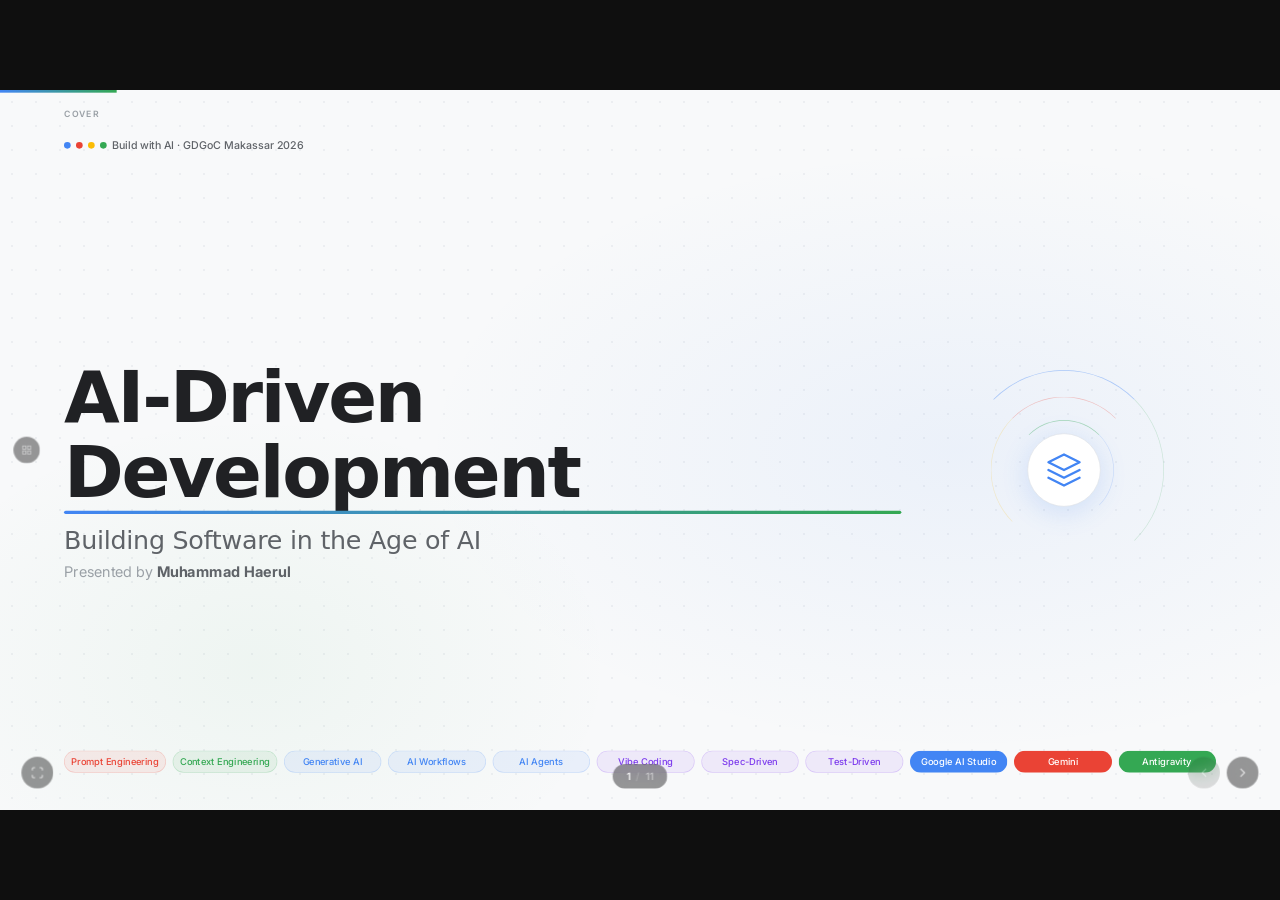
<file: base.html>
<!DOCTYPE html>
<html lang="en">

<head>
  <meta charset="UTF-8" />
  <meta name="viewport" content="width=device-width, initial-scale=1.0" />
  <title>AI-Driven Development — GDGoC Makassar 2026</title>
  <link rel="preconnect" href="https://fonts.googleapis.com" />
  <link rel="preconnect" href="https://fonts.gstatic.com" crossorigin />
  <link
    href="https://fonts.googleapis.com/css2?family=Google+Sans:wght@400;500;700&family=Google+Sans+Display:wght@400;700&family=DM+Mono:wght@400;500&family=Inter:wght@300;400;500;600&display=swap"
    rel="stylesheet" />
  <link rel="stylesheet" href="base.css" />
</head>

<body>

  <div class="slide-scaler" id="slideScaler">

    <div class="progress-bar" id="progressBar"></div>

    <div class="slide-counter" id="slideCounter">
      <span id="currentSlide">1</span>
      <span class="divider">/</span>
      <span id="totalSlides">11</span>
    </div>

    <div class="nav-controls">
      <button class="nav-btn" id="prevBtn" onclick="prevSlide()">
        <svg width="22" height="22" viewBox="0 0 24 24" fill="none" stroke="currentColor" stroke-width="2"
          stroke-linecap="round" stroke-linejoin="round">
          <polyline points="15 18 9 12 15 6"></polyline>
        </svg>
      </button>
      <button class="nav-btn" id="nextBtn" onclick="nextSlide()">
        <svg width="22" height="22" viewBox="0 0 24 24" fill="none" stroke="currentColor" stroke-width="2"
          stroke-linecap="round" stroke-linejoin="round">
          <polyline points="9 18 15 12 9 6"></polyline>
        </svg>
      </button>
    </div>

    <button class="fullscreen-btn" id="fullscreenBtn" onclick="toggleFullscreen()">
      <svg width="20" height="20" viewBox="0 0 24 24" fill="none" stroke="currentColor" stroke-width="2">
        <path d="M8 3H5a2 2 0 0 0-2 2v3m18 0V5a2 2 0 0 0-2-2h-3m0 18h3a2 2 0 0 0 2-2v-3M3 16v3a2 2 0 0 0 2 2h3" />
      </svg>
    </button>

    <div class="slides-container" id="slidesContainer">

      <!-- SLIDE 1 — COVER -->
      <section class="slide slide-cover active" id="slide-1">
        <div class="slide-label">Cover</div>
        <div class="cover-bg">
          <div class="cover-dots"></div>
          <div class="cover-gradient"></div>
        </div>
        <div class="slide-content cover-layout">
          <div class="cover-meta">
            <div class="event-badge">
              <span class="gdg-dot dot-blue"></span>
              <span class="gdg-dot dot-red"></span>
              <span class="gdg-dot dot-yellow"></span>
              <span class="gdg-dot dot-green"></span>
              <span class="event-text">Build with AI · GDGoC Makassar 2026</span>
            </div>
          </div>
          <div class="cover-body">
            <div class="cover-headline">
              <h1 class="cover-title">
                <span class="title-line accent-underline">AI-Driven Development</span>
              </h1>
              <h2 class="cover-subtitle">Building Software in the Age of AI</h2>
              <p class="cover-presenter">Presented by <strong>Muhammad Haerul</strong></p>
            </div>
            <div class="cover-visual">
              <div class="ai-orb">
                <div class="orb-ring ring-1"></div>
                <div class="orb-ring ring-2"></div>
                <div class="orb-ring ring-3"></div>
                <div class="orb-core">
                  <svg width="56" height="56" viewBox="0 0 24 24" fill="none">
                    <path d="M12 2L2 7l10 5 10-5-10-5zM2 17l10 5 10-5M2 12l10 5 10-5" stroke="#4285F4"
                      stroke-width="1.5" stroke-linecap="round" stroke-linejoin="round" />
                  </svg>
                </div>
              </div>
            </div>
          </div>
          <!-- Tags footer -->
          <div class="cover-tags-footer">
            <div class="cover-tags-footer-row">
              <span class="tag tag-red">Prompt Engineering</span>
              <span class="tag tag-green">Context Engineering</span>
              <span class="tag tag-blue">Generative AI</span>
              <span class="tag tag-blue">AI Workflows</span>
              <span class="tag tag-blue">AI Agents</span>
              <span class="tag tag-purple">Vibe Coding</span>
              <span class="tag tag-purple">Spec-Driven</span>
              <span class="tag tag-purple">Test-Driven</span>
              <span class="tag tag-google-solid tag-gai">Google AI Studio</span>
              <span class="tag tag-google-solid tag-gem">Gemini</span>
              <span class="tag tag-google-solid tag-anti">Antigravity</span>
              <span class="cover-tags-spacer"></span>
            </div>
          </div>
        </div>
      </section>

      <!-- SLIDE 2 — SPEAKER INTRO (Redesigned) -->
      <section class="slide slide-speaker" id="slide-2">
        <div class="slide-label">Speaker Introduction</div>
        <div class="spk-bg">
          <div class="spk-bg-grid"></div>
          <div class="spk-bg-glow-left"></div>
          <div class="spk-bg-glow-right"></div>
        </div>
        <div class="slide-content spk-layout">

          <!-- LEFT — Identity card -->
          <div class="spk-identity">
            <div class="spk-card">
              <div class="spk-avatar-wrap">
                <div class="spk-avatar-ring"></div>
                <div class="spk-avatar">
                  <img src="assets/images/muhammad haerul_formal photo.png" alt="Muhammad Haerul"
                    onerror="this.style.display='none'" />
                </div>
              </div>
              <div class="spk-name-block">
                <h2 class="spk-name">Muhammad Haerul, S.Kom</h2>
                <p class="spk-title-role">AI Engineer · 4 Years of Experience</p>
              </div>
              <div class="spk-edu-badge">
                <svg width="15" height="15" viewBox="0 0 24 24" fill="none" stroke="currentColor" stroke-width="2">
                  <path d="M4 4h16c1.1 0 2 .9 2 2v12c0 1.1-.9 2-2 2H4c-1.1 0-2-.9-2-2V6c0-1.1.9-2 2-2z" />
                  <polyline points="22,6 12,13 2,6" />
                </svg>
                <span>haerulmuhammad01@gmail.com</span>
              </div>
              <div class="spk-socials">
                <a href="https://github.com/muhammadhaerul25" target="_blank" class="spk-social-pill">
                  <svg width="13" height="13" viewBox="0 0 24 24" fill="none" stroke="currentColor" stroke-width="2">
                    <path
                      d="M9 19c-5 1.5-5-2.5-7-3m14 6v-3.87a3.37 3.37 0 0 0-.94-2.61c3.14-.35 6.44-1.54 6.44-7A5.44 5.44 0 0 0 20 4.77 5.07 5.07 0 0 0 19.91 1S18.73.65 16 2.48a13.38 13.38 0 0 0-7 0C6.27.65 5.09 1 5.09 1A5.07 5.07 0 0 0 5 4.77a5.44 5.44 0 0 0-1.5 3.78c0 5.42 3.3 6.61 6.44 7A3.37 3.37 0 0 0 9 18.13V22" />
                  </svg>
                  github.com/muhammadhaerul25
                </a>
                <a href="https://www.linkedin.com/in/muhammadhaerul" target="_blank"
                  class="spk-social-pill spk-social-accent">
                  <svg width="13" height="13" viewBox="0 0 24 24" fill="none" stroke="currentColor" stroke-width="2">
                    <path d="M16 8a6 6 0 0 1 6 6v7h-4v-7a2 2 0 0 0-2-2 2 2 0 0 0-2 2v7h-4v-7a6 6 0 0 1 6-6z" />
                    <rect x="2" y="9" width="4" height="12" />
                    <circle cx="4" cy="4" r="2" />
                  </svg>
                  linkedin.com/in/muhammadhaerul
                </a>
                <span class="spk-social-pill">
                  <svg width="13" height="13" viewBox="0 0 24 24" fill="none" stroke="currentColor" stroke-width="2">
                    <rect x="2" y="2" width="20" height="20" rx="5" ry="5" />
                    <path d="M16 11.37A4 4 0 1 1 12.63 8 4 4 0 0 1 16 11.37z" />
                    <line x1="17.5" y1="6.5" x2="17.51" y2="6.5" />
                  </svg>
                  @muhammadhaerul.25
                </span>
              </div>
            </div>
          </div>

          <!-- RIGHT — Education + Experience + Awards + Speakership -->
          <div class="spk-details spk-details-scrollable">

            <!-- Education -->
            <div class="spk-section">
              <div class="spk-section-header">
                <span class="spk-section-label">Education</span>
                <div class="spk-section-line"></div>
              </div>
              <div class="spk-timeline">
                <div class="spk-tl-item">
                  <div class="spk-tl-meta"><span class="spk-tl-year">2020</span></div>
                  <div class="spk-tl-dot" style="background:#4285F4"></div>
                  <div class="spk-tl-content">
                    <span class="spk-tl-role">Bachelor of Computer Science</span>
                    <span class="spk-tl-org">Universitas Hasanuddin</span>
                  </div>
                </div>
              </div>
            </div>

            <!-- Professional Experience -->
            <div class="spk-section">
              <div class="spk-section-header">
                <span class="spk-section-label">Professional Experience</span>
                <div class="spk-section-line"></div>
              </div>
              <div class="spk-timeline">
                <div class="spk-tl-item">
                  <div class="spk-tl-meta"><span class="spk-tl-year present">Now</span></div>
                  <div class="spk-tl-dot" style="background:#34A853;box-shadow:0 0 0 5px rgba(52,168,83,0.15)"></div>
                  <div class="spk-tl-content">
                    <span class="spk-tl-role">Co-Founder</span>
                    <span class="spk-tl-org">Aksarahub.id</span>
                  </div>
                </div>
                <div class="spk-tl-item">
                  <div class="spk-tl-meta"><span class="spk-tl-year present">2026</span></div>
                  <div class="spk-tl-dot" style="background:#34A853;box-shadow:0 0 0 5px rgba(52,168,83,0.12)"></div>
                  <div class="spk-tl-content">
                    <span class="spk-tl-role">AI Team Lead</span>
                    <span class="spk-tl-org">RevoU</span>
                  </div>
                </div>
                <div class="spk-tl-item">
                  <div class="spk-tl-meta"><span class="spk-tl-year">2025</span></div>
                  <div class="spk-tl-dot" style="background:#4285F4"></div>
                  <div class="spk-tl-content">
                    <span class="spk-tl-role">AI Engineer</span>
                    <span class="spk-tl-org">Paper.id</span>
                  </div>
                </div>
                <div class="spk-tl-item">
                  <div class="spk-tl-meta"><span class="spk-tl-year">2024</span></div>
                  <div class="spk-tl-dot" style="background:#4285F4"></div>
                  <div class="spk-tl-content">
                    <span class="spk-tl-role">Computer Vision Engineer</span>
                    <span class="spk-tl-org">Masa Geosciences</span>
                  </div>
                </div>
                <div class="spk-tl-item">
                  <div class="spk-tl-meta"><span class="spk-tl-year">2023</span></div>
                  <div class="spk-tl-dot" style="background:#EA4335"></div>
                  <div class="spk-tl-content">
                    <span class="spk-tl-role">AI &amp; IoT Engineer</span>
                    <span class="spk-tl-org">XL Axiata</span>
                  </div>
                </div>
                <div class="spk-tl-item">
                  <div class="spk-tl-meta"><span class="spk-tl-year">2022</span></div>
                  <div class="spk-tl-dot" style="background:#FBBC04"></div>
                  <div class="spk-tl-content">
                    <span class="spk-tl-role">AI &amp; Software Engineer</span>
                    <span class="spk-tl-org">Kementerian Pendidikan, Kebudayaan, Riset dan Teknologi RI</span>
                  </div>
                </div>
              </div>
            </div>

            <!-- Honors & Awards + Speakership in two columns -->
            <div class="spk-bottom-row">
              <div class="spk-section spk-section-half">
                <div class="spk-section-header">
                  <span class="spk-section-label">Honors &amp; Awards</span>
                  <div class="spk-section-line"></div>
                </div>
                <div class="spk-awards spk-awards-col">
                  <div class="spk-award spk-award-gold">
                    <span class="spk-award-medal">🥇</span>
                    <div class="spk-award-text">
                      <span class="spk-award-title">1st Place — Open The Gate Hackathon</span>
                      <span class="spk-award-year">2026</span>
                    </div>
                  </div>
                  <div class="spk-award spk-award-silver">
                    <span class="spk-award-medal">🥈</span>
                    <div class="spk-award-text">
                      <span class="spk-award-title">2nd Place — Binar Hackathon</span>
                      <span class="spk-award-year">2025</span>
                    </div>
                  </div>
                  <div class="spk-award">
                    <span class="spk-award-medal">🏅</span>
                    <div class="spk-award-text">
                      <span class="spk-award-title">Best Creativity — TechnoArt AI Hackathon</span>
                      <span class="spk-award-year">2025</span>
                    </div>
                  </div>
                  <div class="spk-award">
                    <span class="spk-award-medal">🏅</span>
                    <div class="spk-award-text">
                      <span class="spk-award-title">Top 10 — Healthkathon BPJS</span>
                      <span class="spk-award-year">2022</span>
                    </div>
                  </div>
                  <div class="spk-award">
                    <span class="spk-award-medal">🏅</span>
                    <div class="spk-award-text">
                      <span class="spk-award-title">Top 20 — AI Talent Hub Indonesia</span>
                      <span class="spk-award-year">2026</span>
                    </div>
                  </div>
                </div>
              </div>

              <div class="spk-section spk-section-half">
                <div class="spk-section-header">
                  <span class="spk-section-label">Speakership</span>
                  <div class="spk-section-line"></div>
                </div>
                <div class="spk-speak-list">
                  <div class="spk-speak-item">
                    <span class="spk-speak-dot" style="background:#4285F4"></span>
                    <div class="spk-speak-text">
                      <span class="spk-speak-title">Speaker — Webinar of AI for Cybersecurity</span>
                      <span class="spk-speak-org">BSSN · 2025</span>
                    </div>
                  </div>
                  <div class="spk-speak-item">
                    <span class="spk-speak-dot" style="background:#EA4335"></span>
                    <div class="spk-speak-text">
                      <span class="spk-speak-title">Speaker — Workshop of AI for Web Development</span>
                      <span class="spk-speak-org">Unsulbar · 2025</span>
                    </div>
                  </div>
                  <div class="spk-speak-item">
                    <span class="spk-speak-dot" style="background:#FBBC04"></span>
                    <div class="spk-speak-text">
                      <span class="spk-speak-title">Speaker — AI Demo Day</span>
                      <span class="spk-speak-org">Paper.id · 2025</span>
                    </div>
                  </div>
                  <div class="spk-speak-item">
                    <span class="spk-speak-dot" style="background:#34A853"></span>
                    <div class="spk-speak-text">
                      <span class="spk-speak-title">Speaker — AI &amp; IoT Visitation</span>
                      <span class="spk-speak-org">XL Axiata · 2024</span>
                    </div>
                  </div>
                </div>
              </div>
            </div>

          </div>
        </div>
      </section>

      <!-- SLIDE 3 — AGENDA -->
      <section class="slide slide-agenda" id="slide-3">
        <div class="slide-label">Agenda</div>
        <div class="slide-content agenda-layout">
          <div class="agenda-header">
            <p class="agenda-eyebrow">What we'll cover today</p>
            <h2 class="agenda-title">Agenda</h2>
          </div>
          <div class="agenda-chapters">
            <div class="chapter-item">
              <div class="chapter-num"><span class="chap-label">Chapter 1</span></div>
              <div class="chapter-content">
                <h3 class="chapter-title">AI Changed the Software Development Industry!</h3>
              </div>
              <div class="chapter-icon"><svg width="30" height="30" viewBox="0 0 24 24" fill="none" stroke="#4285F4"
                  stroke-width="1.5">
                  <circle cx="12" cy="12" r="10" />
                  <path d="M12 8v4l3 3" />
                </svg></div>
            </div>
            <div class="chapter-item">
              <div class="chapter-num"><span class="chap-label">Chapter 2</span></div>
              <div class="chapter-content">
                <h3 class="chapter-title">Prompt and Context Engineering for Developers</h3>
              </div>
              <div class="chapter-icon"><svg width="30" height="30" viewBox="0 0 24 24" fill="none" stroke="#EA4335"
                  stroke-width="1.5">
                  <path d="M21 15a2 2 0 0 1-2 2H7l-4 4V5a2 2 0 0 1 2-2h14a2 2 0 0 1 2 2z" />
                </svg></div>
            </div>
            <div class="chapter-item">
              <div class="chapter-num"><span class="chap-label">Chapter 3</span></div>
              <div class="chapter-content">
                <h3 class="chapter-title">Explore AI Applications with Gemini</h3>
              </div>
              <div class="chapter-icon"><svg width="30" height="30" viewBox="0 0 24 24" fill="none" stroke="#FBBC04"
                  stroke-width="1.5">
                  <polygon
                    points="12 2 15.09 8.26 22 9.27 17 14.14 18.18 21.02 12 17.77 5.82 21.02 7 14.14 2 9.27 8.91 8.26 12 2" />
                </svg></div>
            </div>
            <div class="chapter-item">
              <div class="chapter-num"><span class="chap-label">Chapter 4</span></div>
              <div class="chapter-content">
                <h3 class="chapter-title">AI-Driven Development with Antigravity</h3>
              </div>
              <div class="chapter-icon"><svg width="30" height="30" viewBox="0 0 24 24" fill="none" stroke="#34A853"
                  stroke-width="1.5">
                  <polyline points="22 12 18 12 15 21 9 3 6 12 2 12" />
                </svg></div>
            </div>
          </div>
          <div class="hands-on-card">
            <div class="hands-on-icon"><svg width="26" height="26" viewBox="0 0 24 24" fill="none" stroke="#4285F4"
                stroke-width="2">
                <rect x="3" y="3" width="18" height="18" rx="2" />
                <path d="M9 12l2 2 4-4" />
              </svg></div>
            <div class="hands-on-content">
              <span class="hands-on-label">Hands-On</span>
              <span class="hands-on-desc">Building a Prototype App with Prompting, Gemini & Antigravity</span>
            </div>
          </div>
        </div>
      </section>

      <!-- SLIDE 4 — MOST IMPORTANT LANGUAGE (3 steps) -->
      <section class="slide slide-reveal" id="slide-4" data-steps="3">
        <div class="slide-label">Most Important Language</div>

        <!-- Step 1: Question -->
        <div class="reveal-step step-1 active-step">
          <div class="reveal-bg">
            <div class="reveal-dot-grid"></div>
          </div>
          <div class="slide-content reveal-center">
            <h2 class="reveal-question">What Is the <br><span class="rq-highlight-blue">Most Important Language</span>
              <br>in the Age of AI?
            </h2>
          </div>
        </div>

        <!-- Step 2: Answer reveal -->
        <div class="reveal-step step-2">
          <div class="reveal-bg">
            <div class="reveal-dot-grid"></div>
          </div>
          <div class="slide-content reveal-center">
            <h2 class="reveal-question reveal-question-sm">What Is the <span class="rq-highlight-blue">Most Important
                Language</span> in the Age of AI?</h2>
            <div class="reveal-answer-block reveal-answer-pop">
              <div class="reveal-answer-heading">Natural Languages</div>
            </div>
          </div>
        </div>

        <!-- Step 3: Language list -->
        <div class="reveal-step step-3">
          <div class="reveal-bg">
            <div class="reveal-dot-grid"></div>
          </div>
          <div class="slide-content reveal-center">
            <h2 class="reveal-question reveal-question-sm">What Is the <span class="rq-highlight-blue">Most Important
                Language</span> in the Age of AI?</h2>
            <div class="reveal-answer-block">
              <div class="reveal-answer-heading">Natural Languages</div>
              <div class="reveal-langs">
                <span class="rl-pill">🇺🇸 English</span>
                <span class="rl-pill">🇨🇳 Mandarin</span>
                <span class="rl-pill">🇪🇸 Spanish</span>
                <span class="rl-pill">🇸🇦 Arabic</span>
                <span class="rl-pill">🇮🇩 Indonesian</span>
                <span class="rl-pill rl-pill-muted">& more…</span>
              </div>
            </div>
          </div>
        </div>
      </section>

      <!-- SLIDE 5 — WHY? (2 steps, smooth cross-fade) -->
      <section class="slide slide-reveal slide-reveal-dark" id="slide-5" data-steps="2">
        <div class="slide-label">Why Natural Language?</div>
        <div class="reveal-step step-1 active-step">
          <div class="reveal-bg reveal-bg-dark">
            <div class="reveal-grid-lines"></div>
          </div>
          <div class="slide-content reveal-center">
            <h2 class="reveal-question reveal-question-dark">Why?</h2>
          </div>
        </div>
        <div class="reveal-step step-2 reveal-step-crossfade">
          <div class="reveal-bg reveal-bg-dark">
            <div class="reveal-grid-lines"></div>
          </div>
          <div class="slide-content reveal-center">
            <h2 class="reveal-question reveal-question-dark reveal-question-sm why-question-persist">Why?</h2>
            <div class="reveal-answer-block reveal-answer-dark reveal-answer-why-pop">
              <div class="reveal-answer-heading reveal-answer-heading-dark">Because <span
                  class="rq-highlight-blue-on-dark">AI</span> Has Changed the Way We <br><span
                  class="rq-highlight-grad">Develop Software</span>!</div>
            </div>
          </div>
        </div>
      </section>

      <!-- SLIDE 6 — CHAPTER 1 -->
      <section class="slide slide-chapter" id="slide-6">
        <div class="slide-label">Chapter 1</div>
        <div class="chapter-bg">
          <div class="chapter-bg-number">01</div>
        </div>
        <div class="slide-content chapter-layout">
          <div class="chapter-badge"><span class="gdg-dot dot-blue"></span> Chapter 1</div>
          <h2 class="chapter-heading">AI Changed the<br>Software Development Industry!</h2>
          <!-- two-line enforced via CSS white-space on chapter-heading -->
          <p class="chapter-desc">Understanding the shift from traditional coding to AI-assisted development<br>and the
            rise of natural language interfaces.</p>
          <div class="chapter-accent-line"></div>
        </div>
      </section>

      <!-- SLIDE 7 — CHAPTER 2 -->
      <section class="slide slide-chapter chapter-red" id="slide-7">
        <div class="slide-label">Chapter 2</div>
        <div class="chapter-bg">
          <div class="chapter-bg-number">02</div>
        </div>
        <div class="slide-content chapter-layout">
          <div class="chapter-badge" style="color:#EA4335"><span class="gdg-dot dot-red"></span> Chapter 2</div>
          <h2 class="chapter-heading">Prompt &amp; Context<br>Engineering for Developers</h2>
          <p class="chapter-desc">Mastering the art of crafting effective prompts and managing context<br>to maximize AI
            model performance and reliability.</p>
          <div class="chapter-accent-line" style="background:#EA4335"></div>
        </div>
      </section>

      <!-- SLIDE 8 — CHAPTER 3 -->
      <section class="slide slide-chapter chapter-yellow" id="slide-8">
        <div class="slide-label">Chapter 3</div>
        <div class="chapter-bg">
          <div class="chapter-bg-number">03</div>
        </div>
        <div class="slide-content chapter-layout">
          <div class="chapter-badge" style="color:#FBBC04"><span class="gdg-dot dot-yellow"></span> Chapter 3</div>
          <h2 class="chapter-heading">Explore AI Applications<br>with Gemini</h2>
          <p class="chapter-desc">Exploring practical applications of Gemini, showcasing how to integrate<br>advanced AI
            capabilities into modern products.</p>
          <div class="chapter-accent-line" style="background:#FBBC04"></div>
        </div>
      </section>

      <!-- SLIDE 9 — CHAPTER 4 -->
      <section class="slide slide-chapter chapter-green" id="slide-9">
        <div class="slide-label">Chapter 4</div>
        <div class="chapter-bg">
          <div class="chapter-bg-number">04</div>
        </div>
        <div class="slide-content chapter-layout">
          <div class="chapter-badge" style="color:#34A853"><span class="gdg-dot dot-green"></span> Chapter 4</div>
          <h2 class="chapter-heading">AI-Driven Development<br>with Antigravity</h2>
          <p class="chapter-desc">Unleashing the power of agentic coding with Antigravity to build complex<br>systems
            through autonomous, multi-step execution.</p>
          <div class="chapter-accent-line" style="background:#34A853"></div>
        </div>
      </section>

      <!-- SLIDE 10 — HANDS-ON -->
      <section class="slide slide-handson" id="slide-10">
        <div class="slide-label">Hands-On</div>
        <div class="handson-bg"></div>
        <div class="slide-content handson-layout">
          <div class="handson-badge">
            <svg width="22" height="22" viewBox="0 0 24 24" fill="none" stroke="currentColor" stroke-width="2">
              <rect x="3" y="3" width="18" height="18" rx="2" />
              <path d="M9 12l2 2 4-4" />
            </svg>
            Hands-On Session
          </div>
          <h2 class="handson-title">Build a Prototype App<br>with Prompting, Gemini & Antigravity</h2>
          <p class="handson-subtitle">An interactive session where we combine all tools and techniques to build a fully
            functional prototype from the ground up.</p>
        </div>
      </section>

      <!-- SLIDE 11 — CLOSING -->
      <section class="slide slide-closing" id="slide-11">
        <div class="slide-label">Closing</div>
        <div class="closing-bg">
          <div class="closing-dots"></div>
        </div>
        <div class="slide-content closing-layout">
          <div class="closing-gdg-dots">
            <span class="gdg-dot dot-blue lg"></span>
            <span class="gdg-dot dot-red lg"></span>
            <span class="gdg-dot dot-yellow lg"></span>
            <span class="gdg-dot dot-green lg"></span>
          </div>
          <h2 class="closing-title">"<em>AI won't replace developers</em>, <br>but developers who use AI will replace
            those who don't"</h2>
          <div class="closing-divider"></div>
          <div class="closing-meta">
            <div class="closing-speaker">
              <img class="speaker-avatar sm" src="assets/images/muhammad haerul_formal photo_zoom_in.png"
                alt="Muhammad Haerul" />
              <div>
                <strong>Muhammad Haerul</strong>
                <span>AI Engineer · Co-Founder Aksarahub.id</span>
              </div>
            </div>
            <div class="closing-event"><span>Build with AI · GDGoC Makassar 2026</span></div>
          </div>
        </div>
      </section>

    </div><!-- /slides-container -->

    <div class="slide-map" id="slideMap">
      <button class="map-toggle" onclick="toggleSlideMap()" title="Slide overview">
        <svg width="16" height="16" viewBox="0 0 24 24" fill="none" stroke="currentColor" stroke-width="2">
          <rect x="3" y="3" width="7" height="7" />
          <rect x="14" y="3" width="7" height="7" />
          <rect x="14" y="14" width="7" height="7" />
          <rect x="3" y="14" width="7" height="7" />
        </svg>
      </button>
    </div>

  </div><!-- /slide-scaler -->

  <script src="scaler.js"></script>
  <script src="base.js"></script>
</body>

</html>
</file>
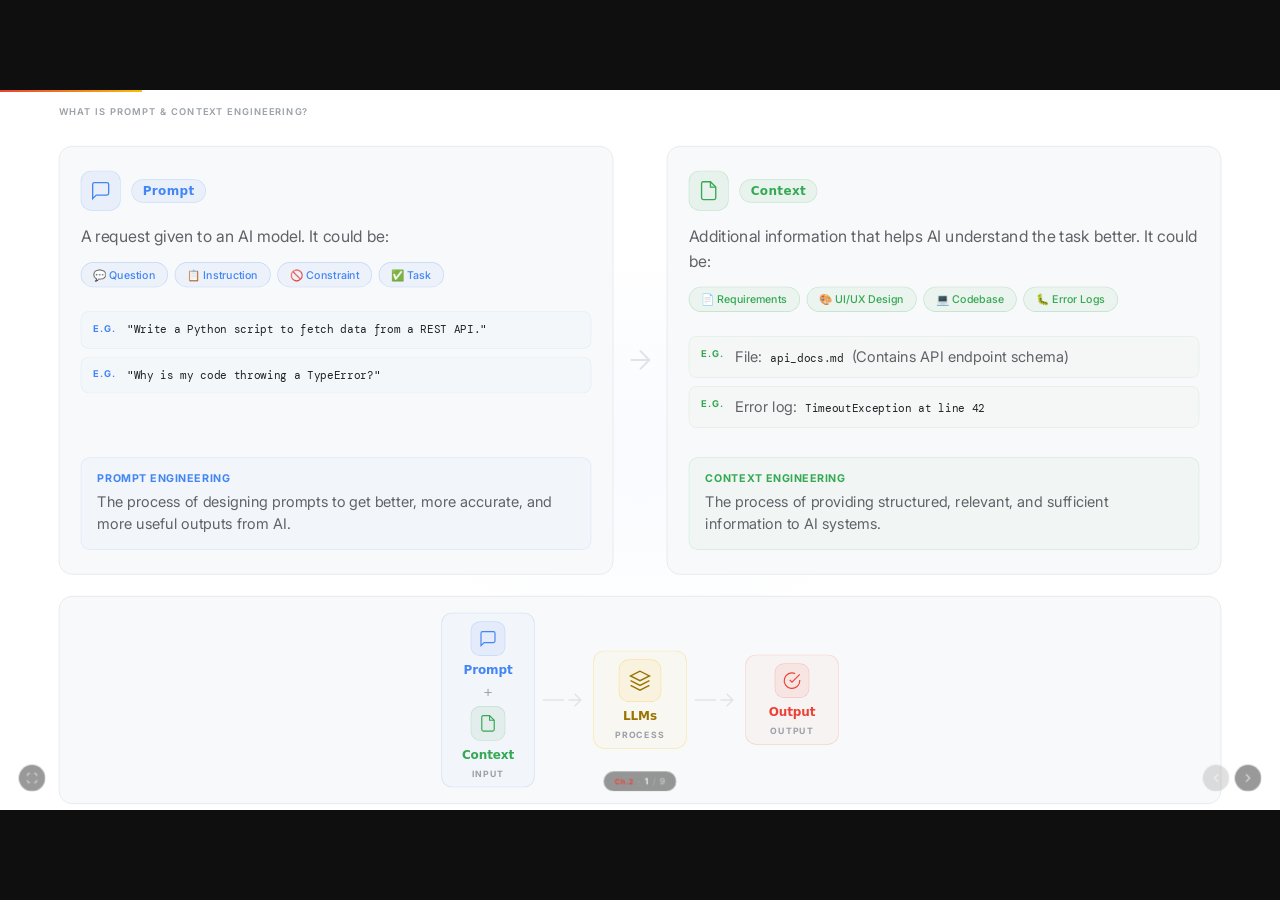
<file: chapter2.html>
<!DOCTYPE html>
<html lang="en">

<head>
  <meta charset="UTF-8" />
  <meta name="viewport" content="width=device-width, initial-scale=1.0" />
  <title>Chapter 2 — Prompt & Context Engineering for Developers</title>
  <link rel="preconnect" href="https://fonts.googleapis.com" />
  <link rel="preconnect" href="https://fonts.gstatic.com" crossorigin />
  <link
    href="https://fonts.googleapis.com/css2?family=Google+Sans:wght@400;500;700&family=Google+Sans+Display:wght@400;700&family=DM+Mono:wght@400;500&family=Inter:wght@300;400;500;600&display=swap"
    rel="stylesheet" />
  <link rel="stylesheet" href="chapter2.css" />
</head>

<body>

  <!-- Slide Scaler — Fixed 16:9 -->
  <div class="slide-scaler" id="slideScaler">

    <div class="progress-bar" id="progressBar"></div>

    <div class="slide-counter" id="slideCounter">
      <span class="counter-chapter">Ch.2</span>
      <span class="divider">·</span>
      <span id="currentSlide">1</span>
      <span class="divider">/</span>
      <span id="totalSlides">9</span>
    </div>

    <div class="nav-controls">
      <button class="nav-btn" id="prevBtn" onclick="prevSlide()">
        <svg width="20" height="20" viewBox="0 0 24 24" fill="none" stroke="currentColor" stroke-width="2"
          stroke-linecap="round" stroke-linejoin="round">
          <polyline points="15 18 9 12 15 6"></polyline>
        </svg>
      </button>
      <button class="nav-btn" id="nextBtn" onclick="nextSlide()">
        <svg width="20" height="20" viewBox="0 0 24 24" fill="none" stroke="currentColor" stroke-width="2"
          stroke-linecap="round" stroke-linejoin="round">
          <polyline points="9 18 15 12 9 6"></polyline>
        </svg>
      </button>
    </div>

    <button class="fullscreen-btn" onclick="toggleFullscreen()">
      <svg width="18" height="18" viewBox="0 0 24 24" fill="none" stroke="currentColor" stroke-width="2">
        <path d="M8 3H5a2 2 0 0 0-2 2v3m18 0V5a2 2 0 0 0-2-2h-3m0 18h3a2 2 0 0 0 2-2v-3M3 16v3a2 2 0 0 0 2 2h3" />
      </svg>
    </button>

    <div class="slides-container" id="slidesContainer">

      <!-- ============================
         SLIDE C2-1 — WHAT IS PROMPT & CONTEXT ENGINEERING?
         ============================ -->
      <section class="slide slide-pce-intro active" id="slide-1">
        <div class="slide-label">What Is Prompt &amp; Context Engineering?</div>
        <div class="pce-bg">
          <div class="pce-dot-grid"></div>
          <div class="pce-glow"></div>
        </div>
        <div class="slide-content pce-intro-layout">

          <!-- Top row: 3 concept cards -->
          <div class="pce-top-row">

            <!-- Prompt -->
            <div class="pce-concept-card pce-card-prompt">
              <div class="pce-card-header">
                <div class="pce-card-icon" style="background:rgba(66,133,244,0.08); border-color:rgba(66,133,244,0.2);">
                  <svg width="32" height="32" viewBox="0 0 24 24" fill="none" stroke="#4285F4" stroke-width="1.5">
                    <path d="M21 15a2 2 0 0 1-2 2H7l-4 4V5a2 2 0 0 1 2-2h14a2 2 0 0 1 2 2z" />
                  </svg>
                </div>
                <div>
                  <div class="pce-card-badge"
                    style="color:#4285F4; background:rgba(66,133,244,0.07); border-color:rgba(66,133,244,0.2);">Prompt
                  </div>
                </div>
              </div>
              <p class="pce-card-def">A request given to an AI model. It could be:</p>
              <div class="pce-tag-list">
                <span class="pce-tag pce-tag-blue">💬 Question</span>
                <span class="pce-tag pce-tag-blue">📋 Instruction</span>
                <span class="pce-tag pce-tag-blue">🚫 Constraint</span>
                <span class="pce-tag pce-tag-blue">✅ Task</span>
              </div>
              <div class="pce-example-list">
                <div class="pce-example-item pce-ex-prompt">
                  <span class="pce-example-label">e.g.</span>
                  <span class="pce-example-text">"Write a Python script to fetch data from a REST API."</span>
                </div>
                <div class="pce-example-item pce-ex-prompt">
                  <span class="pce-example-label">e.g.</span>
                  <span class="pce-example-text">"Why is my code throwing a TypeError?"</span>
                </div>
              </div>
              <div class="pce-eng-block">
                <div class="pce-eng-label">Prompt Engineering</div>
                <p class="pce-eng-desc">The process of designing prompts to get better, more accurate, and more useful
                  outputs from AI.</p>
              </div>
            </div>

            <!-- Arrow -->
            <div class="pce-flow-arrow">
              <svg width="48" height="48" viewBox="0 0 24 24" fill="none" stroke="var(--border)" stroke-width="1.5">
                <path d="M5 12h14M12 5l7 7-7 7" />
              </svg>
            </div>

            <!-- Context -->
            <div class="pce-concept-card pce-card-context">
              <div class="pce-card-header">
                <div class="pce-card-icon" style="background:rgba(52,168,83,0.08); border-color:rgba(52,168,83,0.2);">
                  <svg width="32" height="32" viewBox="0 0 24 24" fill="none" stroke="#34A853" stroke-width="1.5">
                    <path d="M14 2H6a2 2 0 0 0-2 2v16a2 2 0 0 0 2 2h12a2 2 0 0 0 2-2V8z" />
                    <polyline points="14 2 14 8 20 8" />
                  </svg>
                </div>
                <div>
                  <div class="pce-card-badge"
                    style="color:#34A853; background:rgba(52,168,83,0.07); border-color:rgba(52,168,83,0.2);">Context
                  </div>
                </div>
              </div>
              <p class="pce-card-def">Additional information that helps AI understand the task better. It could be:</p>
              <div class="pce-tag-list">
                <span class="pce-tag pce-tag-green">📄 Requirements</span>
                <span class="pce-tag pce-tag-green">🎨 UI/UX Design</span>
                <span class="pce-tag pce-tag-green">💻 Codebase</span>
                <span class="pce-tag pce-tag-green">🐛 Error Logs</span>
              </div>
              <div class="pce-example-list">
                <div class="pce-example-item pce-ex-context">
                  <span class="pce-example-label">e.g.</span>
                  <span class="pce-example-text">File: <code>api_docs.md</code> (Contains API endpoint schema)</span>
                </div>
                <div class="pce-example-item pce-ex-context">
                  <span class="pce-example-label">e.g.</span>
                  <span class="pce-example-text">Error log: <code>TimeoutException at line 42</code></span>
                </div>
              </div>
              <div class="pce-eng-block" style="border-color:rgba(52,168,83,0.15); background:rgba(52,168,83,0.03);">
                <div class="pce-eng-label" style="color:#34A853;">Context Engineering</div>
                <p class="pce-eng-desc">The process of providing structured, relevant, and sufficient information to AI
                  systems.</p>
              </div>
            </div>

          </div>

          <!-- Improved Pipeline: Input → Process → Output -->
          <div class="pce-pipeline-v2">
            <div class="pce-pipe-stage pce-stage-input">
              <div class="pce-stage-icon" style="background:rgba(66,133,244,0.08); border-color:rgba(66,133,244,0.2);">
                <svg width="28" height="28" viewBox="0 0 24 24" fill="none" stroke="#4285F4" stroke-width="1.5">
                  <path d="M21 15a2 2 0 0 1-2 2H7l-4 4V5a2 2 0 0 1 2-2h14a2 2 0 0 1 2 2z" />
                </svg>
              </div>
              <div class="pce-stage-label" style="color:#4285F4;">Prompt</div>
              <div class="pce-stage-sub">+</div>
              <div class="pce-stage-icon" style="background:rgba(52,168,83,0.08); border-color:rgba(52,168,83,0.2);">
                <svg width="28" height="28" viewBox="0 0 24 24" fill="none" stroke="#34A853" stroke-width="1.5">
                  <path d="M14 2H6a2 2 0 0 0-2 2v16a2 2 0 0 0 2 2h12a2 2 0 0 0 2-2V8z" />
                  <polyline points="14 2 14 8 20 8" />
                </svg>
              </div>
              <div class="pce-stage-label" style="color:#34A853;">Context</div>
              <div class="pce-stage-caption">INPUT</div>
            </div>

            <div class="pce-pipe-connector">
              <div class="pce-pipe-line"></div>
              <svg width="32" height="32" viewBox="0 0 24 24" fill="none" stroke="var(--border)" stroke-width="1.5">
                <path d="M5 12h14M12 5l7 7-7 7" />
              </svg>
            </div>

            <div class="pce-pipe-stage pce-stage-process">
              <div class="pce-stage-icon pce-icon-ai"
                style="background:rgba(251,188,4,0.08); border-color:rgba(251,188,4,0.3);">
                <svg width="34" height="34" viewBox="0 0 24 24" fill="none" stroke="#9A7400" stroke-width="1.5">
                  <path d="M12 2L2 7l10 5 10-5-10-5z" />
                  <path d="M2 17l10 5 10-5M2 12l10 5 10-5" />
                </svg>
              </div>
              <div class="pce-stage-label" style="color:#9A7400;">LLMs</div>
              <div class="pce-stage-caption">PROCESS</div>
            </div>

            <div class="pce-pipe-connector">
              <div class="pce-pipe-line"></div>
              <svg width="32" height="32" viewBox="0 0 24 24" fill="none" stroke="var(--border)" stroke-width="1.5">
                <path d="M5 12h14M12 5l7 7-7 7" />
              </svg>
            </div>

            <div class="pce-pipe-stage pce-stage-output">
              <div class="pce-stage-icon" style="background:rgba(234,67,53,0.08); border-color:rgba(234,67,53,0.2);">
                <svg width="28" height="28" viewBox="0 0 24 24" fill="none" stroke="#EA4335" stroke-width="1.5">
                  <path d="M22 11.08V12a10 10 0 1 1-5.93-9.14" />
                  <polyline points="22 4 12 14.01 9 11.01" />
                </svg>
              </div>
              <div class="pce-stage-label" style="color:#EA4335;">Output</div>
              <div class="pce-stage-caption">OUTPUT</div>
            </div>
          </div>

        </div>
      </section>

      <!-- ============================
         SLIDE C2-2 — WHY DOES IT MATTER?
         ============================ -->
      <section class="slide slide-why-matter" id="slide-2">
        <div class="slide-label">Why Does It Matter?</div>
        <div class="why-bg">
          <div class="why-grid"></div>
        </div>
        <div class="slide-content why-layout">

          <div class="why-header">
            <p class="why-eyebrow">How LLMs Actually Work</p>
            <h2 class="why-title">Why Does It Matter?</h2>
          </div>

          <div class="why-body">
            <!-- Left: LLM Token Prediction Illustration -->
            <div class="why-left">
              <div class="why-mech-card">
                <div class="why-mech-header">
                  <div class="why-mech-icon">
                    <svg width="28" height="28" viewBox="0 0 24 24" fill="none" stroke="#4285F4" stroke-width="1.5">
                      <path d="M12 2L2 7l10 5 10-5-10-5z" />
                      <path d="M2 17l10 5 10-5M2 12l10 5 10-5" />
                    </svg>
                  </div>
                  <span>LLM: Next-Token Prediction</span>
                </div>

                <!-- Interactive Token Prediction Visual -->
                <div class="llm-token-visual">
                  <div class="llm-token-row">
                    <div class="llm-token t-done">Artificial</div>
                    <div class="llm-token t-done">→ Intelligence</div>
                    <div class="llm-token t-done">→ is</div>
                    <div class="llm-token t-done">→ the</div>
                    <div class="llm-token t-done">→ ability</div>
                    <div class="llm-token t-done">→ of</div>
                    <div class="llm-token t-done">→ machines</div>
                    <div class="llm-token t-done">→ to</div>
                    <div class="llm-token t-predicting" id="predToken">???</div>
                  </div>
                  <div class="llm-pred-bar-group" id="predBars">
                    <div class="llm-pred-row">
                      <span class="llm-pred-word">learn</span>
                      <div class="llm-pred-bar">
                        <div class="llm-pred-fill" style="width:65%; background:#34A853;"></div>
                      </div>
                      <span class="llm-pred-pct">65%</span>
                    </div>
                    <div class="llm-pred-row">
                      <span class="llm-pred-word">reason</span>
                      <div class="llm-pred-bar">
                        <div class="llm-pred-fill" style="width:22%; background:#FBBC04;"></div>
                      </div>
                      <span class="llm-pred-pct">22%</span>
                    </div>
                    <div class="llm-pred-row">
                      <span class="llm-pred-word">think</span>
                      <div class="llm-pred-bar">
                        <div class="llm-pred-fill" style="width:13%; background:#EA4335;"></div>
                      </div>
                      <span class="llm-pred-pct">13%</span>
                    </div>
                  </div>
                  <div class="llm-token-result">
                    <span class="llm-chosen">✓ Chosen: <strong>"learn"</strong></span>
                    <span class="llm-loop">→ Repeat for every next token</span>
                  </div>
                </div>

                <div class="why-mech-items">
                  <div class="why-mech-item">
                    <div class="why-mech-num">01</div>
                    <div><strong>LLMs are not databases</strong><span>LLMs contain billions of parameters encoding
                        patterns — not stored facts</span></div>
                  </div>
                  <div class="why-mech-item">
                    <div class="why-mech-num">02</div>
                    <div><strong>LLMs predict tokens</strong><span>Works by predicting the most probable next token from
                        the entire context</span></div>
                  </div>
                  <div class="why-mech-item">
                    <div class="why-mech-num">03</div>
                    <div><strong>Better input → better output</strong><span>Clear prompts and relevant context reshape
                        the probability distribution toward more accurate outputs</span></div>
                  </div>
                </div>
              </div>
            </div>

            <!-- Right: quality cards -->
            <div class="why-right">
              <div class="why-quality-card why-quality-good">
                <div class="why-quality-badge why-badge-good">
                  <svg width="18" height="18" viewBox="0 0 24 24" fill="none" stroke="currentColor" stroke-width="2.5">
                    <polyline points="20 6 9 17 4 12" />
                  </svg>
                  Clear &amp; Detailed Prompt
                </div>
                <p class="why-quality-text">LLM predicts <strong>better, more accurate output</strong></p>
                <div class="why-quality-bar">
                  <div class="why-bar-fill why-bar-good" style="width:88%"></div>
                </div>
                <span class="why-bar-label">Output Quality</span>
              </div>

              <div class="why-quality-card why-quality-bad">
                <div class="why-quality-badge why-badge-bad">
                  <svg width="18" height="18" viewBox="0 0 24 24" fill="none" stroke="currentColor" stroke-width="2.5">
                    <line x1="18" y1="6" x2="6" y2="18" />
                    <line x1="6" y1="6" x2="18" y2="18" />
                  </svg>
                  Vague &amp; Incomplete Prompt
                </div>
                <p class="why-quality-text">LLM predicts <strong>scattered, generic, or wrong output</strong></p>
                <div class="why-quality-bar">
                  <div class="why-bar-fill why-bar-bad" style="width:28%"></div>
                </div>
                <span class="why-bar-label">Output Quality</span>
              </div>

              <div class="why-insight">
                <div class="why-insight-icon">
                  <svg width="24" height="24" viewBox="0 0 24 24" fill="none" stroke="#4285F4" stroke-width="2">
                    <circle cx="12" cy="12" r="10" />
                    <path d="M12 8v4M12 16h.01" />
                  </svg>
                </div>
                <p>Better input → better probability distribution → better predicted tokens → better output. Prompt
                  &amp; Context Engineering shapes that probability distribution.</p>
              </div>
            </div>
          </div>

        </div>
      </section>

      <!-- ============================
         SLIDE C2-3 — TECHNIQUES OVERVIEW
         ============================ -->
      <section class="slide slide-techniques" id="slide-3">
        <div class="slide-label">Prompt &amp; Context Engineering Techniques</div>
        <div class="tech-bg">
          <div class="tech-dot-grid"></div>
        </div>
        <div class="slide-content techniques-layout">

          <div class="tech-header">
            <p class="tech-eyebrow">5 Core Techniques</p>
            <h2 class="tech-title">Prompt &amp; Context Engineering Techniques</h2>
          </div>

          <div class="tech-cards">
            <div class="tech-card">
              <div class="tech-card-num">01</div>
              <div class="tech-card-icon" style="border-color:rgba(66,133,244,0.25); background:rgba(66,133,244,0.06);">
                <svg width="34" height="34" viewBox="0 0 24 24" fill="none" stroke="#4285F4" stroke-width="1.5">
                  <circle cx="12" cy="8" r="4" />
                  <path d="M20 21a8 8 0 1 0-16 0" />
                </svg>
              </div>
              <h3 class="tech-card-title">Persona &amp; System</h3>
              <p class="tech-card-desc">Set the role, expertise, behaviour, and tone for the AI before the task begins.
              </p>
              <div class="tech-card-tag"
                style="color:#4285F4; border-color:rgba(66,133,244,0.25); background:rgba(66,133,244,0.05);">Role
                Definition</div>
            </div>
            <div class="tech-card">
              <div class="tech-card-num">02</div>
              <div class="tech-card-icon" style="border-color:rgba(234,67,53,0.25); background:rgba(234,67,53,0.06);">
                <svg width="34" height="34" viewBox="0 0 24 24" fill="none" stroke="#EA4335" stroke-width="1.5">
                  <path d="M9 11l3 3L22 4" />
                  <path d="M21 12v7a2 2 0 0 1-2 2H5a2 2 0 0 1-2-2V5a2 2 0 0 1 2-2h11" />
                </svg>
              </div>
              <h3 class="tech-card-title">Few Shot</h3>
              <p class="tech-card-desc">Provide examples to control the structure and style of the expected output.</p>
              <div class="tech-card-tag"
                style="color:#EA4335; border-color:rgba(234,67,53,0.25); background:rgba(234,67,53,0.05);">Examples
              </div>
            </div>
            <div class="tech-card">
              <div class="tech-card-num">03</div>
              <div class="tech-card-icon" style="border-color:rgba(251,188,4,0.3); background:rgba(251,188,4,0.06);">
                <svg width="34" height="34" viewBox="0 0 24 24" fill="none" stroke="#9A7400" stroke-width="1.5">
                  <polyline points="22 12 18 12 15 21 9 3 6 12 2 12" />
                </svg>
              </div>
              <h3 class="tech-card-title">Chain of Thought</h3>
              <p class="tech-card-desc">Guide AI to solve problems step by step, showing its reasoning before the final
                answer.</p>
              <div class="tech-card-tag"
                style="color:#9A7400; border-color:rgba(251,188,4,0.3); background:rgba(251,188,4,0.06);">Step-by-Step
              </div>
            </div>
            <div class="tech-card">
              <div class="tech-card-num">04</div>
              <div class="tech-card-icon" style="border-color:rgba(52,168,83,0.25); background:rgba(52,168,83,0.06);">
                <svg width="34" height="34" viewBox="0 0 24 24" fill="none" stroke="#34A853" stroke-width="1.5">
                  <line x1="6" y1="3" x2="6" y2="15" />
                  <circle cx="18" cy="6" r="3" />
                  <circle cx="6" cy="18" r="3" />
                  <path d="M18 9a9 9 0 0 1-9 9" />
                </svg>
              </div>
              <h3 class="tech-card-title">Tree of Thought</h3>
              <p class="tech-card-desc">Explore multiple reasoning paths simultaneously, evaluate each, and select the
                best.</p>
              <div class="tech-card-tag"
                style="color:#34A853; border-color:rgba(52,168,83,0.25); background:rgba(52,168,83,0.05);">Multi-Path
              </div>
            </div>
            <div class="tech-card">
              <div class="tech-card-num">05</div>
              <div class="tech-card-icon" style="border-color:rgba(66,133,244,0.25); background:rgba(66,133,244,0.06);">
                <svg width="34" height="34" viewBox="0 0 24 24" fill="none" stroke="#4285F4" stroke-width="1.5">
                  <rect x="3" y="3" width="6" height="6" rx="1" />
                  <rect x="15" y="3" width="6" height="6" rx="1" />
                  <rect x="9" y="15" width="6" height="6" rx="1" />
                  <path d="M6 9v3a3 3 0 0 0 3 3h6a3 3 0 0 0 3-3V9" />
                  <path d="M12 12v3" />
                </svg>
              </div>
              <h3 class="tech-card-title">Multi Stages</h3>
              <p class="tech-card-desc">Break complex tasks into a sequence of focused prompts — output of one feeds the
                next.</p>
              <div class="tech-card-tag"
                style="color:#4285F4; border-color:rgba(66,133,244,0.25); background:rgba(66,133,244,0.05);">Pipeline
              </div>
            </div>
          </div>

        </div>
      </section>

      <!-- ============================
         SLIDE C2-4 — TECHNIQUE 1: PERSONA & SYSTEM
         ============================ -->
      <section class="slide slide-technique-detail slide-persona" id="slide-4">
        <div class="slide-label">Technique 01 — Persona &amp; System</div>
        <div class="slide-content technique-layout">

          <div class="technique-left">
            <div class="technique-badge"
              style="color:#4285F4; background:rgba(66,133,244,0.08); border-color:rgba(66,133,244,0.2);">
              Technique 1
            </div>
            <h2 class="technique-title">Persona &amp; System</h2>
            <p class="technique-def">Set the role, expertise, behaviour, constraint, and tone for the AI before the task
              begins — for the entire conversation.</p>

            <div class="technique-structure">
              <div class="ts-label">Structure</div>
              <div class="ts-items">
                <div class="ts-item"><span class="ts-key" style="color:#4285F4">Role</span><span class="ts-val">Assign a
                    <em>specific persona</em> and role</span></div>
                <div class="ts-item"><span class="ts-key" style="color:#34A853">Expertise</span><span
                    class="ts-val">Define the <em>knowledge domain</em></span></div>
                <div class="ts-item"><span class="ts-key" style="color:#FBBC04">Behavior</span><span
                    class="ts-val">Instruct <em>how</em> to act and respond</span></div>
                <div class="ts-item"><span class="ts-key" style="color:#EA4335">Constraints</span><span
                    class="ts-val">Set <em>strict rules</em> on what to avoid</span></div>
                <div class="ts-item"><span class="ts-key" style="color:#4285F4">Audience</span><span
                    class="ts-val">Define the <em>target profile</em> for the tone</span></div>
              </div>
            </div>

            <div class="technique-usage" style="margin-top: 10px;">
              <div class="ts-label">When to Use</div>
              <p style="color: var(--text-secondary); font-size: 20px; line-height: 1.55; margin-top: 10px;">
                When you need a consistent <strong>persona</strong>, specific domain <strong>expertise</strong>, or
                strict <strong>behavioral constraints</strong> across a conversation.
              </p>
            </div>

            <div class="technique-reference">
              <div class="ts-label">References</div>
              <div class="technique-ref">
                <svg width="28" height="28" viewBox="0 0 24 24" fill="none" stroke="#4285F4" stroke-width="2">
                  <path d="M4 19.5A2.5 2.5 0 0 1 6.5 17H20" />
                  <path d="M6.5 2H20v20H6.5A2.5 2.5 0 0 1 4 19.5v-15A2.5 2.5 0 0 1 6.5 2z" />
                </svg>
                <div class="ref-content">
                  <span class="ref-meaning">Role-play prompting consistently surpasses the standard zero-shot approach
                    across most benchmarks.</span>
                  <span class="ref-highlight">Notably, accuracy on AQuA rises from 53.5% → <strong>63.8%</strong>
                    (+10.3%).</span>
                  <span class="ref-citation">(Kong et al., 2023; Expert Prompting paper, 2023)</span>
                </div>
              </div>
            </div>
          </div>

          <div class="technique-right">
            <div class="compare-blocks">
              <div class="compare-block compare-block-bad">
                <span class="compare-badge compare-bad" style="align-self: flex-start; margin-bottom: -4px;"><svg
                    width="16" height="16" viewBox="0 0 24 24" fill="none" stroke="currentColor" stroke-width="2.5">
                    <line x1="18" y1="6" x2="6" y2="18" />
                    <line x1="6" y1="6" x2="18" y2="18" />
                  </svg>Bad Prompt</span>
                <div class="cb-label">Input</div>
                <div class="cb-text">"Explain what AI Agents are"</div>
                <div class="cb-label" style="margin-top: 12px;">Output</div>
                <div class="cb-text" style="color: var(--text-secondary);">"An AI agent is an autonomous software entity
                  that perceives its environment through sensors and takes actions using effectors to maximize expected
                  utility. It relies on a continuous perception-cognition-action cycle and utilizes complex Markov
                  Decision Processes..."</div>
                <div class="cb-output-tag"
                  style="color:#EA4335; background:rgba(234,67,53,0.08); border-color:rgba(234,67,53,0.2); border-radius:100px; padding:6px 16px; font-size:14px; font-weight:600; border:1px solid; align-self:flex-start; margin-top:auto;">
                  Generic, jargon-heavy</div>
              </div>

              <div class="compare-block compare-block-good">
                <span class="compare-badge compare-good" style="align-self: flex-start; margin-bottom: -4px;"><svg
                    width="16" height="16" viewBox="0 0 24 24" fill="none" stroke="currentColor" stroke-width="2.5">
                    <polyline points="20 6 9 17 4 12" />
                  </svg>Good Prompt</span>
                <div class="cb-label cb-label-system" style="color: #4285F4;">Prompt & System</div>
                <div class="cb-code" style="line-height: 1.6;">
                  <span class="cc-muted">// Role &amp; Expertise</span><br />
                  <span class="cc-blue">"You are an AI Engineer </span><span class="cc-green">specializing in Agentic
                    Workflows.</span><br /><br />
                  <span class="cc-muted">// Behavior &amp; Constraints</span><br />
                  <span class="cc-white">Explain technical concepts using simple, everyday analogies. </span><br />
                  <span class="cc-red">Rule: Absolutely no academic jargon.</span><br /><br />
                  <span class="cc-muted">// Tone &amp; Audience</span><br />
                  <span class="cc-yellow">Target Audience: A junior front-end developer transitioning to AI."</span>
                </div>
                <div class="cb-label" style="margin-top: 12px;">Input</div>
                <div class="cb-text">"Explain what AI Agents are"</div>
                <div class="cb-label" style="margin-top: 12px;">Output</div>
                <div class="cb-text" style="color: var(--text-secondary); line-height: 1.5;">"An <strong
                    style="color: #4285F4">AI Agent</strong> is an autonomous system that uses an LLM as its core
                  reasoning engine to perceive its environment, use tools, and take actions to achieve a
                  goal.<br /><br />Think of a standard LLM as a <em>brilliant researcher</em> locked in a library—they
                  can give you the recipe but can't cook. An <strong style="color: #4285F4">AI Agent</strong> is that
                  same researcher, but with hands, a kitchen, and a credit card.<br /><br />Instead of just writing
                  code, an Agent <strong>executes and tests</strong> it. Instead of just planning a trip, it
                  <strong>uses APIs</strong> to book the flight."
                </div>
                <div class="cb-output-tag"
                  style="color:#34A853; background:rgba(52,168,83,0.08); border-color:rgba(52,168,83,0.2); border-radius:100px; padding:6px 16px; font-size:14px; font-weight:600; border:1px solid; align-self:flex-start; margin-top:auto;">
                  Clear, junior-friendly, with examples</div>
              </div>
            </div>
          </div>

        </div>
      </section>

      <!-- ============================
         SLIDE C2-5 — TECHNIQUE 2: FEW SHOT
         ============================ -->
      <section class="slide slide-technique-detail slide-fewshot" id="slide-5">
        <div class="slide-label">Technique 02 — Few Shot</div>
        <div class="slide-content technique-layout">

          <div class="technique-left">
            <div class="technique-badge"
              style="color:#EA4335; background:rgba(234,67,53,0.08); border-color:rgba(234,67,53,0.2);">
              Technique 2
            </div>
            <h2 class="technique-title">Few Shot</h2>
            <p class="technique-def">Provide the AI with context and examples to control the structure and style of the
              expected output.</p>

            <div class="technique-structure">
              <div class="ts-label">Structure</div>
              <div class="ts-items">
                <div class="ts-item"><span class="ts-key" style="color:#EA4335">Context</span><span
                    class="ts-val">Background of the situation</span></div>
                <div class="ts-item"><span class="ts-key" style="color:#4285F4">Objective</span><span class="ts-val">The
                    specific task you want done</span></div>
                <div class="ts-item"><span class="ts-key" style="color:#FBBC04">Rules</span><span
                    class="ts-val">Constraints, tech stack, requirements</span></div>
                <div class="ts-item"><span class="ts-key" style="color:#34A853">Examples</span><span
                    class="ts-val">Example the AI should follow</span></div>
              </div>
            </div>

            <div class="technique-usage" style="margin-top: 10px;">
              <div class="ts-label">When to Use</div>
              <p style="color: var(--text-secondary); font-size: 20px; line-height: 1.55; margin-top: 10px;">
                When you need the AI to follow a <strong>strict format</strong> or learn from specific
                <strong>contextual examples</strong> not found in general data.
              </p>
            </div>

            <div class="technique-reference">
              <div class="ts-label">References</div>
              <div class="technique-ref">
                <svg width="28" height="28" viewBox="0 0 24 24" fill="none" stroke="#EA4335" stroke-width="2">
                  <path d="M4 19.5A2.5 2.5 0 0 1 6.5 17H20" />
                  <path d="M6.5 2H20v20H6.5A2.5 2.5 0 0 1 4 19.5v-15A2.5 2.5 0 0 1 6.5 2z" />
                </svg>
                <div class="ref-content">
                  <span class="ref-meaning">Providing in-context examples significantly improves the model's ability to
                    follow strict formatting and complex logic.</span>
                  <span class="ref-highlight">Few-shot examples pushed GPT-4o pass@1: 47.1% → <strong>57.5%</strong>
                    (+10.4%).</span>
                  <span class="ref-citation">(CodePromptEval Benchmark, 2024)</span>
                </div>
              </div>
            </div>
          </div>

          <div class="technique-right">
            <div class="compare-blocks">
              <div class="compare-block compare-block-bad">
                <span class="compare-badge compare-bad" style="align-self: flex-start; margin-bottom: -4px;"><svg
                    width="16" height="16" viewBox="0 0 24 24" fill="none" stroke="currentColor" stroke-width="2.5">
                    <line x1="18" y1="6" x2="6" y2="18" />
                    <line x1="6" y1="6" x2="18" y2="18" />
                  </svg>Bad Prompt</span>
                <div class="cb-label">Input</div>
                <div class="cb-text">"Create a login page for this web application"</div>
                <div class="cb-label" style="margin-top: 12px;">Output</div>
                <div class="cb-text"
                  style="color: var(--text-secondary); font-family: var(--font-mono); font-size: 14.5px; line-height: 1.6;">
                  <span style="color:#EA4335;">// Output A: Vanilla HTML (No Styling)</span><br>
                  &lt;form action="/login" method="POST"&gt;<br>
                  &nbsp;&nbsp;&lt;label&gt;Username:&lt;/label&gt;&lt;input type="text"&gt;<br>
                  &nbsp;&nbsp;&lt;button&gt;Submit&lt;/button&gt;<br>
                  &lt;/form&gt;<br><br>
                  <span style="color:#EA4335;">// Output B: Python Console Script</span><br>
                  def login_user():<br>
                  &nbsp;&nbsp;username = input("Username: ")<br>
                  &nbsp;&nbsp;password = input("Password: ")<br>
                  &nbsp;&nbsp;print(f"Logging in {username}...")<br><br>
                  <span style="color:#EA4335;">// Output C: PHP Backend File</span><br>
                  &lt;?php<br>
                  if ($_POST) {<br>
                  &nbsp;&nbsp;echo "Processing login for " . $_POST['user'];<br>
                  }<br>
                  ?&gt;
                </div>
                <div class="cb-output-tag"
                  style="color:#EA4335; background:rgba(234,67,53,0.08); border-color:rgba(234,67,53,0.2); border-radius:100px; padding:6px 16px; font-size:14px; font-weight:600; border:1px solid; align-self:flex-start; margin-top:auto;">
                  Inconsistent stack &amp; unpredictable style</div>
              </div>

              <div class="compare-block compare-block-good">
                <span class="compare-badge compare-good" style="align-self: flex-start; margin-bottom: -4px;"><svg
                    width="16" height="16" viewBox="0 0 24 24" fill="none" stroke="currentColor" stroke-width="2.5">
                    <polyline points="20 6 9 17 4 12" />
                  </svg>Good Prompt</span>
                <div class="cb-label cb-label-system" style="color: #EA4335;">Prompt & System</div>
                <div class="cb-code" style="line-height: 1.6;">
                  <span class="cc-muted">// Context</span><br />
                  <span class="cc-green">Build a social media app for local community</span><br /><br />
                  <span class="cc-muted">// Objective</span><br />
                  <span class="cc-white">Generate the code for the Authentication UI.</span><br /><br />
                  <span class="cc-muted">// Rules</span><br />
                  <span class="cc-blue">Stack: React.js · TailwindCSS · Lucide Icons</span><br />
                  <span class="cc-blue">Requirement: Mobile-first, glassmorphism design.</span><br /><br />
                  <span class="cc-muted">// Example</span><br />
                  <span class="cc-yellow">Input: "Register Component"</span><br />
                  <span class="cc-yellow">Output: export const Register = ();</span>
                </div>
                <div class="cb-label" style="margin-top: 12px;">Input</div>
                <div class="cb-text">"Create a login page for this web application"</div>
                <div class="cb-label" style="margin-top: 12px;">Output</div>
                <div class="cb-text"
                  style="color: var(--text-secondary); font-family: var(--font-mono); font-size: 15px; line-height: 1.6;">
                  <span class="cc-muted">// AuthComponent.jsx</span><br />
                  <span class="cc-blue">import</span> { useState } <span class="cc-blue">from</span> <span
                    class="cc-green">'react'</span>;<br />
                  <span class="cc-blue">import</span> { Mail, Lock } <span class="cc-blue">from</span> <span
                    class="cc-green">'lucide-react'</span>;<br /><br />
                  <span class="cc-blue">export const</span> <span class="cc-yellow">Login</span> = () =&gt; {<br />
                  &nbsp;&nbsp;<span class="cc-blue">return</span> (<br />
                  &nbsp;&nbsp;&nbsp;&nbsp;&lt;<span class="cc-red">div</span> <span
                    class="cc-blue">className</span>=<span class="cc-green">"min-h-screen bg-gray-50/50
                    backdrop-blur-xl"</span>&gt;<br />
                  &nbsp;&nbsp;&nbsp;&nbsp;&nbsp;&nbsp;{<span class="cc-muted">/* Follows glassmorphism rule perfectly
                    */</span>}<br />
                  &nbsp;&nbsp;&nbsp;&nbsp;&lt;/<span class="cc-red">div</span>&gt;<br />
                  &nbsp;&nbsp;);<br />
                  };
                </div>
                <div class="cb-output-tag"
                  style="color:#34A853; background:rgba(52,168,83,0.08); border-color:rgba(52,168,83,0.2); border-radius:100px; padding:6px 16px; font-size:14px; font-weight:600; border:1px solid; align-self:flex-start; margin-top:auto;">
                  Exact stack, matches example pattern</div>
              </div>
            </div>
          </div>

        </div>
      </section>

      <!-- ============================
         SLIDE C2-6 — TECHNIQUE 3: CHAIN OF THOUGHT
         ============================ -->
      <section class="slide slide-technique-detail slide-cot" id="slide-6">
        <div class="slide-label">Technique 03 — Chain of Thought</div>
        <div class="slide-content technique-layout">

          <div class="technique-left">
            <div class="technique-badge"
              style="color:#9A7400; background:rgba(251,188,4,0.08); border-color:rgba(251,188,4,0.3);">
              Technique 3
            </div>
            <h2 class="technique-title">Chain of Thought</h2>
            <p class="technique-def">Guide the AI to solve a problem step by step — showing its reasoning process before
              giving the final answer.</p>

            <div class="technique-structure">
              <div class="ts-label">Structure</div>
              <div class="ts-items">
                <div class="ts-item"><span class="ts-key" style="color:#FBBC04">Problem</span><span class="ts-val">The
                    core task or question to solve</span></div>
                <div class="ts-item"><span class="ts-key" style="color:#4285F4">Trigger</span><span
                    class="ts-val">Explicit instruction to <em>"Think step by step"</em></span></div>
                <div class="ts-item"><span class="ts-key" style="color:#34A853">Process</span><span
                    class="ts-val">Sequential <em>reasoning steps</em> before result</span></div>
              </div>
            </div>

            <div class="technique-usage" style="margin-top: 10px;">
              <div class="ts-label">When to Use</div>
              <p style="color: var(--text-secondary); font-size: 20px; line-height: 1.55; margin-top: 10px;">
                When solving <strong>logic puzzles</strong>, math, or complex diagnostic tasks where the reasoning
                process is as important as the result.
              </p>
            </div>

            <div class="technique-reference">
              <div class="ts-label">References</div>
              <div class="technique-ref">
                <svg width="28" height="28" viewBox="0 0 24 24" fill="none" stroke="#9A7400" stroke-width="2">
                  <path d="M4 19.5A2.5 2.5 0 0 1 6.5 17H20" />
                  <path d="M6.5 2H20v20H6.5A2.5 2.5 0 0 1 4 19.5v-15A2.5 2.5 0 0 1 6.5 2z" />
                </svg>
                <div class="ref-content">
                  <span class="ref-meaning">Eliciting intermediate reasoning steps significantly enhances the model's
                    ability to solve complex arithmetic, commonsense, and symbolic reasoning tasks.</span>
                  <span class="ref-highlight">CoT prompting shows accuracy improvements of up to <strong>+18%</strong>
                    on arithmetic tasks.</span>
                  <span class="ref-citation">(Wei et al., 2022; Chain-of-Thought Prompting Elicits Reasoning)</span>
                </div>
              </div>
            </div>
          </div>

          <div class="technique-right">
            <div class="compare-blocks">
              <div class="compare-block compare-block-bad">
                <span class="compare-badge compare-bad" style="align-self: flex-start; margin-bottom: -4px;"><svg
                    width="16" height="16" viewBox="0 0 24 24" fill="none" stroke="currentColor" stroke-width="2.5">
                    <line x1="18" y1="6" x2="6" y2="18" />
                    <line x1="6" y1="6" x2="18" y2="18" />
                  </svg>Bad Prompt</span>
                <div class="cb-label">Input</div>
                <div class="cb-text">"Why is the RAG Chatbot response inaccurate?"</div>
                <div class="cb-label" style="margin-top: 12px;">Output</div>
                <div class="cb-text" style="color: var(--text-secondary); line-height: 1.5;">"The inaccuracy is almost
                  certainly due to your vector database configuration. You should try swapping your current embedding
                  model for a larger one, as the current one likely lacks the semantic depth needed for your specific
                  domain."</div>
                <div class="cb-output-tag"
                  style="color:#EA4335; background:rgba(234,67,53,0.08); border-color:rgba(234,67,53,0.2); border-radius:100px; padding:6px 16px; font-size:14px; font-weight:600; border:1px solid; align-self:flex-start; margin-top:auto;">
                  Single guess, no reasoning</div>
              </div>

              <div class="compare-block compare-block-good">
                <span class="compare-badge compare-good" style="align-self: flex-start; margin-bottom: -4px;"><svg
                    width="16" height="16" viewBox="0 0 24 24" fill="none" stroke="currentColor" stroke-width="2.5">
                    <polyline points="20 6 9 17 4 12" />
                  </svg>Good Prompt</span>
                <div class="cb-label cb-label-system" style="color: #9A7400;">Prompt & System</div>
                <div class="cb-code" style="line-height: 1.6;">
                  <span class="cc-muted">// Problem Context</span><br />
                  <span class="cc-white">"Diagnose the root cause of RAG inaccuracies by evaluating:</span><br />
                  <span class="cc-green">Step 1: Vector Embeddings | Step 2: Chunking | Step 3:
                    Retrieval</span><br /><br />
                  <span class="cc-muted">// Trigger</span><br />
                  <span class="cc-blue">"Think step by step."</span><br /><br />
                  <span class="cc-muted">// Process</span><br />
                  <span class="cc-yellow">"Show your reasoning for each component before concluding."</span>
                </div>
                <div class="cb-label" style="margin-top: 12px;">Input</div>
                <div class="cb-text">"Why is the RAG Chatbot response inaccurate?"</div>
                <div class="cb-label" style="margin-top: 12px;">Output</div>
                <div class="cb-text"
                  style="color: var(--text-secondary); font-family: var(--font-mono); font-size: 14.5px; line-height: 1.6;">
                  <strong style="color: #9A7400">Step 1: Vector Embeddings</strong><br />
                  → Uses text-embedding-3-large (high semantic quality). Pass.<br />
                  <strong style="color: #9A7400">Step 2: Chunking Strategy</strong><br />
                  → Documents are chunked at 2,000 tokens. This dilutes context density. Fail.<br />
                  <strong style="color: #9A7400">Step 3: Retrieval Mechanism</strong><br />
                  → Top-K is set to 5 (standard). Pass.<br />
                  <strong style="color: #EA4335">Root Cause:</strong> Chunk size is too large for the Top-K limit.<br />
                  <strong style="color: #34A853">Resolution:</strong> Reduce chunk size to 512 tokens.
                </div>
                <div class="cb-output-tag"
                  style="color:#34A853; background:rgba(52,168,83,0.08); border-color:rgba(52,168,83,0.2); border-radius:100px; padding:6px 16px; font-size:14px; font-weight:600; border:1px solid; align-self:flex-start; margin-top:auto;">
                  Systematic diagnosis + root fix</div>
              </div>
            </div>
          </div>

        </div>
      </section>

      <!-- ============================
         SLIDE C2-7 — TECHNIQUE 4: TREE OF THOUGHT
         ============================ -->
      <section class="slide slide-technique-detail slide-tot" id="slide-7">
        <div class="slide-label">Technique 04 — Tree of Thought</div>
        <div class="slide-content technique-layout">

          <div class="technique-left">
            <div class="technique-badge"
              style="color:#34A853; background:rgba(52,168,83,0.08); border-color:rgba(52,168,83,0.2);">
              Technique 4
            </div>
            <h2 class="technique-title">Tree of Thought</h2>
            <p class="technique-def">Guide AI to explore multiple reasoning paths simultaneously, evaluate each one, and
              select the best solution.</p>

            <div class="technique-structure">
              <div class="ts-label">Structure</div>
              <div class="ts-items">
                <div class="ts-item"><span class="ts-key" style="color:#34A853">Problem</span><span
                    class="ts-val">Define the complex task with multiple potential paths</span></div>
                <div class="ts-item"><span class="ts-key" style="color:#4285F4">Explore</span><span
                    class="ts-val">Brainstorm <em>N different approaches</em> (A, B, C...)</span></div>
                <div class="ts-item"><span class="ts-key" style="color:#FBBC04">Evaluate</span><span
                    class="ts-val">Compare trade-offs of <em>each reasoning tree</em></span></div>
                <div class="ts-item"><span class="ts-key" style="color:#EA4335">Decide</span><span class="ts-val">Select
                    the <em>optimal path</em> based on logic</span></div>
              </div>
            </div>

            <div class="technique-usage" style="margin-top: 10px;">
              <div class="ts-label">When to Use</div>
              <p style="color: var(--text-secondary); font-size: 20px; line-height: 1.55; margin-top: 10px;">
                When there is <strong>no single "right" answer</strong>, and you need to compare multiple strategic
                paths or expert opinions.
              </p>
            </div>

            <div class="technique-reference">
              <div class="ts-label">References</div>
              <div class="technique-ref">
                <svg width="28" height="28" viewBox="0 0 24 24" fill="none" stroke="#34A853" stroke-width="2">
                  <path d="M4 19.5A2.5 2.5 0 0 1 6.5 17H20" />
                  <path d="M6.5 2H20v20H6.5A2.5 2.5 0 0 1 4 19.5v-15A2.5 2.5 0 0 1 6.5 2z" />
                </svg>
                <div class="ref-content">
                  <span class="ref-meaning">Exploring and evaluating multiple reasoning paths allows models to backtrack
                    and recover from errors during complex problem-solving.</span>
                  <span class="ref-highlight">ToT achieves <strong>74%</strong> accuracy vs GPT-4 default 7.3% on the
                    Game of 24 multi-step task.</span>
                  <span class="ref-citation">(Yao et al., 2023; Tree of Thoughts: Deliberate Problem Solving)</span>
                </div>
              </div>
            </div>
          </div>

          <div class="technique-right">
            <div class="compare-blocks">
              <div class="compare-block compare-block-bad" style="flex:0.8;">
                <span class="compare-badge compare-bad" style="align-self: flex-start; margin-bottom: -4px;"><svg
                    width="16" height="16" viewBox="0 0 24 24" fill="none" stroke="currentColor" stroke-width="2.5">
                    <line x1="18" y1="6" x2="6" y2="18" />
                    <line x1="6" y1="6" x2="18" y2="18" />
                  </svg>Bad Prompt</span>
                <div class="cb-label">Input</div>
                <div class="cb-text">"Design the best architecture for Identity Verification Agent"</div>
                <div class="cb-label" style="margin-top: 12px;">Output</div>
                <div class="cb-text" style="color: var(--text-secondary); line-height: 1.5;">"I recommend a simple
                  monolithic architecture. Use one API endpoint to receive the image, pass it to a multimodal LLM to
                  extract the data and verify the person's identity in one single prompt. This is the most
                  cost-effective way to build it."</div>
                <div class="cb-output-tag"
                  style="color:#EA4335; background:rgba(234,67,53,0.08); border-color:rgba(234,67,53,0.2); border-radius:100px; padding:6px 16px; font-size:14px; font-weight:600; border:1px solid; align-self:flex-start; margin-top:auto;">
                  One random guess</div>
              </div>

              <div class="compare-block compare-block-good" style="padding:14px;">
                <span class="compare-badge compare-good" style="align-self: flex-start; margin-bottom: -4px;"><svg
                    width="16" height="16" viewBox="0 0 24 24" fill="none" stroke="currentColor" stroke-width="2.5">
                    <polyline points="20 6 9 17 4 12" />
                  </svg>Good Prompt</span>
                <div class="cb-label cb-label-system" style="color: #34A853;">Prompt & System</div>
                <div class="cb-code" style="line-height: 1.6;">
                  <span class="cc-muted">// Problem</span><br />
                  <span class="cc-white">"Imagine 3 expert AI architects designing an Identity Verification
                    Agent."</span><br /><br />
                  <span class="cc-muted">// Explore</span><br />
                  <span class="cc-green">Architect A: Single LLM | Architect B: Multi-Agent | Architect C:
                    HITL</span><br /><br />
                  <span class="cc-muted">// Evaluate &amp; Decide</span><br />
                  <span class="cc-yellow">"Evaluate latency, cost, and accuracy for Fintech. Debate trade-offs, then
                    select the optimal path."</span>
                </div>
                <div class="cb-label" style="margin-top: 12px;">Input</div>
                <div class="cb-text">"Design the best architecture for Identity Verification Agent"</div>
                <div class="cb-label" style="margin-top: 12px;">Output</div>
                <div class="cb-text"
                  style="color: var(--text-secondary); font-family: var(--font-mono); font-size: 14.5px; line-height: 1.6;">
                  <span class="cc-muted">// Exploration Phase</span><br />
                  <strong style="color: #4285F4">Architect A:</strong> Lowest latency, highest hallucination risk. Fails
                  compliance.<br />
                  <strong style="color: #FBBC04">Architect C:</strong> Perfect accuracy, unscalable latency (24+
                  hours).<br />
                  <strong style="color: #34A853">Architect B:</strong> Moderate latency (2-3s). Agents verify video,
                  OCR, and
                  databases simultaneously. Maximum accuracy.<br /><br />
                  <span class="cc-muted">// Conclusion</span><br />
                  <strong style="color: #34A853">[Architect B Selected]</strong> Deploying a Multi-Agent swarm
                  architecture.
                </div>
                <div class="cb-output-tag"
                  style="color:#34A853; background:rgba(52,168,83,0.08); border-color:rgba(52,168,83,0.2); margin-top:8px;">
                  Evaluates all paths → picks best</div>
              </div>
            </div>
          </div>

        </div>
      </section>

      <!-- ============================
         SLIDE C2-8 — TECHNIQUE 5: MULTI STAGES
         ============================ -->
      <section class="slide slide-technique-detail slide-multistage" id="slide-8">
        <div class="slide-label">Technique 05 — Multi Stages</div>
        <div class="slide-content technique-layout">

          <div class="technique-left">
            <div class="technique-badge"
              style="color:#4285F4; background:rgba(66,133,244,0.08); border-color:rgba(66,133,244,0.2);">
              Technique 5
            </div>
            <h2 class="technique-title">Multi Stages</h2>
            <p class="technique-def">Break a complex task into a sequence of smaller, focused prompts — where the output
              of one stage becomes the input of the next.</p>

            <div class="technique-structure">
              <div class="ts-label">Structure</div>
              <div class="ts-items">
                <div class="ts-item"><span class="ts-key" style="color:#4285F4">Identify</span><span
                    class="ts-val">Define core goal and requirements</span></div>
                <div class="ts-item"><span class="ts-key" style="color:#EA4335">Design</span><span class="ts-val">Map
                    out the <em>system architecture</em></span></div>
                <div class="ts-item"><span class="ts-key" style="color:#FBBC04">Execute</span><span
                    class="ts-val">Generate <em>production-ready</em> code stage by stage</span></div>
                <div class="ts-item"><span class="ts-key" style="color:#34A853">Validate</span><span
                    class="ts-val">Write tests and <em>refine</em> the final integration</span></div>
              </div>
            </div>

            <div class="technique-usage" style="margin-top: 10px;">
              <div class="ts-label">When to Use</div>
              <p style="color: var(--text-secondary); font-size: 20px; line-height: 1.55; margin-top: 10px;">
                When a task is <strong>too large</strong> for a single prompt, involving distinct phases like
                identification, system design, and validation.
              </p>
            </div>

            <div class="technique-reference">
              <div class="ts-label">References</div>
              <div class="technique-ref">
                <svg width="28" height="28" viewBox="0 0 24 24" fill="none" stroke="#4285F4" stroke-width="2">
                  <path d="M4 19.5A2.5 2.5 0 0 1 6.5 17H20" />
                  <path d="M6.5 2H20v20H6.5A2.5 2.5 0 0 1 4 19.5v-15A2.5 2.5 0 0 1 6.5 2z" />
                </svg>
                <div class="ref-content">
                  <span class="ref-meaning">Decomposing complex tasks into directed acyclic graphs of smaller prompts
                    drastically reduces hallucination and logical errors.</span>
                  <span class="ref-highlight">Multi-stage approach vs direct: success rate 29.2% →
                    <strong>78.5%</strong> (+49.3%).</span>
                  <span class="ref-citation">(Prompt2DAG paper, 2025)</span>
                </div>
              </div>
            </div>
          </div>

          <div class="technique-right">
            <div class="compare-blocks">
              <div class="compare-block compare-block-bad" style="flex:0.75;">
                <span class="compare-badge compare-bad" style="align-self: flex-start; margin-bottom: -4px;"><svg
                    width="16" height="16" viewBox="0 0 24 24" fill="none" stroke="currentColor" stroke-width="2.5">
                    <line x1="18" y1="6" x2="6" y2="18" />
                    <line x1="6" y1="6" x2="18" y2="18" />
                  </svg>Bad Prompt</span>
                <div class="cb-label">Input</div>
                <div class="cb-text">"Build a complete AI Price Comparison Agent"</div>
                <div class="cb-label" style="margin-top: 12px;">Output</div>
                <div class="cb-text"
                  style="color: var(--text-secondary); font-family: var(--font-mono); font-size: 14px; line-height: 1.5;">
                  import requests<br>
                  from bs4 import BeautifulSoup<br><br>
                  def get_price(url):<br>
                  &nbsp;&nbsp;page = requests.get(url)<br>
                  &nbsp;&nbsp;soup = BeautifulSoup(page.content, 'html.parser')<br>
                  &nbsp;&nbsp;price = soup.find(id='price').get_text()<br>
                  &nbsp;&nbsp;return price<br><br>
                  # Note: This is just a basic scraper script.
                </div>
                <div class="cb-output-tag"
                  style="color:#EA4335; background:rgba(234,67,53,0.08); border-color:rgba(234,67,53,0.2); border-radius:100px; padding:6px 16px; font-size:14px; font-weight:600; border:1px solid; align-self:flex-start; margin-top:auto;">
                  Incomplete, missing edge cases</div>
              </div>

              <div class="compare-block compare-block-good">
                <span class="compare-badge compare-good" style="align-self: flex-start; margin-bottom: -4px;"><svg
                    width="16" height="16" viewBox="0 0 24 24" fill="none" stroke="currentColor" stroke-width="2.5">
                    <polyline points="20 6 9 17 4 12" />
                  </svg>Good Prompt</span>
                <div class="cb-label cb-label-system" style="color: #4285F4;">Prompt & System</div>
                <div class="cb-code" style="line-height: 1.6;">
                  <span class="cc-muted">// Identify</span><br />
                  <span class="cc-white">"Analyze </span><span class="cc-green">pricing logic for flight
                    aggregators</span><span class="cc-white"> and define edge cases."</span><br /><br />
                  <span class="cc-muted">// Design</span><br />
                  <span class="cc-white">"Based on [Stage 1 Output], </span><span class="cc-blue">design a robust system
                    architecture.</span><span class="cc-white">"</span><br /><br />
                  <span class="cc-muted">// Execute</span><br />
                  <span class="cc-white">"Based on [Stage 2], </span><span class="cc-yellow">generate the core
                    scraper_module.py.</span><span class="cc-white">"</span><br /><br />
                  <span class="cc-muted">// Validate</span><br />
                  <span class="cc-white">"Write </span><span class="cc-red">unit tests</span><span class="cc-white"> for
                    [Stage 3] targeting the edge cases."</span>
                </div>
                <div class="cb-label" style="margin-top: 12px;">Input</div>
                <div class="cb-text">"Build a complete AI Price Comparison Agent"</div>
                <div class="cb-label" style="margin-top: 12px;">Output</div>
                <div class="cb-text"
                  style="color: var(--text-secondary); font-family: var(--font-mono); font-size: 14.5px; line-height: 1.6;">
                  <strong style="color: #4285F4">✓ Stage 1 Complete:</strong> 12 edge cases identified (e.g., dynamic
                  pricing delays).<br />
                  <strong style="color: #EA4335">✓ Stage 2 Complete:</strong> Microservices architecture mapped.<br />
                  <strong style="color: #FBBC04">✓ Stage 3 Complete:</strong> `scraper_module.py` generated with
                  fallback.<br />
                  <strong style="color: #34A853">✓ Stage 4 Complete:</strong> `test_scraper.py` passed 12/12 edge
                  cases.<br /><br />
                  <span style="color: #34A853;">Pipeline Execution Successful. Production-ready code delivered.</span>
                </div>
                <div class="cb-output-tag"
                  style="color:#34A853; background:rgba(52,168,83,0.08); border-color:rgba(52,168,83,0.2); margin-top:8px;">
                  Structured → complete → production-ready</div>
              </div>
            </div>
          </div>

        </div>
      </section>

      <!-- ============================
         SLIDE C2-9 — WHAT CAN WE BUILD? (Reveal style)
         ============================ -->
      <section class="slide slide-reveal" id="slide-9" data-steps="2">
        <div class="slide-label">What Can We Build?</div>

        <!-- Step 1: Question only -->
        <div class="reveal-step step-1 active-step">
          <div class="reveal-bg">
            <div class="reveal-dot-grid"></div>
          </div>
          <div class="slide-content reveal-center">
            <h2 class="reveal-question">
              What Can We Build with<br /><span class="rq-highlight-blue">Prompt &amp; Context</span><br />Engineering
              Techniques?
            </h2>
          </div>
        </div>
      </section>

    </div><!-- /slides-container -->

  </div><!-- /slide-scaler -->

  <script src="scaler.js"></script>
  <script src="chapter2.js"></script>
</body>

</html>
</file>
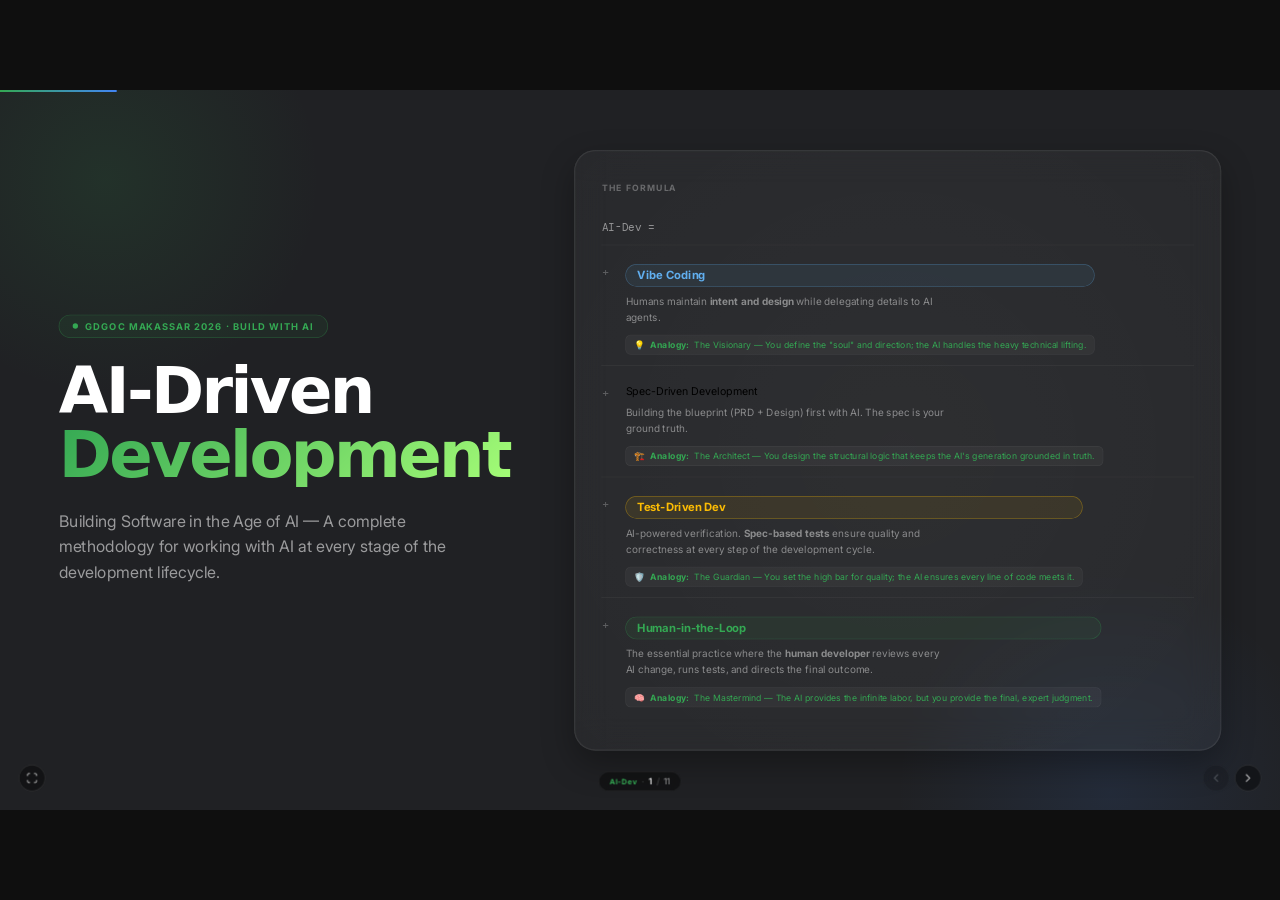
<file: chapter4.html>
<!DOCTYPE html>
<html lang="en">

<head>
  <meta charset="UTF-8" />
  <meta name="viewport" content="width=device-width, initial-scale=1.0" />
  <title>AI-Driven Development — GDGoC Makassar 2026</title>
  <link rel="preconnect" href="https://fonts.googleapis.com" />
  <link rel="preconnect" href="https://fonts.gstatic.com" crossorigin />
  <link
    href="https://fonts.googleapis.com/css2?family=Google+Sans:wght@400;500;700&family=Google+Sans+Display:wght@400;700&family=DM+Mono:wght@400;500&family=Inter:wght@300;400;500;600&display=swap"
    rel="stylesheet" />
  <link rel="stylesheet" href="chapter4.css" />
</head>

<body>

  <div class="slide-scaler" id="slideScaler">

    <div class="progress-bar" id="progressBar"></div>

    <div class="slide-counter" id="slideCounter">
      <span class="counter-chapter">AI-Dev</span>
      <span class="divider">·</span>
      <span id="currentSlide">1</span>
      <span class="divider">/</span>
      <span id="totalSlides">11</span>
    </div>

    <div class="nav-controls">
      <button class="nav-btn" id="prevBtn" onclick="prevSlide()">
        <svg width="20" height="20" viewBox="0 0 24 24" fill="none" stroke="currentColor" stroke-width="2"
          stroke-linecap="round" stroke-linejoin="round">
          <polyline points="15 18 9 12 15 6" />
        </svg>
      </button>
      <button class="nav-btn" id="nextBtn" onclick="nextSlide()">
        <svg width="20" height="20" viewBox="0 0 24 24" fill="none" stroke="currentColor" stroke-width="2"
          stroke-linecap="round" stroke-linejoin="round">
          <polyline points="9 18 15 12 9 6" />
        </svg>
      </button>
    </div>

    <button class="fullscreen-btn" onclick="toggleFullscreen()">
      <svg width="18" height="18" viewBox="0 0 24 24" fill="none" stroke="currentColor" stroke-width="2">
        <path d="M8 3H5a2 2 0 0 0-2 2v3m18 0V5a2 2 0 0 0-2-2h-3m0 18h3a2 2 0 0 0 2-2v-3M3 16v3a2 2 0 0 0 2 2h3" />
      </svg>
    </button>

    <div class="slides-container" id="slidesContainer">

      <!-- ============================================================
         SLIDE 1 — COVER
         ============================================================ -->
      <section class="slide slide-cover active" id="slide-1">
        <div class="cover-bg">
          <div class="cover-grid"></div>
          <div class="cover-glow-tl"></div>
          <div class="cover-glow-br"></div>
        </div>
        <div class="slide-content cover-layout">
          <div class="cover-left">
            <div class="cover-tag">
              <span class="gdg-dot dot-green"></span>
              GDGoC Makassar 2026 · Build with AI
            </div>
            <h1 class="cover-title">AI-Driven<span>Development</span></h1>
            <p class="cover-subtitle">Building Software in the Age of AI — A complete methodology for working with AI at
              every stage of the development lifecycle.</p>
          </div>
          <div class="cover-right">
            <div class="cover-formula">
              <div class="cover-formula-label">The Formula</div>
              <div class="cover-formula-eq">
                <div class="cover-f-row">
                  <span style="color:rgba(255,255,255,0.5); font-family:var(--font-mono);">AI-Dev =</span>
                </div>
                <div class="cover-f-row">
                  <span class="cover-f-op">+</span>
                  <div class="cover-f-content">
                    <span class="cover-f-chip"
                      style="color:#61AFEF; border-color:rgba(97,175,239,0.3); background:rgba(97,175,239,0.08);">Vibe
                      Coding</span>
                    <span class="cover-f-desc">Humans maintain <strong>intent and design</strong> while delegating details to AI
                    agents.</span>
                    <div class="pillar-analogy">💡 <strong>Analogy:</strong> The Visionary — You define the "soul" and
                      direction; the AI handles the heavy technical lifting.</div>
                  </div>
                </div>
                <div class="cover-f-row">
                  <span class="cover-f-op">+</span>
                  <div class="cover-f-content">
                    <div class="cover-f-title">Spec-Driven Development</div>
                    <span class="cover-f-desc">Building the blueprint (PRD + Design) first with AI. The spec
                    is your ground truth.</span>
                    <div class="pillar-analogy">🏗️ <strong>Analogy:</strong> The Architect — You design the structural
                      logic that keeps the AI's generation grounded in truth.</div>
                  </div>
                </div>
                <div class="cover-f-row">
                  <span class="cover-f-op">+</span>
                  <div class="cover-f-content">
                    <span class="cover-f-chip"
                      style="color:#FBBC04; border-color:rgba(251,188,4,0.35); background:rgba(251,188,4,0.08);">Test-Driven
                      Dev</span>
                    <span class="cover-f-desc">AI-powered verification. <strong>Spec-based tests</strong> ensure quality
                      and correctness at every step of the development cycle.</span>
                    <div class="pillar-analogy">🛡️ <strong>Analogy:</strong> The Guardian — You set the high bar for
                      quality; the AI ensures every line of code meets it.</div>
                  </div>
                </div>
                <div class="cover-f-row">
                  <span class="cover-f-op">+</span>
                  <div class="cover-f-content">
                    <span class="cover-f-chip"
                      style="color:#34A853; border-color:rgba(52,168,83,0.3); background:rgba(52,168,83,0.08);">Human-in-the-Loop</span>
                    <span class="cover-f-desc">The essential practice where the <strong>human developer</strong> reviews
                      every AI change, runs tests, and directs the final outcome.</span>
                    <div class="pillar-analogy">🧠 <strong>Analogy:</strong> The Mastermind — The AI provides the
                      infinite labor, but you provide the final, expert judgment.</div>
                  </div>
                </div>
              </div>
            </div>
          </div>
        </div>
      </section>

      <!-- ============================================================
         SLIDE 2 — GOOGLE ANTIGRAVITY
         ============================================================ -->
      <section class="slide slide-vibe-dark" id="slide-2">
        <div class="slide-label">The Tools</div>
        <div style="position:absolute;inset:0;pointer-events:none;overflow:hidden;">
          <div class="dot-grid" style="opacity:0.2;"></div>
        </div>
        <div class="slide-content antigravity-layout">
          <div class="antigravity-left">
            <div class="antigravity-badge">Google Antigravity</div>
            <h2 class="display-title">The Agentic IDE <br>for <span>Vibe Coding</span></h2>
            <p class="antigravity-desc">The next generation of development environments. Google Antigravity is an
              agentic
              IDE designed to handle the complexity of modern codebases, allowing you to focus on intent while it
              handles the execution.</p>

            <div class="antigravity-features">
              <div class="feature-row">
                <div class="feature-icon" style="border-color:rgba(66,133,244,0.3); background:rgba(66,133,244,0.1);">
                  <svg width="20" height="20" viewBox="0 0 24 24" fill="none" stroke="#61AFEF" stroke-width="2">
                    <path
                      d="M21 16V8a2 2 0 0 0-1-1.73l-7-4a2 2 0 0 0-2 0l-7 4A2 2 0 0 0 3 8v8a2 2 0 0 0 1 1.73l7 4a2 2 0 0 0 2 0l7-4A2 2 0 0 0 21 16z" />
                  </svg>
                </div>
                <div class="feature-text">
                  <strong>Massive Context</strong>
                  <span>Understand millions of lines of code instantly with codebase-wide RAG.</span>
                </div>
              </div>
              <div class="feature-row">
                <div class="feature-icon" style="border-color:rgba(52,168,83,0.3); background:rgba(52,168,83,0.1);">
                  <svg width="20" height="20" viewBox="0 0 24 24" fill="none" stroke="#34A853" stroke-width="2">
                    <path d="M12 22s8-4 8-10V5l-8-3-8 3v7c0 6 8 10 8 10z" />
                  </svg>
                </div>
                <div class="feature-text">
                  <strong>Agentic Execution</strong>
                  <span>Runs terminal commands, manages git, and executes test suites autonomously.</span>
                </div>
              </div>
              <div class="feature-row">
                <div class="feature-icon" style="border-color:rgba(251,188,4,0.4); background:rgba(251,188,4,0.12);">
                  <svg width="20" height="20" viewBox="0 0 24 24" fill="none" stroke="#FBBC04" stroke-width="2">
                    <circle cx="12" cy="12" r="10" />
                    <line x1="2" y1="12" x2="22" y2="12" />
                    <path
                      d="M12 2a15.3 15.3 0 0 1 4 10 15.3 15.3 0 0 1-4 10 15.3 15.3 0 0 1-4-10 15.3 15.3 0 0 1 4-10z" />
                  </svg>
                </div>
                <div class="feature-text">
                  <strong>Multimodal Reasoning</strong>
                  <span>Sees your UI, processes logs, and reads diagrams to solve complex bugs.</span>
                </div>
              </div>
            </div>
          </div>

          <div class="antigravity-right">
            <div class="video-card">
              <div class="video-card-header">
                <div class="v-dots">
                  <span class="v-dot r"></span>
                  <span class="v-dot y"></span>
                  <span class="v-dot g"></span>
                </div>
                <div class="v-title">Antigravity Demo.mp4</div>
              </div>
              <div class="video-card-body">
                <video src="assets/videos/Antigravity Demo.mp4" autoplay loop muted playsinline></video>
              </div>
            </div>
          </div>
        </div>
      </section>

      <!-- ============================================================
         SLIDE 3 — METHODOLOGY: THE 5 STAGES
         ============================================================ -->
      <section class="slide slide-agenda" id="slide-3">
        <div class="slide-label">The AI-Dev Framework</div>
        <div style="position:absolute;inset:0;pointer-events:none;overflow:hidden;">
          <div class="dot-grid"></div>
        </div>
        <div class="slide-content agenda-layout">
          <div class="agenda-header">
            <p class="eyebrow">Methodology Overview</p>
            <h2 class="display-title">5-Stage AI-Driven Workflow</h2>
          </div>
          <div class="agenda-grid">

            <div class="agenda-card">
              <div class="agenda-num">01</div>
              <div class="pillar-tag sdd">SDD</div>
              <div class="agenda-icon" style="border-color:rgba(234,67,53,0.2); background:rgba(234,67,53,0.06);">
                <svg width="22" height="22" viewBox="0 0 24 24" fill="none" stroke="#EA4335" stroke-width="1.5">
                  <path d="M14 2H6a2 2 0 0 0-2 2v16a2 2 0 0 0 2 2h12a2 2 0 0 0 2-2V8z" />
                  <polyline points="14 2 14 8 20 8" />
                </svg>
              </div>
              <div class="agenda-name">Planning</div>
              <div class="agenda-desc"><strong>Spec-Driven:</strong> Turn a vague idea into a structured, AI-ready PRD.
                The spec is your ground truth.</div>
              <div class="agenda-tag"
                style="color:#EA4335; border-color:rgba(234,67,53,0.2); background:rgba(234,67,53,0.05);">📄 PRD</div>
            </div>

            <div class="agenda-card">
              <div class="agenda-num">02</div>
              <div class="pillar-tag sdd">SDD</div>
              <div class="agenda-icon" style="border-color:rgba(234,67,53,0.2); background:rgba(234,67,53,0.06);">
                <svg width="22" height="22" viewBox="0 0 24 24" fill="none" stroke="#EA4335" stroke-width="1.5">
                  <rect x="3" y="3" width="18" height="18" rx="2" />
                  <line x1="9" y1="9" x2="15" y2="9" />
                </svg>
              </div>
              <div class="agenda-name">Design</div>
              <div class="agenda-desc"><strong>Spec-Driven:</strong> Define tech stack, schema, and API contracts. Build
                the technical blueprint.</div>
              <div class="agenda-tag"
                style="color:#EA4335; border-color:rgba(234,67,53,0.2); background:rgba(234,67,53,0.05);">🏗️ Design Doc
              </div>
            </div>

            <div class="agenda-card">
              <div class="agenda-num">03</div>
              <div class="pillar-tag vibe">Vibe</div>
              <div class="agenda-icon" style="border-color:rgba(66,133,244,0.2); background:rgba(66,133,244,0.06);">
                <svg width="22" height="22" viewBox="0 0 24 24" fill="none" stroke="#4285F4" stroke-width="1.5">
                  <polyline points="16 18 22 12 16 6" />
                  <polyline points="8 6 2 12 8 18" />
                </svg>
              </div>
              <div class="agenda-name">Implementation</div>
              <div class="agenda-desc"><strong>Vibe Coding:</strong> Natural language intent. Focus on logic while AI
                handles the code generation.</div>
              <div class="agenda-tag"
                style="color:#4285F4; border-color:rgba(66,133,244,0.2); background:rgba(66,133,244,0.06);">⚡ Codebase
              </div>
            </div>

            <div class="agenda-card">
              <div class="agenda-num">04</div>
              <div class="pillar-tag tdd">TDD</div>
              <div class="agenda-icon" style="border-color:rgba(251,188,4,0.3); background:rgba(251,188,4,0.07);">
                <svg width="22" height="22" viewBox="0 0 24 24" fill="none" stroke="#9A7400" stroke-width="1.5">
                  <path d="M9 12l2 2 4-4" />
                  <path d="M21 12a9 9 0 1 1-18 0 9 9 0 0 1 18 0z" />
                </svg>
              </div>
              <div class="agenda-name">Testing</div>
              <div class="agenda-desc"><strong>Test-Driven:</strong> AI-generated tests from your specs. Verification at
                every single checkpoint.</div>
              <div class="agenda-tag"
                style="color:#9A7400; border-color:rgba(251,188,4,0.3); background:rgba(251,188,4,0.06);">🧪 Test Suite
              </div>
            </div>

            <div class="agenda-card">
              <div class="agenda-num">05</div>
              <div class="pillar-tag hitl">HITL</div>
              <div class="agenda-icon" style="border-color:rgba(52,168,83,0.2); background:rgba(52,168,83,0.06);">
                <svg width="22" height="22" viewBox="0 0 24 24" fill="none" stroke="#34A853" stroke-width="1.5">
                  <polyline points="23 6 13.5 15.5 8.5 10.5 1 18" />
                </svg>
              </div>
              <div class="agenda-name">Review &amp; Iteration</div>
              <div class="agenda-desc"><strong>Human-in-the-Loop:</strong> You review, you approve, you direct. Human
                remains the ultimate pilot.</div>
              <div class="agenda-tag"
                style="color:#34A853; border-color:rgba(52,168,83,0.2); background:rgba(52,168,83,0.05);">🔁 Refined
                Product</div>
            </div>

          </div>
        </div>
      </section>

      <!-- ============================================================
         SLIDE 3 — STAGE 1: PLANNING & REQUIREMENTS
         ============================================================ -->
      <section class="slide slide-vibe" id="slide-4">
        <div class="slide-label">Stage 01 — Planning &amp; Requirements</div>
        <div style="position:absolute;inset:0;pointer-events:none;overflow:hidden;">
          <div class="dot-grid" style="opacity:0.4;"></div>
        </div>
        <div class="slide-content vibe-layout">

          <!-- LEFT: Goal + Todo -->
          <div class="vibe-col">
            <div class="vibe-col-header">
              <div class="stage-badge"
                style="color:#4285F4; background:rgba(66,133,244,0.07); border-color:rgba(66,133,244,0.25);">Stage 01 ·
                Planning</div>
              <h3 class="vibe-stage-title">Build the PRD with AI</h3>
              <div class="vibe-deliverable"
                style="color:#4285F4; background:rgba(66,133,244,0.06); border-color:rgba(66,133,244,0.2);">📄
                Deliverable: Product Requirements Doc</div>
            </div>

            <div class="vibe-goal">
              <strong>Goal:</strong> Turn a vague product idea into a structured, AI-ready PRD that defines what you're
              building, who it's for, what features it needs, and what success looks like.
            </div>

            <div class="vibe-todo">
              <div class="vibe-todo-label">To-Do Checklist</div>
              <div class="vibe-todo-list">
                <div class="vibe-todo-item">
                  <span class="vibe-todo-num">1.1</span>
                  <span class="vibe-todo-text"><strong>Write a 1-paragraph product brief</strong> — describe the
                    product, target user, and core problem in plain language.</span>
                </div>
                <div class="vibe-todo-item">
                  <span class="vibe-todo-num">1.2</span>
                  <span class="vibe-todo-text"><strong>Prompt AI to expand into a full PRD</strong> — problem statement,
                    user personas, user stories, acceptance criteria.</span>
                </div>
                <div class="vibe-todo-item">
                  <span class="vibe-todo-num">1.3</span>
                  <span class="vibe-todo-text"><strong>Define priority levels</strong> — mark each feature as P0 (must),
                    P1 (should), or P2 (nice-to-have).</span>
                </div>
                <div class="vibe-todo-item">
                  <span class="vibe-todo-num">1.4</span>
                  <span class="vibe-todo-text"><strong>Define out-of-scope items</strong> — explicitly tell AI what NOT
                    to build to keep scope clear.</span>
                </div>
                <div class="vibe-todo-item">
                  <span class="vibe-todo-num">1.5</span>
                  <span class="vibe-todo-text"><strong>Human review &amp; sign-off</strong> — read every line. Edit
                    until it reflects your real intent. Save as <code>PRD.md</code>.</span>
                </div>
              </div>
            </div>

            <div class="vibe-output">
              <div class="vibe-output-label">Expected Output</div>
              <div class="vibe-output-list">
                <div class="vibe-output-item">
                  <svg width="18" height="18" viewBox="0 0 24 24" fill="none" stroke="currentColor" stroke-width="3" stroke-linecap="round" stroke-linejoin="round"><polyline points="20 6 9 17 4 12"></polyline></svg>
                  <span><code>PRD.md</code> (Structured Requirements)</span>
                </div>
                <div class="vibe-output-item">
                  <svg width="18" height="18" viewBox="0 0 24 24" fill="none" stroke="currentColor" stroke-width="3" stroke-linecap="round" stroke-linejoin="round"><polyline points="20 6 9 17 4 12"></polyline></svg>
                  <span>Defined Scope (P0/P1/P2 features)</span>
                </div>
              </div>
            </div>
          </div>

          <div class="vibe-divider"></div>

          <!-- RIGHT: Prompt Guide -->
          <div class="vibe-col">
            <div class="vibe-prompt-label">Starter Prompt Template</div>
            <div class="vibe-prompt-card">
              <div class="vibe-prompt-header">
                <div class="vibe-prompt-dots">
                  <div class="vibe-prompt-dot vibe-prompt-dot-r"></div>
                  <div class="vibe-prompt-dot vibe-prompt-dot-y"></div>
                  <div class="vibe-prompt-dot vibe-prompt-dot-g"></div>
                </div>
                <span class="vibe-prompt-chip">PRD GENERATOR PROMPT</span>
              </div>
              <div class="vibe-prompt-body">
                <div class="vibe-prompt-line vibe-prompt-comment"># ROLE</div>
                <div class="vibe-prompt-line">You are a <span class="vibe-prompt-val">senior product manager</span>.
                </div>
                <div class="vibe-prompt-line">&nbsp;</div>
                <div class="vibe-prompt-line vibe-prompt-comment"># TASK</div>
                <div class="vibe-prompt-line">Based on this brief, write a <span class="vibe-prompt-string">complete
                    PRD</span>:</div>
                <div class="vibe-prompt-line"><span class="vibe-prompt-key">[BRIEF]</span> <span
                    class="vibe-prompt-val">{paste your 1-paragraph idea here}</span></div>
                <div class="vibe-prompt-line">&nbsp;</div>
                <div class="vibe-prompt-line vibe-prompt-comment"># OUTPUT FORMAT</div>
                <div class="vibe-prompt-line">Include: <span class="vibe-prompt-highlight">Problem Statement</span>,
                  <span class="vibe-prompt-highlight">Target Users</span>,
                </div>
                <div class="vibe-prompt-line"><span class="vibe-prompt-highlight">User Stories</span> (As a... I want...
                  So that...),</div>
                <div class="vibe-prompt-line"><span class="vibe-prompt-highlight">Acceptance Criteria</span>, <span
                    class="vibe-prompt-highlight">Priority</span> (P0/P1/P2),</div>
                <div class="vibe-prompt-line"><span class="vibe-prompt-highlight">Out of Scope</span>, <span
                    class="vibe-prompt-highlight">Success Metrics</span>.</div>
                <div class="vibe-prompt-line">&nbsp;</div>
                <div class="vibe-prompt-line vibe-prompt-comment"># FORMAT: Markdown. Be structured and specific.</div>
              </div>
            </div>

            <div class="vibe-context-section">
              <div class="vibe-context-label">Context to Feed the AI</div>
              <div class="vibe-context-chips">
                <span class="vibe-chip"
                  style="color:#4285F4; border-color:rgba(66,133,244,0.25); background:rgba(66,133,244,0.06);">📝 Your
                  1-para product brief</span>
                <span class="vibe-chip"
                  style="color:#EA4335; border-color:rgba(234,67,53,0.25); background:rgba(234,67,53,0.06);">👤 Target
                  user description</span>
                <span class="vibe-chip"
                  style="color:#34A853; border-color:rgba(52,168,83,0.25); background:rgba(52,168,83,0.06);">🔍
                  Competitor references</span>
                <span class="vibe-chip"
                  style="color:#9A7400; border-color:rgba(251,188,4,0.3); background:rgba(251,188,4,0.06);">📊 Any
                  existing research</span>
              </div>
            </div>

            <div class="vibe-ai-bar">
              <span class="vibe-ai-icon">✦</span>
              <span><strong>Pro tip:</strong> After the AI generates the PRD, ask it: <em>"What edge cases am I missing?
                  What assumptions am I making?"</em> — this catches gaps before you write a single line of code.</span>
            </div>
          </div>

        </div>
      </section>

      <!-- ============================================================
         SLIDE 4 — STAGE 2: DESIGN
         ============================================================ -->
      <section class="slide slide-vibe" id="slide-5">
        <div class="slide-label">Stage 02 — Design</div>
        <div style="position:absolute;inset:0;pointer-events:none;overflow:hidden;">
          <div class="dot-grid"></div>
        </div>
        <div class="slide-content vibe-layout">

          <!-- LEFT -->
          <div class="vibe-col">
            <div class="vibe-col-header">
              <div class="stage-badge"
                style="color:#EA4335; background:rgba(234,67,53,0.06); border-color:rgba(234,67,53,0.25);">Stage 02 ·
                Design</div>
              <h3 class="vibe-stage-title">Design the System with AI</h3>
              <div class="vibe-deliverable"
                style="color:#EA4335; background:rgba(234,67,53,0.05); border-color:rgba(234,67,53,0.2);">🏗️
                Deliverable: System Design Doc</div>
            </div>

            <div class="vibe-goal">
              <strong>Goal:</strong> Transform your PRD into a concrete technical blueprint — tech stack decisions,
              database schema (ERD), API structure, and infrastructure plan — all reviewed by you before a single file
              is created.
            </div>

            <div class="vibe-todo">
              <div class="vibe-todo-label">To-Do Checklist</div>
              <div class="vibe-todo-list">
                <div class="vibe-todo-item">
                  <span class="vibe-todo-num">2.1</span>
                  <span class="vibe-todo-text"><strong>Paste your PRD</strong> and ask AI to recommend a tech stack with
                    clear reasoning for each choice.</span>
                </div>
                <div class="vibe-todo-item">
                  <span class="vibe-todo-num">2.2</span>
                  <span class="vibe-todo-text"><strong>Generate the ERD</strong> — ask AI to produce a database schema
                    (entity-relationship diagram) from your features.</span>
                </div>
                <div class="vibe-todo-item">
                  <span class="vibe-todo-num">2.3</span>
                  <span class="vibe-todo-text"><strong>Generate the API contract</strong> — endpoints, request/response
                    shapes, auth method (OpenAPI spec format).</span>
                </div>
                <div class="vibe-todo-item">
                  <span class="vibe-todo-num">2.4</span>
                  <span class="vibe-todo-text"><strong>Map the system layers</strong> — Frontend → Backend → AI API →
                    Database → Storage → Infra.</span>
                </div>
                <div class="vibe-todo-item">
                  <span class="vibe-todo-num">2.5</span>
                  <span class="vibe-todo-text"><strong>Human review &amp; finalize</strong> — edit, question AI's
                    choices, then save as <code>DESIGN.md</code>.</span>
                </div>
              </div>
            </div>

            <div class="vibe-output">
              <div class="vibe-output-label">Expected Output</div>
              <div class="vibe-output-list">
                <div class="vibe-output-item">
                  <svg width="18" height="18" viewBox="0 0 24 24" fill="none" stroke="currentColor" stroke-width="3" stroke-linecap="round" stroke-linejoin="round"><polyline points="20 6 9 17 4 12"></polyline></svg>
                  <span><code>DESIGN.md</code> (Tech Stack + Schema)</span>
                </div>
                <div class="vibe-output-item">
                  <svg width="18" height="18" viewBox="0 0 24 24" fill="none" stroke="currentColor" stroke-width="3" stroke-linecap="round" stroke-linejoin="round"><polyline points="20 6 9 17 4 12"></polyline></svg>
                  <span>API Contract (OpenAPI/JSON Spec)</span>
                </div>
              </div>
            </div>
          </div>

          <div class="vibe-divider"></div>

          <!-- RIGHT -->
          <div class="vibe-col">
            <div class="vibe-prompt-label">Starter Prompt Template</div>
            <div class="vibe-prompt-card">
              <div class="vibe-prompt-header">
                <div class="vibe-prompt-dots">
                  <div class="vibe-prompt-dot vibe-prompt-dot-r"></div>
                  <div class="vibe-prompt-dot vibe-prompt-dot-y"></div>
                  <div class="vibe-prompt-dot vibe-prompt-dot-g"></div>
                </div>
                <span class="vibe-prompt-chip">DESIGN PROMPT</span>
              </div>
              <div class="vibe-prompt-body">
                <div class="vibe-prompt-line vibe-prompt-comment"># ROLE</div>
                <div class="vibe-prompt-line">You are a <span class="vibe-prompt-val">senior software architect</span>.
                </div>
                <div class="vibe-prompt-line">&nbsp;</div>
                <div class="vibe-prompt-line vibe-prompt-comment"># CONTEXT</div>
                <div class="vibe-prompt-line"><span class="vibe-prompt-key">[PRD]</span> <span
                    class="vibe-prompt-val">{paste full PRD.md here}</span></div>
                <div class="vibe-prompt-line">&nbsp;</div>
                <div class="vibe-prompt-line vibe-prompt-comment"># TASK</div>
                <div class="vibe-prompt-line">Design the <span class="vibe-prompt-string">full system
                    design</span>:</div>
                <div class="vibe-prompt-line"><span class="vibe-prompt-highlight">1.</span> Recommend tech stack (with
                  reasons)</div>
                <div class="vibe-prompt-line"><span class="vibe-prompt-highlight">2.</span> Database schema + ERD
                  (Markdown table)</div>
                <div class="vibe-prompt-line"><span class="vibe-prompt-highlight">3.</span> API endpoints list (REST or
                  GraphQL)</div>
                <div class="vibe-prompt-line"><span class="vibe-prompt-highlight">4.</span> System layers diagram (text
                  ASCII)</div>
                <div class="vibe-prompt-line"><span class="vibe-prompt-highlight">5.</span> Identify top 3 technical
                  risks</div>
                <div class="vibe-prompt-line">&nbsp;</div>
                <div class="vibe-prompt-line vibe-prompt-comment"># Prioritize: simplicity over complexity.</div>
              </div>
            </div>

            <div class="vibe-context-section">
              <div class="vibe-context-label">Context to Feed the AI</div>
              <div class="vibe-context-chips">
                <span class="vibe-chip"
                  style="color:#EA4335; border-color:rgba(234,67,53,0.25); background:rgba(234,67,53,0.06);">📄 Full
                  PRD.md</span>
                <span class="vibe-chip"
                  style="color:#4285F4; border-color:rgba(66,133,244,0.25); background:rgba(66,133,244,0.06);">🧑‍💻
                  Team skill level</span>
                <span class="vibe-chip"
                  style="color:#34A853; border-color:rgba(52,168,83,0.25); background:rgba(52,168,83,0.06);">☁️
                  Deployment target</span>
                <span class="vibe-chip"
                  style="color:#9A7400; border-color:rgba(251,188,4,0.3); background:rgba(251,188,4,0.06);">💰 Budget
                  constraints</span>
              </div>
            </div>

            <div class="vibe-ai-bar">
              <span class="vibe-ai-icon">✦</span>
              <span><strong>Pro tip:</strong> Ask AI: <em>"What would break at 10,000 users? What would you simplify if
                  we only had 2 weeks?"</em> Forces it to prioritize ruthlessly — exactly what a good designer
                does.</span>
            </div>
          </div>

        </div>
      </section>

      <!-- ============================================================
         SLIDE 5 — STAGE 3: IMPLEMENTATION
         ============================================================ -->
      <section class="slide slide-vibe" id="slide-6">
        <div class="slide-label">Stage 03 — Implementation (Vibe Coding)</div>
        <div style="position:absolute;inset:0;pointer-events:none;overflow:hidden;">
          <div class="dot-grid" style="opacity:0.4;"></div>
        </div>
        <div class="slide-content vibe-layout">

          <!-- LEFT -->
          <div class="vibe-col">
            <div class="vibe-col-header">
              <div class="stage-badge"
                style="color:#9A7400; background:rgba(251,188,4,0.07); border-color:rgba(251,188,4,0.3);">Stage 03 ·
                Implementation</div>
              <h3 class="vibe-stage-title">Build Layer by Layer</h3>
              <div class="vibe-deliverable"
                style="color:#9A7400; background:rgba(251,188,4,0.06); border-color:rgba(251,188,4,0.25);">⚡
                Deliverable: Working Codebase</div>
            </div>

            <div class="vibe-goal">
              <strong>Goal:</strong> Transform design into functional code in structured layers,
              always with the full context (PRD + Design) loaded, and always checkpointing before moving to the
              next task.
            </div>

            <div class="vibe-todo">
              <div class="vibe-todo-label">To-Do Checklist (Layer Order)</div>
              <div class="vibe-todo-list">
                <div class="vibe-todo-item">
                  <span class="vibe-todo-num">3.1</span>
                  <span class="vibe-todo-text"><strong>Load full context first</strong> — paste PRD + Design Doc
                    into the AI before writing any code.</span>
                </div>
                <div class="vibe-todo-item">
                  <span class="vibe-todo-num">3.2</span>
                  <span class="vibe-todo-text"><strong>Layer 1 — Frontend:</strong> Setup → UI Components → API
                    connection. ✅ Checkpoint: UI renders correctly.</span>
                </div>
                <div class="vibe-todo-item">
                  <span class="vibe-todo-num">3.3</span>
                  <span class="vibe-todo-text"><strong>Layer 2 — Backend:</strong> Server setup → DB schema → API
                    endpoints → Auth. ✅ Checkpoint: API responds.</span>
                </div>
                <div class="vibe-todo-item">
                  <span class="vibe-todo-num">3.4</span>
                  <span class="vibe-todo-text"><strong>Layer 3 — AI Integration:</strong> Connect Gemini → implement AI
                    feature logic → test responses. ✅ Checkpoint: E2E works.</span>
                </div>
                <div class="vibe-todo-item">
                  <span class="vibe-todo-num">3.5</span>
                  <span class="vibe-todo-text"><strong>One task at a time</strong> — never queue multiple tasks.
                    Complete → checkpoint → commit → proceed.</span>
                </div>
              </div>
            </div>

            <div class="vibe-output">
              <div class="vibe-output-label">Expected Output</div>
              <div class="vibe-output-list">
                <div class="vibe-output-item">
                  <svg width="18" height="18" viewBox="0 0 24 24" fill="none" stroke="currentColor" stroke-width="3" stroke-linecap="round" stroke-linejoin="round"><polyline points="20 6 9 17 4 12"></polyline></svg>
                  <span>Functional Codebase (Frontend + Backend)</span>
                </div>
                <div class="vibe-output-item">
                  <svg width="18" height="18" viewBox="0 0 24 24" fill="none" stroke="currentColor" stroke-width="3" stroke-linecap="round" stroke-linejoin="round"><polyline points="20 6 9 17 4 12"></polyline></svg>
                  <span>Integrated AI Reasoning Pipeline</span>
                </div>
              </div>
            </div>
          </div>

          <div class="vibe-divider"></div>

          <!-- RIGHT -->
          <div class="vibe-col">
            <div class="vibe-prompt-label">Context-Loading Prompt (use at session start)</div>
            <div class="vibe-prompt-card">
              <div class="vibe-prompt-header">
                <div class="vibe-prompt-dots">
                  <div class="vibe-prompt-dot vibe-prompt-dot-r"></div>
                  <div class="vibe-prompt-dot vibe-prompt-dot-y"></div>
                  <div class="vibe-prompt-dot vibe-prompt-dot-g"></div>
                </div>
                <span class="vibe-prompt-chip">IMPLEMENTATION CONTEXT PROMPT</span>
              </div>
              <div class="vibe-prompt-body">
                <div class="vibe-prompt-line vibe-prompt-comment"># PROJECT CONTEXT — Read before doing anything.</div>
                <div class="vibe-prompt-line">&nbsp;</div>
                <div class="vibe-prompt-line"><span class="vibe-prompt-key">[PRD]</span> <span
                    class="vibe-prompt-val">{full PRD.md}</span></div>
                <div class="vibe-prompt-line"><span class="vibe-prompt-key">[DESIGN]</span> <span
                    class="vibe-prompt-val">{full DESIGN.md}</span></div>
                <div class="vibe-prompt-line"><span class="vibe-prompt-key">[CODEBASE]</span> <span
                    class="vibe-prompt-val">{current file tree}</span></div>
                <div class="vibe-prompt-line">&nbsp;</div>
                <div class="vibe-prompt-line vibe-prompt-comment"># CURRENT TASK</div>
                <div class="vibe-prompt-line">Implement: <span class="vibe-prompt-string">"{one specific task}"</span>
                </div>
                <div class="vibe-prompt-line">&nbsp;</div>
                <div class="vibe-prompt-line vibe-prompt-comment"># RULES</div>
                <div class="vibe-prompt-line"><span class="vibe-prompt-highlight">—</span> Only implement what's in this
                  task.</div>
                <div class="vibe-prompt-line"><span class="vibe-prompt-highlight">-</span> Follow the design
                    system strictly.</div>
                <div class="vibe-prompt-line"><span class="vibe-prompt-highlight">—</span> Tell me when done + what to
                  test next.</div>
              </div>
            </div>

            <div class="vibe-context-section">
              <div class="vibe-context-label">Context to Feed the AI Every Session</div>
              <div class="vibe-context-chips">
                <span class="vibe-chip"
                  style="color:#9A7400; border-color:rgba(251,188,4,0.3); background:rgba(251,188,4,0.06);">📄
                  PRD.md</span>
                <span class="vibe-chip"
                  style="color:#9A7400; border-color:rgba(251,188,4,0.3); background:rgba(251,188,4,0.06);">🏗️
                  DESIGN.md</span>
                <span class="vibe-chip"
                  style="color:#9A7400; border-color:rgba(251,188,4,0.3); background:rgba(251,188,4,0.06);">📁 File
                  tree</span>
                <span class="vibe-chip"
                  style="color:#9A7400; border-color:rgba(251,188,4,0.3); background:rgba(251,188,4,0.06);">🐛 Error
                  logs</span>
                <span class="vibe-chip"
                  style="color:#9A7400; border-color:rgba(251,188,4,0.3); background:rgba(251,188,4,0.06);">✅ Last
                  checkpoint status</span>
              </div>
            </div>

            <div class="vibe-ai-bar">
              <span class="vibe-ai-icon" style="color:#FBBC04;">⚠️</span>
              <span><strong>Golden Rule:</strong> Never give the agent more than one task at a time. Parallel tasks →
                file conflicts → untraceable bugs. One task, one checkpoint, one commit.</span>
            </div>
          </div>

        </div>
      </section>

      <!-- ============================================================
         SLIDE 6 — STAGE 4: TESTING
         ============================================================ -->
      <section class="slide slide-vibe" id="slide-7">
        <div class="slide-label">Stage 04 — Testing</div>
        <div style="position:absolute;inset:0;pointer-events:none;overflow:hidden;">
          <div class="dot-grid"></div>
        </div>
        <div class="slide-content vibe-layout">

          <!-- LEFT -->
          <div class="vibe-col">
            <div class="vibe-col-header">
              <div class="stage-badge"
                style="color:#34A853; background:rgba(52,168,83,0.07); border-color:rgba(52,168,83,0.25);">Stage 04 ·
                Testing</div>
              <h3 class="vibe-stage-title">Test with AI, Verify as Human</h3>
              <div class="vibe-deliverable"
                style="color:#34A853; background:rgba(52,168,83,0.05); border-color:rgba(52,168,83,0.2);">🧪
                Deliverable: Test Suite + Bug Report</div>
            </div>

            <div class="vibe-goal">
              <strong>Goal:</strong> Use AI to generate comprehensive tests from your code and PRD acceptance criteria —
              then you (the human) run them, evaluate the results, and sign off before shipping.
            </div>

            <div class="vibe-todo">
              <div class="vibe-todo-label">To-Do Checklist</div>
              <div class="vibe-todo-list">
                <div class="vibe-todo-item">
                  <span class="vibe-todo-num">4.1</span>
                  <span class="vibe-todo-text"><strong>Unit tests:</strong> Paste each function → ask AI to write tests
                    covering happy path, edge cases, and failure modes.</span>
                </div>
                <div class="vibe-todo-item">
                  <span class="vibe-todo-num">4.2</span>
                  <span class="vibe-todo-text"><strong>Integration tests:</strong> Feed the API contract → ask AI to
                    generate end-to-end test scripts for each endpoint.</span>
                </div>
                <div class="vibe-todo-item">
                  <span class="vibe-todo-num">4.3</span>
                  <span class="vibe-todo-text"><strong>AI feature tests:</strong> Manually test AI outputs for accuracy,
                    hallucination, and edge case handling — this requires HUMAN judgment.</span>
                </div>
                <div class="vibe-todo-item">
                  <span class="vibe-todo-num">4.4</span>
                  <span class="vibe-todo-text"><strong>Bug report generation:</strong> Paste failing test output → ask
                    AI to identify root cause and suggest a fix.</span>
                </div>
                <div class="vibe-todo-item">
                  <span class="vibe-todo-num">4.5</span>
                  <span class="vibe-todo-text"><strong>UAT checklist:</strong> Ask AI to generate a user acceptance
                    testing checklist from PRD acceptance criteria.</span>
                </div>
              </div>
            </div>

            <div class="vibe-output">
              <div class="vibe-output-label">Expected Output</div>
              <div class="vibe-output-list">
                <div class="vibe-output-item">
                  <svg width="18" height="18" viewBox="0 0 24 24" fill="none" stroke="currentColor" stroke-width="3" stroke-linecap="round" stroke-linejoin="round"><polyline points="20 6 9 17 4 12"></polyline></svg>
                  <span><code>tests/</code> (Unit & E2E Test Suite)</span>
                </div>
                <div class="vibe-output-item">
                  <svg width="18" height="18" viewBox="0 0 24 24" fill="none" stroke="currentColor" stroke-width="3" stroke-linecap="round" stroke-linejoin="round"><polyline points="20 6 9 17 4 12"></polyline></svg>
                  <span><code>bug_report.md</code> (Verification Log)</span>
                </div>
              </div>
            </div>
          </div>

          <div class="vibe-divider"></div>

          <!-- RIGHT -->
          <div class="vibe-col">
            <div class="vibe-prompt-label">Test Generation Prompt Template</div>
            <div class="vibe-prompt-card">
              <div class="vibe-prompt-header">
                <div class="vibe-prompt-dots">
                  <div class="vibe-prompt-dot vibe-prompt-dot-r"></div>
                  <div class="vibe-prompt-dot vibe-prompt-dot-y"></div>
                  <div class="vibe-prompt-dot vibe-prompt-dot-g"></div>
                </div>
                <span class="vibe-prompt-chip">TEST GENERATION PROMPT</span>
              </div>
              <div class="vibe-prompt-body">
                <div class="vibe-prompt-line vibe-prompt-comment"># ROLE: Senior QA Engineer</div>
                <div class="vibe-prompt-line">&nbsp;</div>
                <div class="vibe-prompt-line vibe-prompt-comment"># CONTEXT</div>
                <div class="vibe-prompt-line"><span class="vibe-prompt-key">[FUNCTION]</span> <span
                    class="vibe-prompt-val">{paste the function/component}</span></div>
                <div class="vibe-prompt-line"><span class="vibe-prompt-key">[ACCEPTANCE]</span> <span
                    class="vibe-prompt-val">{paste acceptance criteria from PRD}</span></div>
                <div class="vibe-prompt-line">&nbsp;</div>
                <div class="vibe-prompt-line vibe-prompt-comment"># TASK</div>
                <div class="vibe-prompt-line">Write <span class="vibe-prompt-string">complete test cases</span>
                  covering:</div>
                <div class="vibe-prompt-line"><span class="vibe-prompt-highlight">—</span> Happy path (expected inputs)
                </div>
                <div class="vibe-prompt-line"><span class="vibe-prompt-highlight">—</span> Edge cases (boundary values)
                </div>
                <div class="vibe-prompt-line"><span class="vibe-prompt-highlight">—</span> Failure modes (invalid
                  inputs)</div>
                <div class="vibe-prompt-line"><span class="vibe-prompt-highlight">—</span> Security edge cases</div>
                <div class="vibe-prompt-line">&nbsp;</div>
                <div class="vibe-prompt-line vibe-prompt-comment"># Use: {testing framework, e.g. Jest / Pytest}</div>
              </div>
            </div>

            <div class="vibe-context-section">
              <div class="vibe-context-label">Context to Feed the AI</div>
              <div class="vibe-context-chips">
                <span class="vibe-chip"
                  style="color:#34A853; border-color:rgba(52,168,83,0.25); background:rgba(52,168,83,0.06);">📋
                  Acceptance criteria</span>
                <span class="vibe-chip"
                  style="color:#34A853; border-color:rgba(52,168,83,0.25); background:rgba(52,168,83,0.06);">🔧 The
                  function/endpoint</span>
                <span class="vibe-chip"
                  style="color:#34A853; border-color:rgba(52,168,83,0.25); background:rgba(52,168,83,0.06);">🐛 Failing
                  test output</span>
                <span class="vibe-chip"
                  style="color:#34A853; border-color:rgba(52,168,83,0.25); background:rgba(52,168,83,0.06);">📊 Test
                  framework name</span>
              </div>
            </div>

            <div class="vibe-ai-bar">
              <span class="vibe-ai-icon">✦</span>
              <span><strong>HITL Rule:</strong> AI-generated tests must be run and verified by a human. AI output
                quality evaluation — especially for LLM features — cannot be automated. Your judgment is the final
                checkpoint.</span>
            </div>
          </div>

        </div>
      </section>

      <!-- ============================================================
         SLIDE 7 — STAGE 5: REVIEW & ITERATE
         ============================================================ -->
      <section class="slide slide-vibe" id="slide-8">
        <div class="slide-label">Stage 05 — Review &amp; Iterate</div>
        <div style="position:absolute;inset:0;pointer-events:none;overflow:hidden;">
          <div class="dot-grid" style="opacity:0.4;"></div>
        </div>
        <div class="slide-content vibe-layout">

          <!-- LEFT -->
          <div class="vibe-col">
            <div class="vibe-col-header">
              <div class="stage-badge"
                style="color:#4285F4; background:rgba(66,133,244,0.07); border-color:rgba(66,133,244,0.25);">Stage 05 ·
                Review &amp; Iterate</div>
              <h3 class="vibe-stage-title">Review, Refine, Ship</h3>
              <div class="vibe-deliverable"
                style="color:#4285F4; background:rgba(66,133,244,0.06); border-color:rgba(66,133,244,0.2);">🔍
                Deliverable: Refined, Production-Ready Product</div>
            </div>

            <div class="vibe-goal">
              <strong>Goal:</strong> Use AI as a code reviewer, performance auditor, and security checker — then make
              the final calls yourself. Iterate in tight loops until the product meets your PRD's success metrics.
            </div>

            <div class="vibe-todo">
              <div class="vibe-todo-label">To-Do Checklist</div>
              <div class="vibe-todo-list">
                <div class="vibe-todo-item">
                  <span class="vibe-todo-num">5.1</span>
                  <span class="vibe-todo-text"><strong>Code review:</strong> Paste code → ask AI to review for
                    readability, maintainability, and anti-patterns.</span>
                </div>
                <div class="vibe-todo-item">
                  <span class="vibe-todo-num">5.2</span>
                  <span class="vibe-todo-text"><strong>Security audit:</strong> Feed backend routes and auth logic → ask
                    AI to identify injection, CSRF, and auth vulnerabilities.</span>
                </div>
                <div class="vibe-todo-item">
                  <span class="vibe-todo-num">5.3</span>
                  <span class="vibe-todo-text"><strong>Performance check:</strong> Ask AI to identify N+1 queries,
                    unnecessary re-renders, and unoptimized API calls.</span>
                </div>
                <div class="vibe-todo-item">
                  <span class="vibe-todo-num">5.4</span>
                  <span class="vibe-todo-text"><strong>PRD alignment check:</strong> Paste PRD + current features → ask
                    AI: "What's missing? What doesn't match the spec?"</span>
                </div>
                <div class="vibe-todo-item">
                  <span class="vibe-todo-num">5.5</span>
                  <span class="vibe-todo-text"><strong>Iteration loop:</strong> Fix → test → review → commit. Repeat
                    until all P0 criteria are met and approved by you.</span>
                </div>
              </div>
            </div>

            <div class="vibe-output">
              <div class="vibe-output-label">Expected Output</div>
              <div class="vibe-output-list">
                <div class="vibe-output-item">
                  <svg width="18" height="18" viewBox="0 0 24 24" fill="none" stroke="currentColor" stroke-width="3" stroke-linecap="round" stroke-linejoin="round"><polyline points="20 6 9 17 4 12"></polyline></svg>
                  <span>Production-Ready Application</span>
                </div>
                <div class="vibe-output-item">
                  <svg width="18" height="18" viewBox="0 0 24 24" fill="none" stroke="currentColor" stroke-width="3" stroke-linecap="round" stroke-linejoin="round"><polyline points="20 6 9 17 4 12"></polyline></svg>
                  <span>Final Performance & Security Sign-off</span>
                </div>
              </div>
            </div>
          </div>

          <div class="vibe-divider"></div>

          <!-- RIGHT -->
          <div class="vibe-col">
            <div class="vibe-prompt-label">Code Review Prompt Template</div>
            <div class="vibe-prompt-card">
              <div class="vibe-prompt-header">
                <div class="vibe-prompt-dots">
                  <div class="vibe-prompt-dot vibe-prompt-dot-r"></div>
                  <div class="vibe-prompt-dot vibe-prompt-dot-y"></div>
                  <div class="vibe-prompt-dot vibe-prompt-dot-g"></div>
                </div>
                <span class="vibe-prompt-chip">CODE REVIEW PROMPT</span>
              </div>
              <div class="vibe-prompt-body">
                <div class="vibe-prompt-line vibe-prompt-comment"># ROLE: Principal Engineer doing code review</div>
                <div class="vibe-prompt-line">&nbsp;</div>
                <div class="vibe-prompt-line vibe-prompt-comment"># CONTEXT</div>
                <div class="vibe-prompt-line"><span class="vibe-prompt-key">[CODE]</span> <span
                    class="vibe-prompt-val">{paste file or function}</span></div>
                <div class="vibe-prompt-line"><span class="vibe-prompt-key">[PRD]</span> <span
                    class="vibe-prompt-val">{paste relevant section}</span></div>
                <div class="vibe-prompt-line">&nbsp;</div>
                <div class="vibe-prompt-line vibe-prompt-comment"># REVIEW FOR</div>
                <div class="vibe-prompt-line"><span class="vibe-prompt-highlight">1.</span> <span
                    class="vibe-prompt-string">Correctness</span> — does it do what the PRD says?</div>
                <div class="vibe-prompt-line"><span class="vibe-prompt-highlight">2.</span> <span
                    class="vibe-prompt-string">Security</span> — any vulnerabilities?</div>
                <div class="vibe-prompt-line"><span class="vibe-prompt-highlight">3.</span> <span
                    class="vibe-prompt-string">Performance</span> — any bottlenecks?</div>
                <div class="vibe-prompt-line"><span class="vibe-prompt-highlight">4.</span> <span
                    class="vibe-prompt-string">Readability</span> — is this maintainable?</div>
                <div class="vibe-prompt-line"><span class="vibe-prompt-highlight">5.</span> <span
                    class="vibe-prompt-string">Missing cases</span> — what could break?</div>
                <div class="vibe-prompt-line">&nbsp;</div>
                <div class="vibe-prompt-line vibe-prompt-comment"># Output: Prioritized list of issues (P0/P1/P2)</div>
              </div>
            </div>

            <div class="vibe-context-section">
              <div class="vibe-context-label">Context to Feed the AI</div>
              <div class="vibe-context-chips">
                <span class="vibe-chip"
                  style="color:#4285F4; border-color:rgba(66,133,244,0.25); background:rgba(66,133,244,0.06);">💻 Code
                  file(s)</span>
                <span class="vibe-chip"
                  style="color:#4285F4; border-color:rgba(66,133,244,0.25); background:rgba(66,133,244,0.06);">📄
                  Relevant PRD section</span>
                <span class="vibe-chip"
                  style="color:#4285F4; border-color:rgba(66,133,244,0.25); background:rgba(66,133,244,0.06);">📊
                  Performance metrics</span>
                <span class="vibe-chip"
                  style="color:#4285F4; border-color:rgba(66,133,244,0.25); background:rgba(66,133,244,0.06);">🔒
                  Auth/security context</span>
              </div>
            </div>

            <div class="vibe-ai-bar">
              <span class="vibe-ai-icon">✦</span>
              <span><strong>Remember:</strong> AI makes the suggestions — <em>you</em> make the decisions. Review every
                recommendation critically. AI can miss business context, user nuance, and organizational
                constraints.</span>
            </div>
          </div>

        </div>
      </section>

      <!-- ============================================================
         SLIDE 8 — BEST PRACTICES
         ============================================================ -->
      <section class="slide slide-best" id="slide-9">
        <div class="slide-label">Best Practices for AI-Driven Development</div>
        <div style="position:absolute;inset:0;pointer-events:none;overflow:hidden;">
          <div class="dot-grid"></div>
        </div>
        <div class="slide-content" style="gap:20px;">
          <div style="flex-shrink:0;">
            <p class="eyebrow">8 Rules Every AI-Driven Developer Must Follow</p>
            <h2 class="display-title">Best Practices</h2>
          </div>
          <div class="bp-grid">
            <div class="bp-card">
              <div class="bp-card-num">01</div>
              <div>
                <div class="bp-card-title">One task at a time — always</div>
                <div class="bp-card-desc">Never queue multiple tasks for the agent. One task → checkpoint → commit →
                  next task. Sequential is faster and safer.</div>
              </div>
            </div>
            <div class="bp-card">
              <div class="bp-card-num">02</div>
              <div>
                <div class="bp-card-title">Load full context every session</div>
                <div class="bp-card-desc">Start every new session by pasting your PRD, design
                  doc, and current file tree before any task.</div>
              </div>
            </div>
            <div class="bp-card">
              <div class="bp-card-num">03</div>
              <div>
                <div class="bp-card-title">Commit before every agent task</div>
                <div class="bp-card-desc">If the agent breaks something, you need a clean rollback.
                  <code>git commit</code> is your safety net — use it religiously.
                </div>
              </div>
            </div>
            <div class="bp-card">
              <div class="bp-card-num">04</div>
              <div>
                <div class="bp-card-title">Always review before merging</div>
                <div class="bp-card-desc">AI is fast, not infallible. Read every line it writes. You are the last line
                  of defense between AI output and production.</div>
              </div>
            </div>
            <div class="bp-card">
              <div class="bp-card-num">05</div>
              <div>
                <div class="bp-card-title">Store prompts in <code>/docs</code> or <code>/ai</code></div>
                <div class="bp-card-desc">Your PRD, design doc, and key prompts are source-of-truth documents.
                  Commit them to the repo alongside the code.</div>
              </div>
            </div>
            <div class="bp-card">
              <div class="bp-card-num">06</div>
              <div>
                <div class="bp-card-title">Reset context when agent gets stuck</div>
                <div class="bp-card-desc">A confused agent produces garbage. If output quality drops, start a fresh
                  session with a clean, focused prompt.</div>
              </div>
            </div>
            <div class="bp-card">
              <div class="bp-card-num">07</div>
              <div>
                <div class="bp-card-title">Test with messy real-world inputs</div>
                <div class="bp-card-desc">AI outputs are unpredictable with edge case inputs. Always test with
                  unexpected, malformed data before shipping.</div>
              </div>
            </div>
            <div class="bp-card">
              <div class="bp-card-num">08</div>
              <div>
                <div class="bp-card-title">You are the architect — AI is the engineer</div>
                <div class="bp-card-desc">Set goals. Define constraints. Make decisions. Review output. AI generates;
                  you direct, approve, and take responsibility.</div>
              </div>
            </div>
          </div>
        </div>
      </section>
      <!-- ============================================================
         SLIDE 9 — MINDSET SHIFT
         ============================================================ -->
      <section class="slide slide-vibe" id="slide-10">
        <div class="slide-label">The AI-Driven Developer Mindset</div>
        <div style="position:absolute;inset:0;pointer-events:none;overflow:hidden;">
          <div class="dot-grid" style="opacity:0.35;"></div>
        </div>
        <div class="slide-content" style="gap:24px; justify-content:center;">

          <div style="flex-shrink:0;">
            <p class="eyebrow">From Old to New</p>
            <h2 class="display-title">The Mindset Shift</h2>
          </div>

          <div style="display:flex; gap:0; flex:1; align-items:stretch;">

            <!-- Old -->
            <div
              style="flex:1; display:flex; flex-direction:column; gap:12px; padding:28px 28px; border-radius:24px; border:1px solid rgba(234,67,53,0.15); background:rgba(234,67,53,0.02);">
              <div
                style="display:inline-flex; align-items:center; gap:8px; font-size:13px; font-weight:700; letter-spacing:0.1em; text-transform:uppercase; padding:6px 16px; border-radius:100px; align-self:flex-start; border:1px solid rgba(234,67,53,0.2); color:var(--red); background:rgba(234,67,53,0.07);">
                ✕ Old Mindset</div>
              <div style="display:flex; flex-direction:column; gap:8px; flex:1;">
                <div
                  style="display:flex; align-items:center; gap:12px; padding:14px 18px; border-radius:12px; border:1px solid rgba(234,67,53,0.1); background:rgba(234,67,53,0.03); font-family:var(--font-display); font-size:18px; font-weight:500; color:var(--text-primary);">
                  Write every line of code manually</div>
                <div
                  style="display:flex; align-items:center; gap:12px; padding:14px 18px; border-radius:12px; border:1px solid rgba(234,67,53,0.1); background:rgba(234,67,53,0.03); font-family:var(--font-display); font-size:18px; font-weight:500; color:var(--text-primary);">
                  Debug by reading stack traces alone</div>
                <div
                  style="display:flex; align-items:center; gap:12px; padding:14px 18px; border-radius:12px; border:1px solid rgba(234,67,53,0.1); background:rgba(234,67,53,0.03); font-family:var(--font-display); font-size:18px; font-weight:500; color:var(--text-primary);">
                  Syntax and APIs are the bottleneck</div>
                <div
                  style="display:flex; align-items:center; gap:12px; padding:14px 18px; border-radius:12px; border:1px solid rgba(234,67,53,0.1); background:rgba(234,67,53,0.03); font-family:var(--font-display); font-size:18px; font-weight:500; color:var(--text-primary);">
                  Speed = typing fast</div>
                <div
                  style="display:flex; align-items:center; gap:12px; padding:14px 18px; border-radius:12px; border:1px solid rgba(234,67,53,0.1); background:rgba(234,67,53,0.03); font-family:var(--font-display); font-size:18px; font-weight:500; color:var(--text-primary);">
                  Code is the product</div>
              </div>
            </div>

            <!-- Arrows -->
            <div
              style="display:flex; flex-direction:column; align-items:center; justify-content:space-around; padding:52px 20px 12px; flex-shrink:0;">
              <div style="font-size:36px; color:var(--border); opacity:0.6;">→</div>
              <div style="font-size:36px; color:var(--border); opacity:0.6;">→</div>
              <div style="font-size:36px; color:var(--border); opacity:0.6;">→</div>
              <div style="font-size:36px; color:var(--border); opacity:0.6;">→</div>
              <div style="font-size:36px; color:var(--border); opacity:0.6;">→</div>
            </div>

            <!-- New -->
            <div
              style="flex:1; display:flex; flex-direction:column; gap:12px; padding:28px 28px; border-radius:24px; border:1px solid rgba(52,168,83,0.15); background:rgba(52,168,83,0.02);">
              <div
                style="display:inline-flex; align-items:center; gap:8px; font-size:13px; font-weight:700; letter-spacing:0.1em; text-transform:uppercase; padding:6px 16px; border-radius:100px; align-self:flex-start; border:1px solid rgba(52,168,83,0.2); color:var(--green); background:rgba(52,168,83,0.07);">
                ✦ New Mindset</div>
              <div style="display:flex; flex-direction:column; gap:8px; flex:1;">
                <div
                  style="display:flex; align-items:center; gap:12px; padding:14px 18px; border-radius:12px; border:1px solid rgba(52,168,83,0.1); background:rgba(52,168,83,0.03); font-family:var(--font-display); font-size:18px; font-weight:500; color:var(--text-primary);">
                  <span style="color:var(--green); font-weight:700;">Direct &amp; review</span> — AI writes, you approve
                </div>
                <div
                  style="display:flex; align-items:center; gap:12px; padding:14px 18px; border-radius:12px; border:1px solid rgba(52,168,83,0.1); background:rgba(52,168,83,0.03); font-family:var(--font-display); font-size:18px; font-weight:500; color:var(--text-primary);">
                  <span style="color:var(--green); font-weight:700;">Prompt the error</span> — AI diagnoses + suggests
                  fix
                </div>
                <div
                  style="display:flex; align-items:center; gap:12px; padding:14px 18px; border-radius:12px; border:1px solid rgba(52,168,83,0.1); background:rgba(52,168,83,0.03); font-family:var(--font-display); font-size:18px; font-weight:500; color:var(--text-primary);">
                  <span style="color:var(--green); font-weight:700;">Clarity of thought</span> is the new bottleneck
                </div>
                <div
                  style="display:flex; align-items:center; gap:12px; padding:14px 18px; border-radius:12px; border:1px solid rgba(52,168,83,0.1); background:rgba(52,168,83,0.03); font-family:var(--font-display); font-size:18px; font-weight:500; color:var(--text-primary);">
                  Speed = <span style="color:var(--green); font-weight:700;">prompting smart</span></div>
                <div
                  style="display:flex; align-items:center; gap:12px; padding:14px 18px; border-radius:12px; border:1px solid rgba(52,168,83,0.1); background:rgba(52,168,83,0.03); font-family:var(--font-display); font-size:18px; font-weight:500; color:var(--text-primary);">
                  <span style="color:var(--green); font-weight:700;">Outcome</span> is the product
                </div>
              </div>
            </div>

          </div>

          <div
            style="display:flex; align-items:flex-start; gap:16px; padding:22px 32px; border-radius:16px; background:rgba(66,133,244,0.04); border:1px solid rgba(66,133,244,0.12); flex-shrink:0;">
            <div
              style="font-family:var(--font-display); font-size:44px; font-weight:700; color:rgba(66,133,244,0.2); line-height:0.8; flex-shrink:0;">
              "</div>
            <blockquote style="font-size:18px; color:var(--text-secondary); line-height:1.6; font-style:italic;">The
              best AI-Driven developers are not the ones who know every syntax. They are the ones who think clearly,
              communicate precisely, and review critically.</blockquote>
          </div>

        </div>
      </section>

      <!-- ============================================================
         SLIDE 10 — CLOSING (2 steps)
         ============================================================ -->
      <section class="slide slide-closing" id="slide-11" data-steps="2">
        <div class="slide-label" style="color:rgba(255,255,255,0.3);">What We've Learned</div>
        <div class="closing-bg">
          <div class="closing-grid"></div>
          <div class="cover-glow-tl" style="opacity:0.6;"></div>
          <div class="cover-glow-br" style="opacity:0.6;"></div>
        </div>

        <!-- Step 1 -->
        <div class="reveal-step active-step">
          <div class="slide-content closing-center">
            <p class="closing-pre">Stage 01 → 02 → 03 → 04 → 05</p>
            <h2
              style="font-family:var(--font-display); font-size:82px; font-weight:700; color:#fff; letter-spacing:-0.03em; line-height:1.05; text-align:center;">
              You now have the<br />
              <span style="color:var(--green);">Mindset</span>,
              <span style="color:var(--blue);">Technique</span>,<br />
              <span style="color:var(--yellow);">Tools</span> &amp;
              <span style="color:var(--red);">Methodology</span>
            </h2>
          </div>
        </div>

        <!-- Step 2 -->
        <div class="reveal-step">
          <div class="slide-content closing-center">
            <p class="closing-pre">Stage 01 → 02 → 03 → 04 → 05</p>
            <h2
              style="font-family:var(--font-display); font-size:28px; font-weight:700; color:rgba(255,255,255,0.4); letter-spacing:-0.02em; line-height:1.2; text-align:center;">
              You now have the <span style="color:var(--green);">Mindset</span>, <span
                style="color:var(--blue);">Technique</span>, <span style="color:var(--yellow);">Tools</span> &amp; <span
                style="color:var(--red);">Methodology</span>
            </h2>
            <div class="closing-headline closing-headline-gradient">Time to Build.</div>

            <p class="closing-sub">Build with AI · GDGoC Makassar 2026</p>
          </div>
        </div>

      </section>

    </div><!-- /slides-container -->
  </div><!-- /slide-scaler -->

  <script src="scaler.js"></script>
  <script src="chapter4.js"></script>
</body>

</html>
</file>
<file: base.css>
/* =============================================
   GOOGLE FONTS FALLBACK
   ============================================= */
@import url('https://fonts.googleapis.com/css2?family=DM+Mono:wght@400;500&family=Inter:wght@300;400;500;600&display=swap');

/* =============================================
   CSS VARIABLES — All sizes tuned for 1920×1080
   ============================================= */
:root {
  /* Neutrals */
  --bg: #F8F9FA;
  --surface: #FFFFFF;
  --text-primary: #202124;
  --text-secondary: #5F6368;
  --text-muted: #9AA0A6;
  --border: #E0E3E7;
  --border-light: #F1F3F4;

  /* GDG Accents */
  --blue: #4285F4;
  --red: #EA4335;
  --yellow: #FBBC04;
  --green: #34A853;

  /* Typography */
  --font-display: 'Google Sans Display', 'Google Sans', system-ui, sans-serif;
  --font-body: 'Inter', system-ui, sans-serif;
  --font-mono: 'DM Mono', 'Fira Code', monospace;

  /* Slide padding — generous for 1920×1080 */
  --slide-pad-x: 96px;
  --slide-pad-y: 64px;

  /* Transitions */
  --ease-out: cubic-bezier(0.16, 1, 0.3, 1);
  --ease-in-out: cubic-bezier(0.4, 0, 0.2, 1);
}

/* =============================================
   RESET & BASE
   ============================================= */
*, *::before, *::after { box-sizing: border-box; margin: 0; padding: 0; }

html, body {
  width: 100%;
  height: 100%;
  overflow: hidden;
  background: #0F0F0F;
  font-family: var(--font-body);
  -webkit-font-smoothing: antialiased;
  -moz-osx-font-smoothing: grayscale;
}

/* =============================================
   PROGRESS BAR
   ============================================= */
.progress-bar {
  position: absolute;
  top: 0; left: 0;
  height: 4px;
  background: linear-gradient(90deg, var(--blue), var(--green));
  z-index: 1000;
  transition: width 0.4s var(--ease-out);
  width: 0%;
}

/* =============================================
   SLIDE COUNTER
   ============================================= */
.slide-counter {
  position: absolute;
  bottom: 32px;
  left: 50%;
  transform: translateX(-50%);
  z-index: 100;
  display: flex;
  align-items: center;
  gap: 8px;
  font-family: var(--font-body);
  font-size: 15px;
  font-weight: 500;
  color: rgba(255,255,255,0.5);
  background: rgba(0,0,0,0.4);
  backdrop-filter: blur(12px);
  padding: 8px 20px;
  border-radius: 100px;
  border: 1px solid rgba(255,255,255,0.08);
}
.slide-counter .divider { opacity: 0.4; }
#currentSlide { color: rgba(255,255,255,0.9); font-weight: 600; }

/* =============================================
   NAV CONTROLS
   ============================================= */
.nav-controls {
  position: absolute;
  bottom: 32px;
  right: 32px;
  z-index: 100;
  display: flex;
  gap: 10px;
}

.nav-btn {
  width: 48px; height: 48px;
  border-radius: 50%;
  border: 1px solid rgba(255,255,255,0.12);
  background: rgba(0,0,0,0.4);
  backdrop-filter: blur(12px);
  color: rgba(255,255,255,0.7);
  cursor: pointer;
  display: flex;
  align-items: center;
  justify-content: center;
  transition: all 0.2s var(--ease-out);
}
.nav-btn:hover {
  background: rgba(255,255,255,0.15);
  color: #fff;
  transform: scale(1.05);
}
.nav-btn:disabled { opacity: 0.3; cursor: not-allowed; }

/* =============================================
   FULLSCREEN BUTTON
   ============================================= */
.fullscreen-btn {
  position: absolute;
  bottom: 32px;
  left: 32px;
  z-index: 100;
  width: 48px; height: 48px;
  border-radius: 50%;
  border: 1px solid rgba(255,255,255,0.12);
  background: rgba(0,0,0,0.4);
  backdrop-filter: blur(12px);
  color: rgba(255,255,255,0.7);
  cursor: pointer;
  display: flex;
  align-items: center;
  justify-content: center;
  transition: all 0.2s var(--ease-out);
}
.fullscreen-btn:hover {
  background: rgba(255,255,255,0.15);
  color: #fff;
}

/* =============================================
   SLIDE SCALER — FIXED 1920×1080
   ============================================= */
.slide-scaler {
  position: fixed;
  top: 0; left: 0;
  width: 1920px;
  height: 1080px;
  transform-origin: top left;
  overflow: hidden;
  z-index: 1;
}

/* =============================================
   SLIDES CONTAINER
   ============================================= */
.slides-container {
  width: 1920px;
  height: 1080px;
  position: relative;
  overflow: hidden;
}

/* =============================================
   SLIDE BASE
   ============================================= */
.slide {
  position: absolute;
  top: 0; left: 0;
  width: 100%;
  height: 100%;
  background: var(--surface);
  display: flex;
  flex-direction: column;
  overflow: hidden;
  opacity: 0;
  transform: translateX(60px) scale(0.97);
  pointer-events: none;
  transition:
    opacity 0.5s var(--ease-out),
    transform 0.5s var(--ease-out);
}
.slide.active {
  opacity: 1;
  transform: translateX(0) scale(1);
  pointer-events: all;
  z-index: 10;
}
.slide.prev {
  opacity: 0;
  transform: translateX(-60px) scale(0.97);
  z-index: 5;
}

/* =============================================
   SLIDE LABEL
   ============================================= */
.slide-label {
  position: absolute;
  top: 28px; left: var(--slide-pad-x);
  font-size: 13px;
  font-weight: 600;
  letter-spacing: 0.12em;
  text-transform: uppercase;
  color: var(--text-muted);
  font-family: var(--font-body);
  z-index: 20;
}

/* =============================================
   SLIDE CONTENT WRAPPER
   ============================================= */
.slide-content {
  flex: 1;
  padding: var(--slide-pad-y) var(--slide-pad-x);
  padding-top: calc(var(--slide-pad-y) + 28px);
  position: relative;
  z-index: 10;
  display: flex;
  flex-direction: column;
}

/* =============================================
   GDG DOTS
   ============================================= */
.gdg-dot {
  width: 10px; height: 10px;
  border-radius: 50%;
  display: inline-block;
  flex-shrink: 0;
}
.gdg-dot.dot-blue  { background: var(--blue); }
.gdg-dot.dot-red   { background: var(--red); }
.gdg-dot.dot-yellow{ background: var(--yellow); }
.gdg-dot.dot-green { background: var(--green); }
.gdg-dot.lg { width: 16px; height: 16px; }

/* =============================================
   TAGS
   ============================================= */
.tag {
  display: inline-flex;
  align-items: center;
  padding: 8px 20px;
  border-radius: 100px;
  font-size: 18px;
  font-weight: 500;
  font-family: var(--font-body);
  background: var(--border-light);
  color: var(--text-secondary);
  border: 1px solid var(--border);
}
.tag-blue   { background: rgba(66,133,244,0.08);  color: var(--blue);  border-color: rgba(66,133,244,0.2); }
.tag-red    { background: rgba(234,67,53,0.08);   color: var(--red);   border-color: rgba(234,67,53,0.2); }
.tag-yellow { background: rgba(251,188,4,0.08);   color: #9A7400;      border-color: rgba(251,188,4,0.25); }
.tag-green  { background: rgba(52,168,83,0.08);   color: var(--green); border-color: rgba(52,168,83,0.2); }
.tag-purple { background: rgba(124,58,237,0.08);  color: #7C3AED;      border-color: rgba(124,58,237,0.2); }

.tag-google-solid { color: #fff; border-color: transparent; }
.tag-gai  { background: var(--blue); }
.tag-gem  { background: var(--red); }
.tag-anti { background: var(--green); }

/* =============================================
   SLIDE 1 — COVER
   ============================================= */
.slide-cover { background: var(--bg); }

.cover-bg {
  position: absolute; inset: 0; overflow: hidden;
}
.cover-dots {
  position: absolute; inset: 0;
  background-image: radial-gradient(circle, var(--border) 1.5px, transparent 1.5px);
  background-size: 36px 36px;
  opacity: 0.5;
}
.cover-gradient {
  position: absolute; inset: 0;
  background:
    radial-gradient(ellipse 60% 60% at 75% 50%, rgba(66,133,244,0.07) 0%, transparent 70%),
    radial-gradient(ellipse 40% 50% at 20% 80%, rgba(52,168,83,0.05) 0%, transparent 70%);
}

.cover-layout {
  flex-direction: column;
  justify-content: flex-start;
}

.cover-meta {
  position: absolute;
  top: calc(var(--slide-pad-y) + 8px);
  left: var(--slide-pad-x);
}
.event-badge {
  display: inline-flex;
  align-items: center;
  gap: 8px;
  font-size: 16px;
  font-weight: 500;
  color: var(--text-secondary);
}

.cover-body {
  display: flex;
  flex-direction: row;
  align-items: center;
  justify-content: space-between;
  flex: 1;
  gap: 64px;
  padding-top: 32px;
}

.cover-headline { flex: 1; }

.cover-title {
  font-family: var(--font-display);
  font-size: 108px;
  font-weight: 700;
  line-height: 1.05;
  color: var(--text-primary);
  letter-spacing: -0.03em;
  display: flex;
  flex-direction: column;
}
.title-line { display: block; }
.accent-underline {
  position: relative;
  display: inline-block;
}
.accent-underline::after {
  content: '';
  position: absolute;
  bottom: -6px; left: 0;
  width: 100%; height: 5px;
  background: linear-gradient(90deg, var(--blue), var(--green));
  border-radius: 3px;
}

.cover-subtitle {
  font-family: var(--font-display);
  font-size: 38px;
  font-weight: 400;
  color: var(--text-secondary);
  margin-top: 24px;
  letter-spacing: -0.01em;
}

.cover-presenter {
  font-size: 22px;
  color: var(--text-muted);
  margin-top: 12px;
}
.cover-presenter strong { color: var(--text-secondary); }

.cover-tags {
  display: flex;
  flex-direction: column;
  align-items: flex-start;
  gap: 12px;
  margin-top: 40px;
}
.cover-tags-row {
  display: flex;
  flex-wrap: wrap;
  gap: 10px;
}

.cover-visual {
  flex-shrink: 0;
  display: flex;
  align-items: center;
  justify-content: center;
  padding-right: 48px;
}

/* AI Orb — scaled up for 1920×1080 */
.ai-orb {
  position: relative;
  width: 360px; height: 360px;
  display: flex;
  align-items: center;
  justify-content: center;
}
.orb-ring {
  position: absolute;
  border-radius: 50%;
  border: 1.5px solid transparent;
  animation: orbSpin linear infinite;
}
.ring-1 { width: 300px; height: 300px; border-top-color: rgba(66,133,244,0.4); border-right-color: rgba(52,168,83,0.2); animation-duration: 8s; }
.ring-2 { width: 220px; height: 220px; border-top-color: rgba(234,67,53,0.3); border-left-color: rgba(251,188,4,0.2); animation-duration: 12s; animation-direction: reverse; }
.ring-3 { width: 150px; height: 150px; border-top-color: rgba(52,168,83,0.4); border-right-color: rgba(66,133,244,0.2); animation-duration: 6s; }
.orb-core {
  width: 110px; height: 110px;
  border-radius: 50%;
  background: white;
  border: 1.5px solid var(--border);
  box-shadow: 0 8px 40px rgba(66,133,244,0.18);
  display: flex;
  align-items: center;
  justify-content: center;
  z-index: 2;
}
@keyframes orbSpin { from { transform: rotate(0deg); } to { transform: rotate(360deg); } }

/* =============================================
   SLIDE 2 — SPEAKER INTRO (Complete Redesign)
   ============================================= */
.slide-speaker { background: #FAFBFC; }

/* Decorative background */
.spk-bg {
  position: absolute; inset: 0;
  overflow: hidden; pointer-events: none;
}
.spk-bg-grid {
  position: absolute; inset: 0;
  background-image: radial-gradient(circle, #E0E3E7 1px, transparent 1px);
  background-size: 40px 40px;
  opacity: 0.4;
}
.spk-bg-glow-left {
  position: absolute;
  top: -200px; left: -200px;
  width: 700px; height: 700px;
  border-radius: 50%;
  background: radial-gradient(circle, rgba(66,133,244,0.06) 0%, transparent 70%);
}
.spk-bg-glow-right {
  position: absolute;
  bottom: -200px; right: -100px;
  width: 600px; height: 600px;
  border-radius: 50%;
  background: radial-gradient(circle, rgba(52,168,83,0.05) 0%, transparent 70%);
}

/* Main layout: identity card left, details right */
.spk-layout {
  flex-direction: row;
  align-items: stretch;
  gap: 72px;
  padding-top: calc(var(--slide-pad-y) + 20px);
}

/* ── LEFT IDENTITY CARD ── */
.spk-identity {
  flex-shrink: 0;
  width: 400px;
  display: flex;
  align-items: flex-start;
}

.spk-card {
  width: 100%;
  background: white;
  border: 1px solid var(--border);
  border-radius: 24px;
  padding: 40px 36px 36px;
  display: flex;
  flex-direction: column;
  align-items: flex-start;
  gap: 24px;
  box-shadow:
    0 1px 3px rgba(32,33,36,0.04),
    0 8px 32px rgba(32,33,36,0.06),
    0 32px 64px rgba(32,33,36,0.04);
  position: relative;
  overflow: hidden;
}
.spk-card::before {
  content: '';
  position: absolute;
  top: 0; left: 0; right: 0;
  height: 4px;
  background: linear-gradient(90deg, var(--blue) 0%, var(--green) 50%, var(--red) 100%);
  border-radius: 24px 24px 0 0;
}

/* Avatar */
.spk-avatar-wrap {
  position: relative;
  width: 120px; height: 120px;
}
.spk-avatar-ring {
  position: absolute;
  inset: -4px;
  border-radius: 50%;
  background: linear-gradient(135deg, var(--blue), var(--green));
  opacity: 0.25;
}
.spk-avatar {
  width: 120px; height: 120px;
  border-radius: 50%;
  overflow: hidden;
  background: linear-gradient(135deg, rgba(66,133,244,0.12), rgba(52,168,83,0.12));
  border: 3px solid white;
  display: flex;
  align-items: center;
  justify-content: center;
  position: relative;
  z-index: 1;
  font-family: var(--font-display);
  font-size: 32px;
  font-weight: 700;
  color: var(--blue);
}
.spk-avatar img {
  width: 100%; height: 100%;
  object-fit: cover; object-position: center top;
  display: block;
}

/* Name block */
.spk-name-block { display: flex; flex-direction: column; gap: 6px; }
.spk-name {
  font-family: var(--font-display);
  font-size: 34px;
  font-weight: 700;
  color: var(--text-primary);
  letter-spacing: -0.02em;
  line-height: 1.1;
}
.spk-title-role {
  font-size: 16px;
  color: var(--text-muted);
  font-weight: 500;
}

/* Education badge */
.spk-edu-badge {
  display: flex;
  align-items: center;
  gap: 9px;
  font-size: 15px;
  color: var(--text-secondary);
  background: var(--bg);
  border: 1px solid var(--border);
  border-radius: 10px;
  padding: 10px 14px;
  width: 100%;
}
.spk-edu-badge svg { flex-shrink: 0; color: var(--blue); }

/* Social pills */
.spk-socials {
  display: flex;
  flex-direction: column;
  gap: 8px;
  width: 100%;
}
.spk-social-pill {
  display: inline-flex;
  align-items: center;
  gap: 8px;
  font-size: 14px;
  font-weight: 500;
  color: var(--text-secondary);
  background: var(--border-light);
  border: 1px solid var(--border);
  border-radius: 8px;
  padding: 8px 14px;
  width: 100%;
  cursor: default;
}
.spk-social-accent {
  color: var(--blue);
  background: rgba(66,133,244,0.06);
  border-color: rgba(66,133,244,0.2);
}

/* ── RIGHT DETAILS ── */
.spk-details {
  flex: 1;
  display: flex;
  flex-direction: column;
  justify-content: space-between;
  gap: 40px;
  min-width: 0;
}

.spk-section { display: flex; flex-direction: column; gap: 20px; }

.spk-section-header {
  display: flex;
  align-items: center;
  gap: 16px;
}
.spk-section-label {
  font-size: 13px;
  font-weight: 700;
  letter-spacing: 0.1em;
  text-transform: uppercase;
  color: var(--text-muted);
  white-space: nowrap;
  font-family: var(--font-body);
}
.spk-section-line {
  flex: 1;
  height: 1px;
  background: var(--border);
}

/* Timeline */
.spk-timeline {
  display: flex;
  flex-direction: column;
  gap: 0;
}
.spk-tl-item {
  display: grid;
  grid-template-columns: 72px 16px 1fr;
  align-items: center;
  gap: 20px;
  padding: 14px 0;
  border-bottom: 1px solid var(--border-light);
  position: relative;
}
.spk-tl-item:last-child { border-bottom: none; }

.spk-tl-meta {
  display: flex;
  flex-direction: column;
  align-items: flex-end;
  gap: 4px;
}
.spk-tl-year {
  font-family: var(--font-mono);
  font-size: 14px;
  font-weight: 600;
  color: var(--text-muted);
  text-align: right;
}
.spk-tl-year.present {
  color: var(--green);
  font-size: 12px;
  text-transform: uppercase;
  letter-spacing: 0.06em;
}

.spk-tl-dot {
  width: 12px; height: 12px;
  border-radius: 50%;
  justify-self: center;
  flex-shrink: 0;
  transition: transform 0.2s;
}
.spk-tl-item:hover .spk-tl-dot { transform: scale(1.3); }

.spk-tl-content {
  display: flex;
  flex-direction: row;
  align-items: center;
  gap: 10px;
  flex-wrap: wrap;
}
.spk-tl-role {
  font-size: 19px;
  font-weight: 600;
  color: var(--text-primary);
  font-family: var(--font-display);
  white-space: nowrap;
}
.spk-tl-org {
  font-size: 17px;
  color: var(--text-muted);
  white-space: nowrap;
}
.spk-tl-org::before {
  content: '·';
  margin-right: 10px;
  color: var(--border);
}

/* Awards */
.spk-awards {
  display: grid;
  grid-template-columns: 1fr 1fr;
  gap: 12px;
}
.spk-award {
  display: flex;
  align-items: center;
  gap: 14px;
  background: white;
  border: 1px solid var(--border);
  border-radius: 14px;
  padding: 16px 18px;
  transition: box-shadow 0.2s, border-color 0.2s;
}
.spk-award:hover {
  box-shadow: 0 4px 16px rgba(32,33,36,0.08);
  border-color: var(--blue);
}
.spk-award-gold {
  background: linear-gradient(135deg, rgba(251,188,4,0.04), rgba(255,255,255,1));
  border-color: rgba(251,188,4,0.3);
}
.spk-award-silver {
  background: linear-gradient(135deg, rgba(157,157,157,0.06), rgba(255,255,255,1));
  border-color: rgba(157,157,157,0.3);
}
.spk-award-medal { font-size: 26px; flex-shrink: 0; line-height: 1; }
.spk-award-text { display: flex; flex-direction: column; gap: 3px; min-width: 0; }
.spk-award-title {
  font-size: 16px;
  font-weight: 600;
  color: var(--text-primary);
  line-height: 1.3;
}
.spk-award-year {
  font-size: 13px;
  color: var(--text-muted);
  font-family: var(--font-mono);
}

/* Speaker animation stagger */
.slide.active .spk-identity { animation: fadeUp 0.5s 0.08s var(--ease-out) both; }
.slide.active .spk-details   { animation: fadeUp 0.6s 0.16s var(--ease-out) both; }
.slide.active .spk-tl-item   { animation: fadeUp 0.35s var(--ease-out) both; }
.slide.active .spk-tl-item:nth-child(1) { animation-delay: 0.2s; }
.slide.active .spk-tl-item:nth-child(2) { animation-delay: 0.26s; }
.slide.active .spk-tl-item:nth-child(3) { animation-delay: 0.32s; }
.slide.active .spk-tl-item:nth-child(4) { animation-delay: 0.38s; }
.slide.active .spk-tl-item:nth-child(5) { animation-delay: 0.44s; }
.slide.active .spk-tl-item:nth-child(6) { animation-delay: 0.50s; }
.slide.active .spk-award     { animation: fadeUp 0.4s var(--ease-out) both; }
.slide.active .spk-award:nth-child(1) { animation-delay: 0.38s; }
.slide.active .spk-award:nth-child(2) { animation-delay: 0.44s; }
.slide.active .spk-award:nth-child(3) { animation-delay: 0.50s; }
.slide.active .spk-award:nth-child(4) { animation-delay: 0.56s; }

/* =============================================
   SLIDE 3 — AGENDA
   ============================================= */
.slide-agenda { background: var(--surface); }

.agenda-layout { gap: 0; justify-content: center; }

.agenda-header { margin-bottom: 40px; }
.agenda-eyebrow { font-size: 18px; color: var(--text-muted); margin-bottom: 8px; }
.agenda-title {
  font-family: var(--font-display);
  font-size: 64px;
  font-weight: 700;
  color: var(--text-primary);
  letter-spacing: -0.025em;
}

.agenda-chapters { display: flex; flex-direction: column; gap: 0; }

.chapter-item {
  display: grid;
  grid-template-columns: 160px 1fr 56px;
  align-items: center;
  padding: 28px 0;
  border-bottom: 1px solid var(--border);
  gap: 24px;
  transition: background 0.2s;
}
.chapter-item:first-child { border-top: 1px solid var(--border); }

.chap-label {
  font-size: 30px;
  font-weight: 600;
  color: var(--text-muted);
  letter-spacing: 0.04em;
  font-family: var(--font-body);
}

.chapter-item:nth-child(1) .chap-label { color: var(--blue); }
.chapter-item:nth-child(2) .chap-label { color: var(--red); }
.chapter-item:nth-child(3) .chap-label { color: var(--yellow); }
.chapter-item:nth-child(4) .chap-label { color: var(--green); }

.chapter-title {
  font-family: var(--font-display);
  font-size: 30px;
  font-weight: 500;
  color: var(--text-primary);
  letter-spacing: -0.01em;
}

.chapter-icon { display: flex; align-items: center; justify-content: flex-end; }

.hands-on-card {
  display: flex;
  align-items: center;
  gap: 24px;
  background: var(--bg);
  border: 1px solid var(--border);
  border-radius: 16px;
  padding: 24px 28px;
  margin-top: 32px;
}
.hands-on-icon { flex-shrink: 0; }
.hands-on-content { display: flex; align-items: center; gap: 18px; flex-wrap: wrap; }
.hands-on-label { font-size: 30px; font-weight: 700; color: var(--text-primary); }
.hands-on-desc  { font-size: 30px; color: var(--text-secondary); }

/* =============================================
   CHAPTER TITLE SLIDES
   ============================================= */
.slide-chapter { background: var(--text-primary); }

.chapter-bg { position: absolute; inset: 0; overflow: hidden; pointer-events: none; }
.chapter-bg-number {
  position: absolute;
  right: -24px; bottom: -48px;
  font-family: var(--font-display);
  font-size: 340px;
  font-weight: 700;
  color: rgba(255,255,255,0.04);
  line-height: 1;
  user-select: none;
}

.chapter-layout { justify-content: center; gap: 24px; }

.chapter-badge {
  display: inline-flex;
  align-items: center;
  gap: 10px;
  font-size: 15px;
  font-weight: 600;
  letter-spacing: 0.1em;
  text-transform: uppercase;
  color: var(--blue);
  font-family: var(--font-body);
}
.chapter-heading {
  font-family: var(--font-display);
  font-size: 80px;
  font-weight: 700;
  color: #FFFFFF;
  line-height: 1.08;
  letter-spacing: -0.03em;
  max-width: 860px;
}
.chapter-desc {
  font-size: 20px;
  color: rgba(255,255,255,0.45);
  max-width: 800px;
  line-height: 1.6;
  margin-top: 8px;
}
.chapter-accent-line {
  width: 56px; height: 5px;
  background: var(--blue);
  border-radius: 3px;
  margin-top: 8px;
}

/* =============================================
   REVEAL SLIDE SYSTEM
   ============================================= */
.slide-reveal { background: var(--surface); }
.slide-reveal-dark { background: var(--text-primary); }

.reveal-step {
  position: absolute; inset: 0;
  display: flex; flex-direction: column;
  opacity: 0; pointer-events: none;
  transition: opacity 0.5s var(--ease-out);
}
.reveal-step.active-step { opacity: 1; pointer-events: all; }
.slide:not(.active) .reveal-step { transition: none; }

.reveal-bg { position: absolute; inset: 0; pointer-events: none; }
.reveal-dot-grid {
  position: absolute; inset: 0;
  background-image: radial-gradient(circle, var(--border) 1.5px, transparent 1.5px);
  background-size: 36px 36px;
  opacity: 0.5;
}
.reveal-bg-dark { background: transparent; }
.reveal-grid-lines {
  position: absolute; inset: 0;
  background-image:
    linear-gradient(rgba(255,255,255,0.025) 1px, transparent 1px),
    linear-gradient(90deg, rgba(255,255,255,0.025) 1px, transparent 1px);
  background-size: 64px 64px;
}

.reveal-center {
  flex: 1; display: flex; flex-direction: column;
  align-items: center; justify-content: center;
  text-align: center; gap: 56px;
  position: relative; z-index: 10;
}

.reveal-question {
  font-family: var(--font-display);
  font-size: 72px;
  font-weight: 700;
  color: var(--text-primary);
  line-height: 1.12;
  letter-spacing: -0.03em;
  max-width: 1600px;
  transition: font-size 0.4s var(--ease-out);
}
.reveal-question-dark { color: #ffffff; }
.reveal-question-sm { font-size: 44px; color: var(--text-secondary); white-space: nowrap; }
.reveal-question-dark.reveal-question-sm { color: rgba(255,255,255,0.45); }

.reveal-answer-block {
  display: flex; flex-direction: column;
  align-items: center; gap: 32px;
  animation: fadeUp 0.55s 0.05s var(--ease-out) both;
}
.reveal-answer-heading {
  font-family: var(--font-display);
  font-size: 64px;
  font-weight: 700;
  color: var(--text-primary);
  letter-spacing: -0.025em;
  line-height: 1.15;
}
.reveal-answer-heading-dark { color: #ffffff; }

.reveal-langs { display: flex; flex-wrap: wrap; gap: 14px; justify-content: center; }

.rl-pill {
  display: inline-flex; align-items: center; gap: 8px;
  padding: 14px 26px;
  border-radius: 100px;
  font-size: 20px; font-weight: 500;
  color: var(--text-primary);
  background: var(--bg);
  border: 1.5px solid var(--border);
  font-family: var(--font-body);
  animation: fadeUp 0.4s var(--ease-out) both;
}
.rl-pill:nth-child(1) { animation-delay: 0.1s;  border-color: rgba(66,133,244,0.3);  color: var(--blue);  background: rgba(66,133,244,0.05); }
.rl-pill:nth-child(2) { animation-delay: 0.17s; border-color: rgba(234,67,53,0.3);   color: var(--red);   background: rgba(234,67,53,0.05); }
.rl-pill:nth-child(3) { animation-delay: 0.24s; border-color: rgba(251,188,4,0.35);  color: #9A7400;      background: rgba(251,188,4,0.06); }
.rl-pill:nth-child(4) { animation-delay: 0.31s; border-color: rgba(52,168,83,0.3);   color: var(--green); background: rgba(52,168,83,0.05); }
.rl-pill:nth-child(5) { animation-delay: 0.38s; border-color: rgba(66,133,244,0.2);  color: var(--blue);  background: rgba(66,133,244,0.04); }
.rl-pill-muted { color: var(--text-muted) !important; background: var(--border-light) !important; border-color: var(--border) !important; animation-delay: 0.45s !important; }

/* Highlight spans */
.rq-highlight-blue { color: var(--blue); }
.rq-highlight-blue-on-dark { color: #82B8FF; }
.rq-highlight-grad {
  background: linear-gradient(90deg, var(--blue) 0%, var(--green) 100%);
  -webkit-background-clip: text;
  -webkit-text-fill-color: transparent;
  background-clip: text;
}

/* =============================================
   SLIDE — HANDS-ON
   ============================================= */
.slide-handson { background: var(--text-primary); }
.handson-bg {
  position: absolute; inset: 0;
  background-image: radial-gradient(circle, rgba(255,255,255,0.04) 1px, transparent 1px);
  background-size: 28px 28px;
}
.handson-layout { justify-content: center; gap: 32px; }
.handson-badge {
  display: inline-flex; align-items: center; gap: 10px;
  font-size: 15px; font-weight: 600; letter-spacing: 0.1em; text-transform: uppercase;
  color: var(--green);
  background: rgba(52,168,83,0.1);
  border: 1px solid rgba(52,168,83,0.2);
  padding: 8px 18px; border-radius: 100px; align-self: flex-start;
}
.handson-title {
  font-family: var(--font-display);
  font-size: 72px; font-weight: 700; color: #FFFFFF;
  line-height: 1.08; letter-spacing: -0.03em;
}
.handson-subtitle { font-size: 22px; color: rgba(255,255,255,0.4); }

/* =============================================
   SLIDE — CLOSING
   ============================================= */
.slide-closing { background: var(--surface); }
.closing-bg { position: absolute; inset: 0; overflow: hidden; }
.closing-dots {
  position: absolute; inset: 0;
  background-image: radial-gradient(circle, var(--border) 1.5px, transparent 1.5px);
  background-size: 36px 36px; opacity: 0.5;
}
.closing-layout { justify-content: center; gap: 28px; }
.closing-gdg-dots { display: flex; gap: 12px; margin-bottom: 8px; }
.closing-title {
  font-family: var(--font-display);
  font-size: 67.2px; font-weight: 700; color: var(--text-primary);
  line-height: 1.08; letter-spacing: -0.035em;
  text-align: center;
}
.closing-title em { font-style: normal; color: var(--blue); }
.closing-body { font-size: 20px; color: var(--text-secondary); line-height: 1.7; max-width: 640px; }
.closing-divider { width: 100%; height: 1px; background: var(--border); }
.closing-meta { display: flex; align-items: center; justify-content: space-between; width: 100%; }
.closing-speaker { display: flex; align-items: center; gap: 16px; }
.closing-speaker div { display: flex; flex-direction: column; gap: 3px; }
.closing-speaker strong { font-size: 22.5px; font-weight: 600; color: var(--text-primary); }
.closing-speaker span  { font-size: 18.75px; color: var(--text-muted); }
.closing-event { font-size: 15px; color: var(--text-muted); font-weight: 500; }

/* Speaker avatar small (closing) */
.speaker-avatar {
  width: 64px; height: 64px; border-radius: 50%;
  background: rgba(66,133,244,0.1); color: var(--blue);
  font-family: var(--font-display); font-size: 18px; font-weight: 700;
  display: flex; align-items: center; justify-content: center;
  border: 2px solid rgba(66,133,244,0.2); flex-shrink: 0;
  object-fit: cover;
  object-position: center;
}
.speaker-avatar.sm { width: 60px; height: 60px; font-size: 14px; }

/* =============================================
   SLIDE MAP
   ============================================= */
.slide-map {
  position: fixed; top: 50%; left: 20px;
  transform: translateY(-50%); z-index: 200;
}
.map-toggle {
  width: 40px; height: 40px; border-radius: 50%;
  border: 1px solid rgba(255,255,255,0.12);
  background: rgba(0,0,0,0.4); backdrop-filter: blur(12px);
  color: rgba(255,255,255,0.5); cursor: pointer;
  display: flex; align-items: center; justify-content: center;
  transition: all 0.2s;
}
.map-toggle:hover { color: #fff; background: rgba(0,0,0,0.6); }

/* =============================================
   STAGGER ANIMATIONS
   ============================================= */
.slide.active .slide-label      { animation: fadeUp 0.4s 0.05s var(--ease-out) both; }
.slide.active .cover-meta       { animation: fadeUp 0.5s 0.08s var(--ease-out) both; }
.slide.active .cover-headline   { animation: fadeUp 0.6s 0.15s var(--ease-out) both; }
.slide.active .cover-visual     { animation: fadeUp 0.7s 0.22s var(--ease-out) both; }
.slide.active .agenda-header    { animation: fadeUp 0.5s 0.08s var(--ease-out) both; }
.slide.active .chapter-item     { animation: fadeUp 0.4s var(--ease-out) both; }
.slide.active .chapter-item:nth-child(1) { animation-delay: 0.12s; }
.slide.active .chapter-item:nth-child(2) { animation-delay: 0.18s; }
.slide.active .chapter-item:nth-child(3) { animation-delay: 0.24s; }
.slide.active .chapter-item:nth-child(4) { animation-delay: 0.30s; }
.slide.active .hands-on-card    { animation: fadeUp 0.5s 0.38s var(--ease-out) both; }
.slide.active .chapter-badge    { animation: fadeUp 0.5s 0.10s var(--ease-out) both; }
.slide.active .chapter-heading  { animation: fadeUp 0.6s 0.18s var(--ease-out) both; }
.slide.active .chapter-desc     { animation: fadeUp 0.5s 0.28s var(--ease-out) both; }
.slide.active .chapter-accent-line { animation: expandWidth 0.5s 0.38s var(--ease-out) both; }
.slide.active .handson-badge    { animation: fadeUp 0.4s 0.08s var(--ease-out) both; }
.slide.active .handson-title    { animation: fadeUp 0.6s 0.15s var(--ease-out) both; }
.slide.active .handson-subtitle { animation: fadeUp 0.5s 0.22s var(--ease-out) both; }
.slide.active .closing-gdg-dots { animation: fadeUp 0.4s 0.08s var(--ease-out) both; }
.slide.active .closing-title    { animation: fadeUp 0.6s 0.16s var(--ease-out) both; }
.slide.active .closing-body     { animation: fadeUp 0.5s 0.26s var(--ease-out) both; }
.slide.active .closing-meta     { animation: fadeUp 0.5s 0.36s var(--ease-out) both; }

@keyframes fadeUp {
  from { opacity: 0; transform: translateY(24px); }
  to   { opacity: 1; transform: translateY(0); }
}
@keyframes expandWidth {
  from { width: 0; opacity: 0; }
  to   { width: 56px; opacity: 1; }
}

/* =============================================
   FULLSCREEN
   ============================================= */
:fullscreen .nav-controls,
:fullscreen .fullscreen-btn,
:fullscreen .slide-map { display: none !important; }

@media print {
  .slide { position: relative; opacity: 1 !important; transform: none !important; page-break-after: always; }
  .progress-bar, .slide-counter, .nav-controls, .fullscreen-btn, .slide-map { display: none; }
}
/* =============================================
   COVER TAGS FOOTER
   ============================================= */
.cover-tags-footer {
  position: absolute;
  bottom: 56px;
  left: var(--slide-pad-x);
  right: var(--slide-pad-x);
  z-index: 20;
}
.cover-tags-footer-row {
  display: flex;
  flex-wrap: wrap;
  gap: 10px;
  align-items: center;
}
.cover-tags-footer .tag {
  font-size: 15px;
  padding: 6px 16px;
}
.slide.active .cover-tags-footer { animation: fadeUp 0.6s 0.32s var(--ease-out) both; }

/* =============================================
   SPEAKER SLIDE — UPDATES
   ============================================= */
.spk-details-scrollable {
  overflow: visible;
  gap: 24px;
}

/* Bottom two-column row for awards + speakership */
.spk-bottom-row {
  display: grid;
  grid-template-columns: 1fr 1fr;
  gap: 32px;
}
.spk-section-half { flex: none; }

.spk-awards-col {
  display: flex;
  flex-direction: column;
  gap: 8px;
}
.spk-awards-col .spk-award {
  padding: 10px 14px;
  border-radius: 10px;
}
.spk-awards-col .spk-award-medal { font-size: 20px; }
.spk-awards-col .spk-award-title { font-size: 13px; }
.spk-awards-col .spk-award-year  { font-size: 12px; }

/* Speakership list */
.spk-speak-list {
  display: flex;
  flex-direction: column;
  gap: 0;
}
.spk-speak-item {
  display: flex;
  align-items: flex-start;
  gap: 12px;
  padding: 10px 0;
  border-bottom: 1px solid var(--border-light);
}
.spk-speak-item:last-child { border-bottom: none; }
.spk-speak-dot {
  width: 8px; height: 8px;
  border-radius: 50%;
  flex-shrink: 0;
  margin-top: 5px;
}
.spk-speak-text { display: flex; flex-direction: column; gap: 2px; }
.spk-speak-title {
  font-size: 14px;
  font-weight: 600;
  color: var(--text-primary);
  line-height: 1.4;
}
.spk-speak-org {
  font-size: 12px;
  color: var(--text-muted);
  font-family: var(--font-mono);
}

/* Reduce timeline padding for tighter fit */
.spk-details-scrollable .spk-tl-item {
  padding: 10px 0;
}
.spk-details-scrollable .spk-tl-role { font-size: 17px; }
.spk-details-scrollable .spk-tl-org  { font-size: 15px; }

/* =============================================
   REVEAL STEP 2 — POP ANIMATION (answer only)
   ============================================= */
.reveal-answer-pop {
  animation: revealPop 0.55s var(--ease-out) both;
}
@keyframes revealPop {
  0%   { opacity: 0; transform: scale(0.82) translateY(20px); }
  60%  { transform: scale(1.04) translateY(-4px); }
  100% { opacity: 1; transform: scale(1) translateY(0); }
}

/* Step 3 langs stagger (override existing nth-child delays) */
.reveal-step.step-3 .rl-pill:nth-child(1) { animation-delay: 0.05s; }
.reveal-step.step-3 .rl-pill:nth-child(2) { animation-delay: 0.12s; }
.reveal-step.step-3 .rl-pill:nth-child(3) { animation-delay: 0.19s; }
.reveal-step.step-3 .rl-pill:nth-child(4) { animation-delay: 0.26s; }
.reveal-step.step-3 .rl-pill:nth-child(5) { animation-delay: 0.33s; }
.reveal-step.step-3 .rl-pill:nth-child(6) { animation-delay: 0.40s; }

/* Re-trigger pill animation when step becomes active */
.reveal-step.active-step .rl-pill {
  animation: fadeUp 0.4s var(--ease-out) both;
}

/* =============================================
   UPDATE PATCH — cover tags justify, speaker card,
   chapter 2-line, why-slide animation
   ============================================= */

/* 1. Cover tags — justify (space-between) */
.cover-tags-footer-row {
  justify-content: space-between !important;
  flex-wrap: nowrap;
  width: 100%;
}
/* Grow individual tags equally to fill the row */
.cover-tags-footer-row .tag {
  flex: 1;
  justify-content: center;
  text-align: center;
  white-space: nowrap;
  font-size: 14px;
  padding: 7px 10px;
}
/* Hidden spacer no longer needed */
.cover-tags-spacer { display: none; }

/* 2a. Speaker card — center avatar, wider card */
.spk-identity {
  width: 480px !important; /* 400 * 1.2 */
}
.spk-card {
  align-items: center !important; /* center everything */
  padding: 48px 44px 44px !important;
}
.spk-avatar-wrap {
  width: 144px !important;  /* 120 * 1.2 */
  height: 144px !important;
}
.spk-avatar {
  width: 144px !important;
  height: 144px !important;
  font-size: 38px !important;
}
.spk-name-block {
  align-items: center;
  text-align: center;
}
.spk-name {
  font-size: 28px !important;
  text-align: center;
}
.spk-title-role {
  font-size: 15px !important;
  text-align: center;
}
.spk-edu-badge {
  font-size: 14px !important;
  padding: 11px 16px !important;
}
.spk-social-pill {
  font-size: 13px !important;
  padding: 10px 16px !important;
  justify-content: flex-start;
}

/* 2b. Right-side text 20% larger */
.spk-details-scrollable .spk-section-label {
  font-size: 15px !important;
}
.spk-details-scrollable .spk-tl-role {
  font-size: 20px !important;
}
.spk-details-scrollable .spk-tl-org {
  font-size: 18px !important;
}
.spk-details-scrollable .spk-tl-year {
  font-size: 17px !important;
}
.spk-awards-col .spk-award-title {
  font-size: 15px !important;
}
.spk-awards-col .spk-award-year {
  font-size: 14px !important;
}
.spk-speak-title {
  font-size: 17px !important;
}
.spk-speak-org {
  font-size: 14px !important;
}

/* 3. Chapter heading — force 2 lines, no 3-line wraps */
.chapter-heading {
  font-size: 76px !important;
  white-space: normal;
  max-width: 1100px !important;
}

/* 4. Why slide — smooth cross-fade transition */
/* Base: step-2 starts invisible and slightly shifted down */
.reveal-step-crossfade {
  transition: opacity 0.6s var(--ease-out), transform 0.6s var(--ease-out) !important;
}

/* "Why?" text in step-2 slides up from where it was (no jump) */
.why-question-persist {
  animation: whyPersist 0.5s 0s var(--ease-out) both;
}
@keyframes whyPersist {
  from { opacity: 0; transform: translateY(8px); }
  to   { opacity: 1; transform: translateY(0); }
}

/* Answer block pops in with slight delay */
.reveal-answer-why-pop {
  animation: whyAnswerIn 0.65s 0.18s var(--ease-out) both;
}
@keyframes whyAnswerIn {
  0%   { opacity: 0; transform: translateY(32px) scale(0.94); }
  65%  { transform: translateY(-4px) scale(1.02); }
  100% { opacity: 1; transform: translateY(0) scale(1); }
}

/* Override default reveal-step transition for step-2 on the why slide */
#slide-5 .reveal-step.step-2 {
  transition: opacity 0.55s var(--ease-out) !important;
}
/* Step 1 fades out smoothly when step-2 becomes active */
#slide-5 .reveal-step.step-1 {
  transition: opacity 0.45s var(--ease-out) !important;
}

/* =============================================
   SPEAKER CARD PATCH — full height, larger avatar,
   bold section labels
   ============================================= */

/* Make identity column stretch to full slide height */
.spk-layout {
  align-items: stretch !important;
}
.spk-identity {
  align-items: stretch !important;
  display: flex;
  flex-direction: column;
}
.spk-card {
  flex: 1 !important;
  justify-content: center !important;
  gap: 20px !important;
}

/* Avatar — double the size (~120 base * 2 = 240, override patch 144) */
.spk-avatar-wrap {
  width: 240px !important;
  height: 240px !important;
}
.spk-avatar {
  width: 240px !important;
  height: 240px !important;
  font-size: 56px !important;
}
.spk-avatar-ring {
  inset: -6px !important;
}

/* Bold all section label headings */
.spk-section-label {
  font-weight: 800 !important;
  letter-spacing: 0.08em !important;
  color: var(--text-secondary) !important;
}
</file>
<file: chapter2.css>
/* =============================================
   CHAPTER 2 — CSS
   Prompt & Context Engineering for Developers
   ============================================= */

@import url('https://fonts.googleapis.com/css2?family=DM+Mono:wght@400;500&family=Inter:wght@300;400;500;600&display=swap');

/* =============================================
   CSS VARIABLES
   ============================================= */
:root {
  --bg: #F8F9FA;
  --surface: #FFFFFF;
  --text-primary: #202124;
  --text-secondary: #5F6368;
  --text-muted: #9AA0A6;
  --border: #E0E3E7;
  --border-light: #F1F3F4;
  --blue: #4285F4;
  --red: #EA4335;
  --yellow: #FBBC04;
  --green: #34A853;
  --font-display: 'Google Sans Display', 'Google Sans', system-ui, sans-serif;
  --font-body: 'Inter', system-ui, sans-serif;
  --font-mono: 'DM Mono', 'Fira Code', monospace;
  --slide-pad-x: 88px;
  --slide-pad-y: 64px;
  --ease-out: cubic-bezier(0.16, 1, 0.3, 1);
  --ease-in-out: cubic-bezier(0.4, 0, 0.2, 1);
}

/* =============================================
   RESET & BASE
   ============================================= */
*, *::before, *::after { box-sizing: border-box; margin: 0; padding: 0; }
html, body {
  width: 100%; height: 100%;
  overflow: hidden;
  background: #0F0F0F;
  font-family: var(--font-body);
  -webkit-font-smoothing: antialiased;
  -moz-osx-font-smoothing: grayscale;
}

/* =============================================
   PROGRESS BAR
   ============================================= */
.progress-bar {
  position: absolute; top: 0; left: 0;
  height: 3px;
  background: linear-gradient(90deg, var(--red), var(--yellow));
  z-index: 1000;
  transition: width 0.4s var(--ease-out);
  width: 0%;
}

/* =============================================
   SLIDE COUNTER
   ============================================= */
.slide-counter {
  position: absolute; bottom: 28px; left: 50%;
  transform: translateX(-50%);
  z-index: 100;
  display: flex; align-items: center; gap: 6px;
  font-family: var(--font-body); font-size: 13px; font-weight: 500;
  color: rgba(255,255,255,0.5);
  background: rgba(0,0,0,0.4); backdrop-filter: blur(12px);
  padding: 6px 16px; border-radius: 100px;
  border: 1px solid rgba(255,255,255,0.08);
}
.slide-counter .divider { opacity: 0.4; }
#currentSlide { color: rgba(255,255,255,0.9); font-weight: 600; }
.counter-chapter {
  color: var(--red); font-weight: 700; font-size: 11px; letter-spacing: 0.05em;
}

/* =============================================
   NAV CONTROLS
   ============================================= */
.nav-controls {
  position: absolute; bottom: 28px; right: 28px;
  z-index: 100; display: flex; gap: 8px;
}
.nav-btn {
  width: 40px; height: 40px; border-radius: 50%;
  border: 1px solid rgba(255,255,255,0.12);
  background: rgba(0,0,0,0.4); backdrop-filter: blur(12px);
  color: rgba(255,255,255,0.7); cursor: pointer;
  display: flex; align-items: center; justify-content: center;
  transition: all 0.2s var(--ease-out);
}
.nav-btn:hover { background: rgba(255,255,255,0.15); color: #fff; transform: scale(1.05); }
.nav-btn:disabled { opacity: 0.3; cursor: not-allowed; }

/* =============================================
   FULLSCREEN BUTTON
   ============================================= */
.fullscreen-btn {
  position: absolute; bottom: 28px; left: 28px;
  z-index: 100; width: 40px; height: 40px; border-radius: 50%;
  border: 1px solid rgba(255,255,255,0.12);
  background: rgba(0,0,0,0.4); backdrop-filter: blur(12px);
  color: rgba(255,255,255,0.7); cursor: pointer;
  display: flex; align-items: center; justify-content: center;
  transition: all 0.2s var(--ease-out);
}
.fullscreen-btn:hover { background: rgba(255,255,255,0.15); color: #fff; }

/* =============================================
   SLIDE SCALER — FIXED 16:9 ASPECT RATIO
   ============================================= */
.slide-scaler {
  position: fixed;
  top: 0;
  left: 0;
  width: 1920px;
  height: 1080px;
  transform-origin: top left;
  overflow: hidden;
  z-index: 1;
}

/* =============================================
   SLIDES CONTAINER
   ============================================= */
.slides-container {
  width: 1920px; height: 1080px;
  position: relative; overflow: hidden;
}

/* =============================================
   SLIDE BASE
   ============================================= */
.slide {
  position: absolute; top: 0; left: 0;
  width: 100%; height: 100%;
  background: var(--surface);
  display: flex; flex-direction: column; overflow: hidden;
  opacity: 0;
  transform: translateX(60px) scale(0.97);
  pointer-events: none;
  transition: opacity 0.5s var(--ease-out), transform 0.5s var(--ease-out);
}
.slide.active { opacity: 1; transform: translateX(0) scale(1); pointer-events: all; z-index: 10; }
.slide.prev   { opacity: 0; transform: translateX(-60px) scale(0.97); z-index: 5; }

/* =============================================
   SLIDE LABEL
   ============================================= */
.slide-label {
  position: absolute; top: 24px; left: var(--slide-pad-x);
  font-size: 14px; font-weight: 600; letter-spacing: 0.12em;
  text-transform: uppercase; color: var(--text-muted);
  font-family: var(--font-body); z-index: 20;
}

/* =============================================
   SLIDE CONTENT WRAPPER
   ============================================= */
.slide-content {
  flex: 1;
  padding: var(--slide-pad-y) var(--slide-pad-x);
  padding-top: calc(var(--slide-pad-y) + 20px);
  position: relative; z-index: 10;
  display: flex; flex-direction: column;
}

/* =============================================
   SHARED PILL / TAG
   ============================================= */
.pce-tag {
  display: inline-flex; align-items: center; gap: 8px;
  padding: 8px 18px; border-radius: 100px;
  font-size: 16px; font-weight: 500;
  border: 1px solid;
  font-family: var(--font-body);
}
.pce-tag-blue  { color:#4285F4; border-color:rgba(66,133,244,0.25); background:rgba(66,133,244,0.06); }
.pce-tag-green { color:#34A853; border-color:rgba(52,168,83,0.25); background:rgba(52,168,83,0.06); }

/* =============================================
   SLIDE 1 — PCE INTRO
   ============================================= */
.slide-pce-intro { background: var(--surface); }

.pce-bg { position: absolute; inset: 0; pointer-events: none; overflow: hidden; }
.pce-dot-grid {
  position: absolute; inset: 0;
  background-image: radial-gradient(circle, var(--border) 1px, transparent 1px);
  background-size: 30px 30px; opacity: 0.5;
}
.pce-glow {
  position: absolute; width: 800px; height: 600px; top: 50%; left: 50%;
  transform: translate(-50%, -50%);
  background: radial-gradient(ellipse, rgba(66,133,244,0.04) 0%, transparent 70%);
}

.pce-intro-layout { gap: 32px; }

.pce-top-row {
  display: flex; align-items: stretch; gap: 0; flex: 1;
}

.pce-flow-arrow {
  display: flex; align-items: center; justify-content: center;
  padding: 0 16px; flex-shrink: 0; color: var(--border);
}

.pce-concept-card {
  flex: 1; background: var(--bg);
  border: 1px solid var(--border); border-radius: 20px;
  padding: 36px 32px; display: flex; flex-direction: column; gap: 20px;
}

.pce-card-header {
  display: flex; align-items: center; gap: 16px;
}

.pce-card-icon {
  width: 60px; height: 60px; border-radius: 16px; border: 1.5px solid;
  display: flex; align-items: center; justify-content: center; flex-shrink: 0;
}

.pce-card-badge {
  display: inline-flex; padding: 6px 16px; border-radius: 100px;
  font-size: 18px; font-weight: 700; letter-spacing: 0.03em;
  border: 1px solid; font-family: var(--font-display);
}

.pce-card-def { font-size: 24px; color: var(--text-secondary); line-height: 1.55; }

.pce-tag-list { display: flex; flex-wrap: wrap; gap: 10px; }

.pce-eng-block {
  margin-top: auto; padding: 20px 24px; border-radius: 14px;
  background: rgba(66,133,244,0.03); border: 1px solid rgba(66,133,244,0.12);
}
.pce-eng-label {
  font-size: 16px; font-weight: 700; letter-spacing: 0.06em;
  text-transform: uppercase; color: var(--blue); margin-bottom: 8px;
}
.pce-eng-desc { font-size: 22px; color: var(--text-secondary); line-height: 1.55; }

/* Examples */
.pce-example-list { display: flex; flex-direction: column; gap: 12px; margin-top: 16px; margin-bottom: 24px; }
.pce-example-item { display: flex; align-items: flex-start; gap: 16px; padding: 14px 18px; border-radius: 12px; border: 1px solid; }

.pce-ex-prompt { background: rgba(66,133,244,0.02); border-color: rgba(66,133,244,0.1); }
.pce-ex-context { background: rgba(52,168,83,0.02); border-color: rgba(52,168,83,0.1); }

.pce-example-label {
  font-size: 14px; font-weight: 700; text-transform: uppercase; letter-spacing: 0.1em; margin-top: 2px;
}
.pce-ex-prompt .pce-example-label { color: var(--blue); }
.pce-ex-context .pce-example-label { color: #34A853; }

.pce-example-text { font-size: 22px; color: var(--text-secondary); line-height: 1.5; flex: 1; }
.pce-example-text code { font-family: var(--font-mono); color: var(--text-primary); font-size: 16px; background: rgba(255,255,255,0.05); padding: 2px 6px; border-radius: 4px; }
.pce-ex-prompt .pce-example-text { color: var(--text-primary); font-family: var(--font-mono); font-size: 17px; }

/* Pipeline */
.pce-pipeline {
  display: flex; align-items: center; gap: 0;
  background: var(--bg); border: 1px solid var(--border); border-radius: 12px;
  padding: 14px 24px; flex-shrink: 0; justify-content: center;
}

.pce-pipeline-step {
  display: flex; align-items: center; gap: 12px;
  font-size: 18px; font-weight: 600;
  padding: 12px 24px; border-radius: 100px; border: 1.5px solid;
  font-family: var(--font-display);
}
.pce-pipe-prompt  { color:#4285F4; border-color:rgba(66,133,244,0.3); background:rgba(66,133,244,0.06); }
.pce-pipe-context { color:#34A853; border-color:rgba(52,168,83,0.3); background:rgba(52,168,83,0.06); }
.pce-pipe-ai      { color:#9A7400; border-color:rgba(251,188,4,0.3); background:rgba(251,188,4,0.07); }
.pce-pipe-output  { color:var(--red); border-color:rgba(234,67,53,0.3); background:rgba(234,67,53,0.06); }

.pce-pipe-connector {
  font-size: 24px; color: var(--text-muted); padding: 0 16px; font-weight: 300;
}
.pce-pipe-arrow {
  font-size: 24px; color: var(--border); padding: 0 16px; font-weight: 300;
}

/* =============================================
   SLIDE 2 — WHY DOES IT MATTER
   ============================================= */
.slide-why-matter { background: var(--text-primary); }

.why-bg { position: absolute; inset: 0; pointer-events: none; overflow: hidden; }
.why-grid {
  position: absolute; inset: 0;
  background-image:
    linear-gradient(rgba(255,255,255,0.025) 1px, transparent 1px),
    linear-gradient(90deg, rgba(255,255,255,0.025) 1px, transparent 1px);
  background-size: 60px 60px;
}

.why-layout { gap: 36px; }

.why-header { flex-shrink: 0; }
.why-eyebrow {
  font-size: 18px; font-weight: 600; letter-spacing: 0.1em;
  text-transform: uppercase; color: rgba(255,255,255,0.3); margin-bottom: 8px;
}
.why-title {
  font-family: var(--font-display); font-size: 64px;
  font-weight: 700; color: #FFFFFF; letter-spacing: -0.025em; line-height: 1.1;
}

.why-body { display: flex; gap: 40px; flex: 1; }

/* Left: mechanics */
.why-left { flex: 1; }
.why-mech-card {
  height: 100%; background: rgba(255,255,255,0.04);
  border: 1px solid rgba(255,255,255,0.08); border-radius: 20px;
  padding: 36px 32px; display: flex; flex-direction: column; gap: 24px;
}
.why-mech-header {
  display: flex; align-items: center; gap: 14px;
  font-size: 16px; font-weight: 700; letter-spacing: 0.08em;
  text-transform: uppercase; color: rgba(255,255,255,0.4);
}
.why-mech-icon {
  width: 48px; height: 48px; border-radius: 12px;
  background: rgba(66,133,244,0.1); border: 1px solid rgba(66,133,244,0.2);
  display: flex; align-items: center; justify-content: center;
}
.why-mech-items { display: flex; flex-direction: column; gap: 20px; flex: 1; }
.why-mech-item {
  display: flex; align-items: flex-start; gap: 18px;
  padding: 20px 24px; border-radius: 14px;
  background: rgba(255,255,255,0.03); border: 1px solid rgba(255,255,255,0.06);
}
.why-mech-num {
  font-family: var(--font-mono); font-size: 14px; font-weight: 500;
  color: rgba(255,255,255,0.2); letter-spacing: 0.05em; padding-top: 2px;
  flex-shrink: 0;
}
.why-mech-item div { display: flex; flex-direction: column; gap: 3px; }
.why-mech-item strong { font-size: 20px; color: rgba(255,255,255,0.85); font-weight: 600; font-family: var(--font-display); }
.why-mech-item span  { font-size: 18px; color: rgba(255,255,255,0.35); line-height: 1.5; }

.why-loop {
  display: flex; align-items: center; flex-wrap: wrap; gap: 8px; margin-top: 8px;
}
.why-loop-step {
  display: inline-flex; padding: 4px 14px; border-radius: 100px;
  font-size: 15px; font-weight: 500; color: rgba(255,255,255,0.6);
  background: rgba(255,255,255,0.06); border: 1px solid rgba(255,255,255,0.1);
}
.why-loop-arrow { font-size: 18px; color: rgba(255,255,255,0.2); }
.why-loop-repeat { color: #81E9A7; background: rgba(52,168,83,0.1); border-color: rgba(52,168,83,0.25); }

/* Right: quality cards */
.why-right { flex: 1; display: flex; flex-direction: column; gap: 20px; }

.why-quality-card {
  flex: 1; padding: 28px 30px; border-radius: 18px; border: 1px solid;
  display: flex; flex-direction: column; gap: 16px;
}
.why-quality-good { background: rgba(52,168,83,0.04); border-color: rgba(52,168,83,0.2); }
.why-quality-bad  { background: rgba(234,67,53,0.04); border-color: rgba(234,67,53,0.2); }

.why-quality-badge {
  display: inline-flex; align-items: center; gap: 10px;
  font-size: 15px; font-weight: 700; letter-spacing: 0.08em;
  text-transform: uppercase; padding: 8px 18px; border-radius: 100px;
  align-self: flex-start; border: 1px solid;
}
.why-badge-good { color:#34A853; background:rgba(52,168,83,0.1); border-color:rgba(52,168,83,0.25); }
.why-badge-bad  { color:#EA4335; background:rgba(234,67,53,0.1); border-color:rgba(234,67,53,0.25); }

.why-quality-text { font-size: 20px; color: rgba(255,255,255,0.55); line-height: 1.55; }
.why-quality-text strong { color: rgba(255,255,255,0.85); }

.why-quality-bar { height: 8px; background: rgba(255,255,255,0.07); border-radius: 4px; overflow: hidden; }
.why-bar-fill { height: 100%; border-radius: 4px; transition: width 1s var(--ease-out); }
.why-bar-good { background: linear-gradient(90deg, #34A853, #81E9A7); }
.why-bar-bad  { background: linear-gradient(90deg, #EA4335, #FF8A7A); }
.why-bar-label { font-size: 14px; color: rgba(255,255,255,0.25); font-family: var(--font-mono); }

.why-insight {
  display: flex; align-items: flex-start; gap: 14px;
  padding: 20px 24px; border-radius: 14px;
  background: rgba(66,133,244,0.06); border: 1px solid rgba(66,133,244,0.15);
}
.why-insight-icon { flex-shrink: 0; margin-top: 1px; }
.why-insight p { font-size: 18px; color: rgba(255,255,255,0.5); line-height: 1.6; font-style: italic; }

/* =============================================
   SLIDE 3 — TECHNIQUES OVERVIEW
   ============================================= */
.slide-techniques { background: var(--surface); }

.tech-bg { position: absolute; inset: 0; pointer-events: none; overflow: hidden; }
.tech-dot-grid {
  position: absolute; inset: 0;
  background-image: radial-gradient(circle, var(--border) 1px, transparent 1px);
  background-size: 30px 30px; opacity: 0.5;
}

.techniques-layout { gap: 40px; }

.tech-header { flex-shrink: 0; }
.tech-eyebrow {
  font-size: 18px; font-weight: 600; letter-spacing: 0.1em;
  text-transform: uppercase; color: var(--text-muted); margin-bottom: 8px;
}
.tech-title {
  font-family: var(--font-display); font-size: 64px;
  font-weight: 700; color: var(--text-primary); letter-spacing: -0.025em; line-height: 1.1;
}

.tech-cards {
  display: grid; grid-template-columns: repeat(5, 1fr);
  gap: 20px; flex: 1;
}

.tech-card {
  background: var(--bg); border: 1px solid var(--border); border-radius: 20px;
  padding: 32px 24px; display: flex; flex-direction: column; gap: 18px;
  position: relative; overflow: hidden; transition: box-shadow 0.2s;
}
.tech-card:hover { box-shadow: 0 4px 20px rgba(0,0,0,0.07); }

.tech-card::after {
  content: ''; position: absolute; top: 0; left: 0; right: 0;
  height: 2px; border-radius: 2px 2px 0 0;
}
.tech-card:nth-child(1)::after { background: var(--blue); }
.tech-card:nth-child(2)::after { background: var(--red); }
.tech-card:nth-child(3)::after { background: var(--yellow); }
.tech-card:nth-child(4)::after { background: var(--green); }
.tech-card:nth-child(5)::after { background: var(--blue); }

.tech-card-num {
  font-family: var(--font-mono); font-size: 16px; font-weight: 500;
  color: var(--text-muted); letter-spacing: 0.05em;
}

.tech-card-icon {
  width: 64px; height: 64px; border-radius: 16px; border: 1.5px solid;
  display: flex; align-items: center; justify-content: center;
}

.tech-card-title {
  font-family: var(--font-display); font-size: 24px; font-weight: 700;
  color: var(--text-primary); letter-spacing: -0.015em; line-height: 1.25;
}

.tech-card-desc { font-size: 18px; color: var(--text-secondary); line-height: 1.55; flex: 1; }

.tech-card-tag {
  display: inline-flex; align-self: flex-start; padding: 6px 16px;
  border-radius: 100px; font-size: 15px; font-weight: 600;
  letter-spacing: 0.04em; border: 1px solid; margin-top: auto;
}

/* =============================================
   TECHNIQUE DETAIL SLIDES (4-8)
   ============================================= */
.slide-technique-detail { background: var(--surface); }

.technique-layout {
  flex-direction: row; gap: 60px; align-items: flex-start;
}

.technique-left {
  flex: 1; display: flex; flex-direction: column; gap: 12px;
  max-width: 500px;
}

.technique-badge {
  display: inline-flex; align-items: center; gap: 10px;
  font-size: 16px; font-weight: 700; letter-spacing: 0.08em;
  text-transform: uppercase; padding: 8px 20px; border-radius: 100px;
  border: 1.5px solid; align-self: flex-start; font-family: var(--font-body);
}
.tnum {
  font-family: var(--font-mono); font-size: 18px; font-weight: 700;
  letter-spacing: 0.03em;
}

.technique-title {
  font-family: var(--font-display); font-size: 56px;
  font-weight: 700; color: var(--text-primary); letter-spacing: -0.025em;
  line-height: 1.1;
}

.technique-def {
  font-size: 22px; color: var(--text-secondary); line-height: 1.55;
}

/* Structure panel */
.technique-structure { display: flex; flex-direction: column; gap: 10px; }

.ts-label {
  font-size: 14px; font-weight: 700; letter-spacing: 0.12em;
  text-transform: uppercase; color: var(--text-muted);
}

.ts-items { display: flex; flex-direction: column; gap: 8px; }

.ts-item {
  display: flex; align-items: flex-start; gap: 12px;
  padding: 10px 18px; border-radius: 12px;
  background: var(--bg); border: 1px solid var(--border);
}

.ts-key {
  font-family: var(--font-mono); font-size: 16px; font-weight: 500;
  flex-shrink: 0; min-width: 140px; padding-top: 1px;
}
.ts-val {
  font-size: 18px; color: var(--text-secondary);
}
.ts-val em { font-style: normal; color: var(--text-primary); font-weight: 500; }

/* Reference */
.technique-reference { display: flex; flex-direction: column; gap: 10px; margin-top: auto; flex-shrink: 0; }
.technique-ref {
  display: flex; align-items: flex-start; gap: 16px;
  padding: 20px 24px; border-radius: 16px;
  background: var(--bg); border: 1px solid var(--border);
  font-size: 17px; color: var(--text-muted); line-height: 1.5;
}
.technique-ref svg { flex-shrink: 0; margin-top: 2px; }

.ref-content { display: flex; flex-direction: column; gap: 8px; }
.ref-meaning { color: var(--text-secondary); }
.ref-highlight { color: var(--text-primary); font-weight: 500; }
.ref-highlight strong { color: var(--blue); }
.ref-citation { font-family: var(--font-mono); font-size: 14px; color: var(--text-muted); margin-top: 4px; }
.technique-ref strong { color: var(--text-primary); }

/* Right panel */
.technique-right { flex: 1.2; display: flex; flex-direction: column; gap: 16px; }

/* Compare badges */
.compare-label-row { display: flex; align-items: center; gap: 16px; }

.compare-badge {
  display: inline-flex; align-items: center; gap: 8px;
  padding: 8px 18px; border-radius: 100px; font-size: 14px; font-weight: 700;
  letter-spacing: 0.06em; text-transform: uppercase; border: 1.5px solid;
  font-family: var(--font-body);
}
.compare-bad  { color:#EA4335; background:rgba(234,67,53,0.07); border-color:rgba(234,67,53,0.2); }
.compare-good { color:#34A853; background:rgba(52,168,83,0.07); border-color:rgba(52,168,83,0.2); }

.compare-blocks { display: flex; gap: 20px; flex: 1; }

.compare-block {
  flex: 1; border-radius: 16px; padding: 24px; display: flex;
  flex-direction: column; gap: 16px; border: 1px solid;
}
.compare-block-bad {
  background: rgba(234,67,53,0.02); border-color: rgba(234,67,53,0.15);
}
.compare-block-good {
  background: rgba(52,168,83,0.02); border-color: rgba(52,168,83,0.15);
  flex: 1.5;
}

.cb-label {
  font-size: 14px; font-weight: 700; letter-spacing: 0.1em;
  text-transform: uppercase; color: var(--text-muted);
}
.cb-label-system { color: var(--blue); }
.cb-label-user   { color: var(--green); margin-top: 12px; }

.cb-text {
  font-size: 20px; color: var(--text-primary); line-height: 1.5;
  font-family: var(--font-display); font-weight: 400;
}

.cb-code {
  font-family: var(--font-mono); font-size: 16px; line-height: 1.6;
  background: #1A1D21; border-radius: 14px; padding: 20px 24px;
  border: 1px solid rgba(255,255,255,0.05); flex: 1;
}
.cc-blue   { color: #82B8FF; }
.cc-red    { color: #FF8A7A; }
.cc-yellow { color: #FFD580; }
.cc-green  { color: #81E9A7; }
.cc-white  { color: rgba(255,255,255,0.85); }
.cc-muted  { color: rgba(255,255,255,0.28); }

/* Multi-stage steps */
.ms-stages { display: flex; flex-direction: column; gap: 0; }
.ms-stage {
  display: flex; align-items: center; gap: 16px;
  padding: 14px 20px; border-radius: 12px;
  background: var(--bg); border: 1px solid var(--border);
  font-size: 18px; color: var(--text-secondary);
}
.ms-num {
  font-family: var(--font-mono); font-size: 16px; font-weight: 600;
  width: 24px; flex-shrink: 0; color: var(--blue);
}
.ms-num-muted { color: var(--text-muted); }
.ms-arrow {
  font-size: 24px; color: var(--border); padding: 4px 0 4px 20px;
  font-weight: 300;
}
.ms-stage-n { opacity: 0.6; }

/* Multi-stage right pipeline */
.ms-pipeline { display: flex; flex-direction: column; gap: 0; height: 100%; }
.ms-pl-label {
  font-size: 14px; font-weight: 700; letter-spacing: 0.1em;
  text-transform: uppercase; color: var(--text-muted); margin-bottom: 20px;
}
.ms-pl-steps { display: flex; flex-direction: column; gap: 0; flex: 1; }

.ms-pl-step {
  flex: 1; display: flex; flex-direction: column; gap: 12px;
  padding: 20px 24px; background: var(--bg);
  border: 1px solid var(--border); border-radius: 14px;
  transition: box-shadow 0.2s;
}
.ms-pl-step:hover { box-shadow: 0 2px 12px rgba(0,0,0,0.06); }

.ms-pl-step-head {
  display: flex; align-items: center; gap: 16px;
  padding: 10px 16px; border-radius: 10px; border: 1px solid;
  align-self: flex-start;
}
.ms-pl-num { font-family: var(--font-mono); font-size: 16px; font-weight: 700; }
.ms-pl-name { font-size: 18px; font-weight: 600; color: var(--text-primary); font-family: var(--font-display); }

.ms-pl-desc { font-size: 18px; color: var(--text-secondary); line-height: 1.5; }

.ms-pl-connector {
  font-size: 24px; color: var(--border); padding: 6px 0 6px 30px;
  font-weight: 300;
}

/* =============================================
   TREE OF THOUGHT DIAGRAM
   ============================================= */
.tot-diagram {
  display: flex; flex-direction: column; gap: 24px; flex: 1; height: 100%;
}
.tot-root { display: flex; justify-content: center; }
.tot-node-root {
  padding: 18px 40px; border-radius: 14px;
  background: rgba(66,133,244,0.06); border: 1.5px solid rgba(66,133,244,0.2);
  font-size: 20px; font-weight: 600; color: var(--text-primary);
  font-family: var(--font-display);
}
.tot-branches {
  display: grid; grid-template-columns: repeat(3, 1fr);
  gap: 18px; flex: 1;
}
.tot-branch {
  display: flex; flex-direction: column; gap: 12px;
  padding: 24px 20px; border-radius: 16px;
  background: var(--bg); border: 1px solid var(--border);
  transition: box-shadow 0.2s;
}
.tot-branch-selected {
  border-color: rgba(52,168,83,0.3); background: rgba(52,168,83,0.03);
  box-shadow: 0 4px 18px rgba(52,168,83,0.08);
}
.tot-node {
  display: flex; align-items: center; gap: 12px;
  font-size: 20px; font-weight: 700; color: var(--text-primary);
  font-family: var(--font-display);
}
.tot-node-label {
  width: 36px; height: 36px; border-radius: 8px; font-size: 16px;
  font-weight: 700; display: flex; align-items: center; justify-content: center;
  flex-shrink: 0;
}
.tot-node-a .tot-node-label { background:rgba(66,133,244,0.1); color:var(--blue); }
.tot-node-b .tot-node-label { background:rgba(52,168,83,0.12); color:#34A853; }
.tot-node-c .tot-node-label { background:rgba(234,67,53,0.1); color:var(--red); }

.tot-node-desc { font-size: 17px; color: var(--text-secondary); line-height: 1.5; flex: 1; }

.tot-eval {
  font-size: 15px; font-weight: 500; padding: 8px 14px;
  border-radius: 8px; border: 1px solid;
}
.tot-eval-best { color:#34A853; background:rgba(52,168,83,0.07); border-color:rgba(52,168,83,0.2); }
.tot-eval-mid  { color:var(--text-muted); background:var(--border-light); border-color:var(--border); }

/* =============================================
   SLIDE 9 — WHAT CAN WE BUILD?
   ============================================= */
.slide-what-build { background: var(--bg); }

.build-bg { position: absolute; inset: 0; pointer-events: none; overflow: hidden; }
.build-dot-grid {
  position: absolute; inset: 0;
  background-image: radial-gradient(circle, var(--border) 1px, transparent 1px);
  background-size: 30px 30px; opacity: 0.55;
}
.build-glow {
  position: absolute; width: 700px; height: 700px; top: 50%; right: -5%;
  transform: translateY(-50%);
  background: radial-gradient(ellipse, rgba(52,168,83,0.05) 0%, transparent 70%);
}

.build-layout { gap: 32px; }

.build-header { flex-shrink: 0; }
.build-eyebrow {
  font-size: 18px; font-weight: 600; letter-spacing: 0.1em;
  text-transform: uppercase; color: var(--text-muted); margin-bottom: 8px;
}
.build-title {
  font-family: var(--font-display); font-size: 72px;
  font-weight: 700; color: var(--text-primary); letter-spacing: -0.025em; line-height: 1.1;
}

.build-grid {
  display: grid; grid-template-columns: 1.5fr 1fr 1fr;
  grid-template-rows: 1fr 1fr; gap: 20px; flex: 1;
}

.build-card {
  background: var(--surface); border: 1px solid var(--border); border-radius: 20px;
  padding: 30px 24px; display: flex; flex-direction: column; gap: 16px;
  transition: box-shadow 0.2s;
}
.build-card:hover { box-shadow: 0 4px 20px rgba(0,0,0,0.07); }

.build-card-lg { grid-row: span 2; }
.build-card-wide { grid-column: span 2; }

.build-card-icon {
  width: 64px; height: 64px; border-radius: 16px; border: 1.5px solid;
  display: flex; align-items: center; justify-content: center; flex-shrink: 0;
}

.build-card-title {
  font-family: var(--font-display); font-size: 32px; font-weight: 700;
  color: var(--text-primary); letter-spacing: -0.01em;
}

.build-card-desc { font-size: 22px; color: var(--text-secondary); line-height: 1.5; flex: 1; }

.build-card-tag {
  display: inline-flex; align-self: flex-start; padding: 8px 20px;
  border-radius: 100px; font-size: 18px; font-weight: 600;
  border: 1.5px solid; margin-top: auto;
}

/* CTA bar */
.build-cta {
  display: flex; align-items: center; gap: 20px; flex-shrink: 0;
  padding: 24px 32px; border-radius: 16px;
  background: rgba(66,133,244,0.04); border: 1.5px solid rgba(66,133,244,0.12);
  font-size: 22px; color: var(--text-secondary);
}
.build-cta svg { flex-shrink: 0; }
.build-cta-tag {
  margin-left: auto; padding: 8px 24px; border-radius: 100px;
  background: rgba(66,133,244,0.08); color: var(--blue); border: 1.5px solid rgba(66,133,244,0.2);
  font-size: 18px; font-weight: 700; font-family: var(--font-body); white-space: nowrap;
}

/* =============================================
   STAGGER ANIMATIONS
   ============================================= */
.slide.active .slide-label { animation: fadeUp 0.4s 0.05s var(--ease-out) both; }

/* PCE Intro */
.slide.active .pce-concept-card:nth-child(1) { animation: fadeUp 0.5s 0.10s var(--ease-out) both; }
.slide.active .pce-concept-card:nth-child(3) { animation: fadeUp 0.5s 0.22s var(--ease-out) both; }
.slide.active .pce-flow-arrow               { animation: fadeUp 0.4s 0.16s var(--ease-out) both; }
.slide.active .pce-pipeline                 { animation: fadeUp 0.5s 0.34s var(--ease-out) both; }

/* Why matters */
.slide.active .why-header   { animation: fadeUp 0.5s 0.08s var(--ease-out) both; }
.slide.active .why-mech-card { animation: fadeUp 0.5s 0.14s var(--ease-out) both; }
.slide.active .why-right     { animation: fadeUp 0.6s 0.22s var(--ease-out) both; }

/* Techniques */
.slide.active .tech-header  { animation: fadeUp 0.5s 0.08s var(--ease-out) both; }
.slide.active .tech-card    { animation: fadeUp 0.4s var(--ease-out) both; }
.slide.active .tech-card:nth-child(1) { animation-delay: 0.12s; }
.slide.active .tech-card:nth-child(2) { animation-delay: 0.19s; }
.slide.active .tech-card:nth-child(3) { animation-delay: 0.26s; }
.slide.active .tech-card:nth-child(4) { animation-delay: 0.33s; }
.slide.active .tech-card:nth-child(5) { animation-delay: 0.40s; }

/* Technique detail */
.slide.active .technique-left  { animation: fadeUp 0.5s 0.10s var(--ease-out) both; }
.slide.active .technique-right { animation: fadeUp 0.6s 0.20s var(--ease-out) both; }

/* Build */
.slide.active .build-header { animation: fadeUp 0.4s 0.08s var(--ease-out) both; }
.slide.active .build-card   { animation: fadeUp 0.4s var(--ease-out) both; }
.slide.active .build-card:nth-child(1) { animation-delay: 0.14s; }
.slide.active .build-card:nth-child(2) { animation-delay: 0.20s; }
.slide.active .build-card:nth-child(3) { animation-delay: 0.26s; }
.slide.active .build-card:nth-child(4) { animation-delay: 0.32s; }
.slide.active .build-card:nth-child(5) { animation-delay: 0.38s; }
.slide.active .build-cta    { animation: fadeUp 0.4s 0.46s var(--ease-out) both; }

/* Bar fill animate on why-matters slide */
.slide.active .why-bar-fill { animation: barGrow 1s 0.5s var(--ease-out) both; }

@keyframes fadeUp {
  from { opacity: 0; transform: translateY(20px); }
  to   { opacity: 1; transform: translateY(0); }
}

@keyframes barGrow {
  from { width: 0 !important; }
}

/* =============================================
   RESPONSIVE
   ============================================= */
@media (max-width: 960px) {
  :root { --slide-pad-x: 36px; --slide-pad-y: 36px; }
  .pce-top-row   { flex-wrap: wrap; }
  .technique-layout  { flex-direction: column; }
  .compare-blocks    { flex-direction: column; }
  .tech-cards        { grid-template-columns: repeat(3, 1fr); }
  .build-grid        { grid-template-columns: 1fr 1fr; }
  .build-card-lg, .build-card-wide { grid-column: span 2; }
}

/* =============================================\r
   FULLSCREEN — Hide controls, keep counter\r
   ============================================= */\r
:fullscreen .nav-controls,\r
:fullscreen .fullscreen-btn {\r
  display: none !important;\r
}\r
\r
@media print {
  .slide { position: relative; opacity: 1 !important; transform: none !important; page-break-after: always; }
  .progress-bar, .slide-counter, .nav-controls, .fullscreen-btn { display: none; }
}
/* =============================================
   SLIDE C2-1 — PROMPT ILLUSTRATION
   ============================================= */

/* New pipeline v2 */
.pce-pipeline-v2 {
  display: flex;
  align-items: center;
  gap: 0;
  background: var(--bg);
  border: 1px solid var(--border);
  border-radius: 20px;
  padding: 24px 40px;
  flex-shrink: 0;
  justify-content: center;
}

.pce-pipe-stage {
  display: flex;
  flex-direction: column;
  align-items: center;
  gap: 10px;
  padding: 12px 28px;
  border-radius: 16px;
  border: 1.5px solid var(--border);
  background: var(--surface);
  min-width: 140px;
}

.pce-stage-input { border-color: rgba(66,133,244,0.2); background: rgba(66,133,244,0.03); }
.pce-stage-process { border-color: rgba(251,188,4,0.3); background: rgba(251,188,4,0.03); }
.pce-stage-output { border-color: rgba(234,67,53,0.2); background: rgba(234,67,53,0.03); }

.pce-stage-icon {
  width: 52px; height: 52px;
  border-radius: 14px;
  border: 1.5px solid;
  display: flex; align-items: center; justify-content: center;
}
.pce-icon-ai { width: 64px; height: 64px; border-radius: 16px; }

.pce-stage-label {
  font-size: 18px;
  font-weight: 700;
  font-family: var(--font-display);
  letter-spacing: -0.01em;
}
.pce-stage-sub {
  font-size: 24px;
  font-weight: 300;
  color: var(--text-muted);
  line-height: 1;
}
.pce-stage-caption {
  font-size: 13px;
  font-weight: 700;
  letter-spacing: 0.12em;
  text-transform: uppercase;
  color: var(--text-muted);
}

.pce-pipe-connector {
  display: flex;
  align-items: center;
  gap: 0;
  padding: 0 12px;
  color: var(--border);
}
.pce-pipe-line {
  width: 32px;
  height: 2px;
  background: var(--border);
}

/* Prompt vs Context illustration inside cards */
.pce-illustration {
  margin-top: auto;
  padding: 12px 14px;
  border-radius: 10px;
  background: var(--border-light);
  border: 1px solid var(--border);
}

.pce-illus-label {
  font-size: 10px;
  font-weight: 700;
  letter-spacing: 0.1em;
  text-transform: uppercase;
  color: var(--blue);
  margin-bottom: 8px;
}

/* Prompt visual: bad vs good side by side */
.pce-prompt-visual {
  display: flex;
  align-items: stretch;
  gap: 6px;
}

.pce-prompt-box {
  flex: 1;
  display: flex;
  flex-direction: column;
  gap: 5px;
  padding: 8px 10px;
  border-radius: 8px;
  border: 1px solid;
}
.pce-prompt-bad { border-color: rgba(234,67,53,0.25); background: rgba(234,67,53,0.04); }
.pce-prompt-good { border-color: rgba(52,168,83,0.25); background: rgba(52,168,83,0.04); flex: 1.6; }

.pce-prompt-box-label {
  font-size: 9px;
  font-weight: 700;
  letter-spacing: 0.08em;
  text-transform: uppercase;
  color: var(--text-muted);
}

.pce-prompt-text {
  font-family: var(--font-mono);
  font-size: 10px;
  color: var(--text-primary);
  line-height: 1.4;
}

.pce-prompt-result {
  display: flex;
  align-items: center;
  gap: 4px;
  font-size: 10px;
  font-weight: 600;
  margin-top: auto;
}
.pce-result-bad { color: #EA4335; }
.pce-result-good { color: #34A853; }

.pce-prompt-arrow {
  font-size: 16px;
  color: var(--border);
  align-self: center;
  flex-shrink: 0;
  padding: 0 2px;
}

/* Context visual */
.pce-context-visual { display: flex; }
.pce-ctx-funnel {
  display: flex;
  flex-direction: column;
  align-items: stretch;
  gap: 4px;
  width: 100%;
}
.pce-ctx-item {
  padding: 5px 10px;
  border-radius: 6px;
  border: 1px solid;
  font-size: 10px;
  font-weight: 500;
  color: var(--text-secondary);
}
.pce-ctx-funnel-arrow {
  text-align: center;
  font-size: 14px;
  color: var(--border);
  line-height: 1;
}
.pce-ctx-ai {
  display: flex;
  align-items: center;
  justify-content: center;
  gap: 6px;
  padding: 6px 10px;
  border-radius: 8px;
  border: 1.5px solid;
  font-size: 10px;
  font-weight: 700;
  letter-spacing: 0.04em;
}

/* =============================================
   SLIDE C2-2 — LLM TOKEN VISUAL
   ============================================= */

.llm-token-visual {
  display: flex;
  flex-direction: column;
  gap: 16px;
  padding: 20px 24px;
  background: #1A1D21;
  border-radius: 12px;
  border: 1px solid rgba(255,255,255,0.06);
  margin-bottom: 8px;
}

.llm-token-row {
  display: flex;
  align-items: center;
  gap: 10px;
  flex-wrap: wrap;
}

.llm-token {
  padding: 8px 16px;
  border-radius: 8px;
  font-family: var(--font-mono);
  font-size: 18px;
  font-weight: 500;
  border: 1px solid;
}
.t-done {
  background: rgba(66,133,244,0.12);
  border-color: rgba(66,133,244,0.25);
  color: #82B8FF;
}
.t-predicting {
  background: rgba(251,188,4,0.15);
  border-color: rgba(251,188,4,0.4);
  color: #FFD580;
  animation: tokenPulse 1.2s ease-in-out infinite;
}

@keyframes tokenPulse {
  0%, 100% { opacity: 1; }
  50% { opacity: 0.5; }
}

.llm-pred-bar-group {
  display: flex;
  flex-direction: column;
  gap: 10px;
}

.llm-pred-row {
  display: flex;
  align-items: center;
  gap: 12px;
}

.llm-pred-word {
  font-family: var(--font-mono);
  font-size: 16px;
  color: rgba(255,255,255,0.55);
  min-width: 64px;
}

.llm-pred-bar {
  flex: 1;
  height: 8px;
  background: rgba(255,255,255,0.06);
  border-radius: 4px;
  overflow: hidden;
}

.llm-pred-fill {
  height: 100%;
  border-radius: 4px;
  animation: barGrowAnm 1s 0.3s var(--ease-out) both;
}

@keyframes barGrowAnm {
  from { width: 0 !important; }
}

.llm-pred-pct {
  font-family: var(--font-mono);
  font-size: 16px;
  color: rgba(255,255,255,0.4);
  min-width: 48px;
  text-align: right;
}

.llm-token-result {
  display: flex;
  align-items: center;
  gap: 16px;
  padding-top: 8px;
  border-top: 1px solid rgba(255,255,255,0.06);
}

.llm-chosen {
  font-size: 16px;
  color: rgba(255,255,255,0.5);
  font-family: var(--font-mono);
}
.llm-chosen strong { color: #81E9A7; }

.llm-loop {
  font-size: 16px;
  color: rgba(255,255,255,0.3);
  font-family: var(--font-mono);
}

/* =============================================
   SLIDE C2 — OUTPUT MOCK
   ============================================= */

.cb-output-mock {
  padding: 14px 18px;
  border-radius: 12px;
  border: 1px solid;
  display: flex;
  flex-direction: column;
  gap: 12px;
  margin-top: 8px;
}
.cb-output-bad { border-color: rgba(234,67,53,0.15); background: rgba(234,67,53,0.03); }
.cb-output-good { border-color: rgba(52,168,83,0.15); background: rgba(52,168,83,0.03); }

.cb-output-header {
  display: flex;
  align-items: center;
  gap: 8px;
  font-size: 14px;
  font-weight: 700;
  letter-spacing: 0.08em;
  text-transform: uppercase;
  color: var(--text-muted);
}

.cb-output-lines { display: flex; flex-direction: column; gap: 8px; }

.cb-line {
  height: 8px;
  border-radius: 4px;
}
.cb-line-full { width: 100%; }
.cb-line-med { width: 70%; }
.cb-line-sm { width: 40%; }

.cb-output-tag {
  display: inline-flex;
  align-self: flex-start;
  padding: 6px 14px;
  border-radius: 100px;
  font-size: 14px;
  font-weight: 600;
  border: 1px solid;
  font-family: var(--font-body);
}

/* =============================================
   SLIDE C2-9 — REVEAL BUILD GRID
   ============================================= */

.reveal-build-grid {
  display: grid;
  grid-template-columns: repeat(4, 1fr);
  grid-template-rows: auto auto;
  gap: 20px;
  max-width: 1200px;
  width: 100%;
  animation: fadeUp 0.55s 0.05s var(--ease-out) both;
}

.reveal-build-card {
  background: var(--surface);
  border: 1.5px solid;
  border-radius: 20px;
  padding: 24px 22px;
  display: flex;
  flex-direction: column;
  align-items: flex-start;
  gap: 16px;
  transition: transform 0.2s var(--ease-out);
}
.reveal-build-card:hover { transform: translateY(-2px); }

.rbc-wide {
  grid-column: span 2;
  flex-direction: row;
  align-items: center;
  gap: 20px;
}

.rbc-icon {
  width: 60px; height: 60px;
  border-radius: 16px;
  border: 1.5px solid;
  display: flex; align-items: center; justify-content: center;
  flex-shrink: 0;
}

.rbc-title {
  font-family: var(--font-display);
  font-size: 20px;
  font-weight: 700;
  color: var(--text-primary);
  letter-spacing: -0.01em;
  line-height: 1.25;
}

.rbc-tag {
  display: inline-flex;
  padding: 6px 14px;
  border-radius: 100px;
  font-size: 14px;
  font-weight: 600;
  background: var(--bg);
  border: 1px solid var(--border);
  font-family: var(--font-body);
  margin-top: auto;
}

/* Reveal slide system (import from styles.css via same classes) */
.slide-reveal { background: var(--surface); }

.reveal-step {
  position: absolute;
  inset: 0;
  display: flex;
  flex-direction: column;
  opacity: 0;
  pointer-events: none;
  transition: opacity 0.5s var(--ease-out);
}
.reveal-step.active-step {
  opacity: 1;
  pointer-events: all;
}

.reveal-bg {
  position: absolute;
  inset: 0;
  pointer-events: none;
}
.reveal-dot-grid {
  position: absolute;
  inset: 0;
  background-image: radial-gradient(circle, var(--border) 1px, transparent 1px);
  background-size: 32px 32px;
  opacity: 0.55;
}

.reveal-center {
  flex: 1;
  display: flex;
  flex-direction: column;
  align-items: center;
  justify-content: center;
  text-align: center;
  gap: 64px;
  position: relative;
  z-index: 10;
  padding: 80px 100px;
}

.reveal-question {
  font-family: var(--font-display);
  font-size: 72px;
  font-weight: 700;
  color: var(--text-primary);
  line-height: 1.15;
  letter-spacing: -0.025em;
  max-width: 1000px;
}
.reveal-question-sm {
  font-size: 44px;
  color: var(--text-secondary);
}
.rq-highlight-blue { color: var(--blue); }

.slide:not(.active) .reveal-step { transition: none; }
</file>
<file: chapter4.css>
/* =============================================
   AI-DRIVEN DEVELOPMENT PRESENTATION
   GDGoC Makassar 2026
   ============================================= */

@import url('https://fonts.googleapis.com/css2?family=Google+Sans:wght@400;500;700&family=Google+Sans+Display:wght@400;700&family=DM+Mono:wght@400;500&family=Inter:wght@300;400;500;600&display=swap');

/* =============================================
   CSS VARIABLES
   ============================================= */
:root {
  --bg: #F8F9FA;
  --surface: #FFFFFF;
  --surface-2: #F1F3F4;
  --text-primary: #202124;
  --text-secondary: #5F6368;
  --text-muted: #9AA0A6;
  --border: #E0E3E7;
  --border-light: #F1F3F4;
  --blue: #4285F4;
  --red: #EA4335;
  --yellow: #FBBC04;
  --yellow-dark: #9A7400;
  --green: #34A853;
  --font-display: 'Google Sans Display', 'Google Sans', system-ui, sans-serif;
  --font-body: 'Inter', system-ui, sans-serif;
  --font-mono: 'DM Mono', 'Fira Code', monospace;
  --pad-x: 88px;
  --pad-y: 64px;
  --ease-out: cubic-bezier(0.16, 1, 0.3, 1);
  --ease-in-out: cubic-bezier(0.4, 0, 0.2, 1);
}

/* =============================================
   RESET & BASE
   ============================================= */
*,
*::before,
*::after {
  box-sizing: border-box;
  margin: 0;
  padding: 0;
}

html,
body {
  width: 100%;
  height: 100%;
  overflow: hidden;
  background: #0F0F0F;
  font-family: var(--font-body);
  -webkit-font-smoothing: antialiased;
}

/* =============================================
   PROGRESS BAR
   ============================================= */
.progress-bar {
  position: absolute;
  top: 0;
  left: 0;
  height: 3px;
  background: linear-gradient(90deg, var(--green), var(--blue));
  z-index: 1000;
  transition: width 0.4s var(--ease-out);
  width: 0%;
}

/* =============================================
   SLIDE COUNTER
   ============================================= */
.slide-counter {
  position: absolute;
  bottom: 28px;
  left: 50%;
  transform: translateX(-50%);
  z-index: 100;
  display: flex;
  align-items: center;
  gap: 6px;
  font-family: var(--font-body);
  font-size: 13px;
  font-weight: 500;
  color: rgba(255, 255, 255, 0.5);
  background: rgba(0, 0, 0, 0.4);
  backdrop-filter: blur(12px);
  padding: 6px 16px;
  border-radius: 100px;
  border: 1px solid rgba(255, 255, 255, 0.08);
}

.slide-counter .divider {
  opacity: 0.4;
}

#currentSlide {
  color: rgba(255, 255, 255, 0.9);
  font-weight: 600;
}

.counter-chapter {
  color: var(--green);
  font-weight: 700;
  font-size: 11px;
  letter-spacing: 0.05em;
}

/* =============================================
   NAV CONTROLS
   ============================================= */
.nav-controls {
  position: absolute;
  bottom: 28px;
  right: 28px;
  z-index: 100;
  display: flex;
  gap: 8px;
}

.nav-btn {
  width: 40px;
  height: 40px;
  border-radius: 50%;
  border: 1px solid rgba(255, 255, 255, 0.12);
  background: rgba(0, 0, 0, 0.4);
  backdrop-filter: blur(12px);
  color: rgba(255, 255, 255, 0.7);
  cursor: pointer;
  display: flex;
  align-items: center;
  justify-content: center;
  transition: all 0.2s var(--ease-out);
}

.nav-btn:hover {
  background: rgba(255, 255, 255, 0.15);
  color: #fff;
  transform: scale(1.05);
}

.nav-btn:disabled {
  opacity: 0.3;
  cursor: not-allowed;
}

/* =============================================
   FULLSCREEN BUTTON
   ============================================= */
.fullscreen-btn {
  position: absolute;
  bottom: 28px;
  left: 28px;
  z-index: 100;
  width: 40px;
  height: 40px;
  border-radius: 50%;
  border: 1px solid rgba(255, 255, 255, 0.12);
  background: rgba(0, 0, 0, 0.4);
  backdrop-filter: blur(12px);
  color: rgba(255, 255, 255, 0.7);
  cursor: pointer;
  display: flex;
  align-items: center;
  justify-content: center;
  transition: all 0.2s var(--ease-out);
}

.fullscreen-btn:hover {
  background: rgba(255, 255, 255, 0.15);
  color: #fff;
}

/* =============================================
   SLIDE SCALER — FIXED 16:9
   ============================================= */
.slide-scaler {
  position: fixed;
  top: 0;
  left: 0;
  width: 1920px;
  height: 1080px;
  transform-origin: top left;
  overflow: hidden;
  z-index: 1;
}

.slides-container {
  width: 1920px;
  height: 1080px;
  position: relative;
  overflow: hidden;
}

/* =============================================
   SLIDE BASE
   ============================================= */
.slide {
  position: absolute;
  top: 0;
  left: 0;
  width: 100%;
  height: 100%;
  background: var(--surface);
  display: flex;
  flex-direction: column;
  overflow: hidden;
  opacity: 0;
  transform: translateX(60px) scale(0.97);
  pointer-events: none;
  transition: opacity 0.5s var(--ease-out), transform 0.5s var(--ease-out);
}

.slide.active {
  opacity: 1;
  transform: translateX(0) scale(1);
  pointer-events: all;
  z-index: 10;
}

.slide.prev {
  opacity: 0;
  transform: translateX(-60px) scale(0.97);
  z-index: 5;
}

/* =============================================
   SLIDE LABEL
   ============================================= */
.slide-label {
  position: absolute;
  top: 24px;
  left: var(--pad-x);
  font-size: 14px;
  font-weight: 600;
  letter-spacing: 0.12em;
  text-transform: uppercase;
  color: var(--text-muted);
  font-family: var(--font-body);
  z-index: 20;
}

.slide-vibe-dark {
  background: #0F1117 !important;
}

.slide-vibe-dark .display-title {
  color: #FFFFFF !important;
}

.slide-vibe-dark .display-title span {
  background: linear-gradient(135deg, var(--green) 0%, #a8ff78 100%);
  -webkit-background-clip: text;
  -webkit-text-fill-color: transparent;
  display: inline-block;
}

.slide-vibe-dark .dot-grid {
  background-image: radial-gradient(circle, rgba(255, 255, 255, 0.08) 1px, transparent 1px) !important;
}

/* =============================================
   SLIDE CONTENT WRAPPER
   ============================================= */
.slide-content {
  flex: 1;
  padding: var(--pad-y) var(--pad-x);
  padding-top: calc(var(--pad-y) + 24px);
  position: relative;
  z-index: 10;
  display: flex;
  flex-direction: column;
}

/* =============================================
   REUSABLE ATOMS
   ============================================= */
.gdg-dot {
  width: 8px;
  height: 8px;
  border-radius: 50%;
  display: inline-block;
  flex-shrink: 0;
}

.dot-blue {
  background: var(--blue);
}

.dot-red {
  background: var(--red);
}

.dot-yellow {
  background: var(--yellow);
}

.dot-green {
  background: var(--green);
}

.dot-grid {
  position: absolute;
  inset: 0;
  background-image: radial-gradient(circle, var(--border) 1px, transparent 1px);
  background-size: 30px 30px;
  opacity: 0.55;
}

.eyebrow {
  font-size: 18px;
  font-weight: 600;
  letter-spacing: 0.1em;
  text-transform: uppercase;
  color: var(--text-muted);
  margin-bottom: 8px;
}

.display-title {
  font-family: var(--font-display);
  font-size: 64px;
  font-weight: 700;
  color: var(--text-primary);
  letter-spacing: -0.025em;
  line-height: 1.1;
}

.stage-badge {
  display: inline-flex;
  align-items: center;
  font-size: 13px;
  font-weight: 700;
  letter-spacing: 0.08em;
  text-transform: uppercase;
  padding: 6px 16px;
  border-radius: 100px;
  border: 1.5px solid;
  align-self: flex-start;
  font-family: var(--font-body);
}

/* =============================================
   SLIDE 1 — HERO / COVER
   ============================================= */
.slide-cover {
  background: var(--text-primary);
}

.cover-bg {
  position: absolute;
  inset: 0;
  overflow: hidden;
  pointer-events: none;
}

.cover-grid {
  position: absolute;
  inset: 0;
  background-image: radial-gradient(circle, rgba(255, 255, 255, 0.06) 1px, transparent 1px);
  background-size: 32px 32px;
}

.cover-glow-tl {
  position: absolute;
  width: 700px;
  height: 700px;
  top: -20%;
  left: -10%;
  background: radial-gradient(ellipse, rgba(52, 168, 83, 0.12) 0%, transparent 65%);
}

.cover-glow-br {
  position: absolute;
  width: 700px;
  height: 700px;
  bottom: -30%;
  right: -5%;
  background: radial-gradient(ellipse, rgba(66, 133, 244, 0.1) 0%, transparent 65%);
}

.cover-layout {
  flex-direction: row;
  align-items: center;
  gap: 80px;
  flex: 1;
  padding-top: var(--pad-y);
}

.cover-left {
  flex: 1;
  display: flex;
  flex-direction: column;
  gap: 32px;
}

.cover-tag {
  display: inline-flex;
  align-items: center;
  gap: 10px;
  font-size: 14px;
  font-weight: 700;
  letter-spacing: 0.12em;
  text-transform: uppercase;
  color: var(--green);
  align-self: flex-start;
  padding: 8px 20px;
  border-radius: 100px;
  border: 1px solid rgba(52, 168, 83, 0.3);
  background: rgba(52, 168, 83, 0.08);
}

.cover-title {
  font-family: var(--font-display);
  font-size: 96px;
  font-weight: 700;
  color: #FFFFFF;
  letter-spacing: -0.04em;
  line-height: 1.0;
}

.cover-title span {
  background: linear-gradient(135deg, var(--green) 0%, #a8ff78 100%);
  -webkit-background-clip: text;
  -webkit-text-fill-color: transparent;
  display: block;
}

.cover-subtitle {
  font-size: 24px;
  color: rgba(255, 255, 255, 0.55);
  line-height: 1.6;
  max-width: 600px;
}

.cover-meta {
  display: flex;
  align-items: center;
  gap: 24px;
  padding-top: 8px;
}

.cover-meta-item {
  font-size: 16px;
  color: rgba(255, 255, 255, 0.45);
  font-family: var(--font-mono);
}

.cover-meta-divider {
  width: 4px;
  height: 4px;
  border-radius: 50%;
  background: rgba(255, 255, 255, 0.2);
}

.cover-right {
  flex: 1.4;
  display: flex;
  align-items: center;
  justify-content: center;
}

.cover-formula {
  background: rgba(255, 255, 255, 0.03);
  backdrop-filter: blur(24px);
  -webkit-backdrop-filter: blur(24px);
  border: 1px solid rgba(255, 255, 255, 0.1);
  border-radius: 32px;
  padding: 48px 40px;
  display: flex;
  flex-direction: column;
  gap: 24px;
  width: 100%;
  box-shadow: 
    0 20px 50px rgba(0, 0, 0, 0.3),
    inset 0 0 0 1px rgba(255, 255, 255, 0.05);
  position: relative;
  overflow: hidden;
}

.cover-formula::before {
  content: '';
  position: absolute;
  top: -50%;
  left: -50%;
  width: 200%;
  height: 200%;
  background: radial-gradient(circle at center, rgba(255,255,255,0.03) 0%, transparent 70%);
  pointer-events: none;
}

.cover-formula-label {
  font-size: 13px;
  font-weight: 700;
  letter-spacing: 0.12em;
  text-transform: uppercase;
  color: rgba(255, 255, 255, 0.3);
}

.cover-formula-eq {
  display: flex;
  flex-direction: column;
  gap: 12px;
}

.cover-f-row {
  display: flex;
  align-items: flex-start;
  gap: 16px;
  padding: 16px 0;
  border-bottom: 1px solid rgba(255, 255, 255, 0.06);
  opacity: 0;
  transform: translateY(20px);
  animation: slideUpFade 0.8s cubic-bezier(0.16, 1, 0.3, 1) forwards;
}

@keyframes slideUpFade {
  to {
    opacity: 1;
    transform: translateY(0);
  }
}

.cover-f-row:nth-child(1) { animation-delay: 0.2s; }
.cover-f-row:nth-child(2) { animation-delay: 0.4s; }
.cover-f-row:nth-child(3) { animation-delay: 0.6s; }
.cover-f-row:nth-child(4) { animation-delay: 0.8s; }
.cover-f-row:nth-child(5) { animation-delay: 1.0s; }

.cover-f-row:last-child {
  border-bottom: none;
}

.cover-f-content {
  display: flex;
  flex-direction: column;
  gap: 10px;
}

.cover-f-op {
  font-family: var(--font-mono);
  font-size: 18px;
  font-weight: 400;
  color: rgba(255, 255, 255, 0.25);
  min-width: 20px;
}

.cover-f-chip {
  display: inline-flex;
  padding: 6px 16px;
  border-radius: 100px;
  font-size: 17px;
  font-weight: 700;
  border: 1px solid;
  flex-shrink: 0;
}

.cover-f-desc {
  font-family: var(--font-body);
  font-size: 15px;
  font-weight: 400;
  color: rgba(255, 255, 255, 0.45);
  line-height: 1.6;
  max-width: 480px;
}

.pillar-analogy {
  display: inline-flex;
  align-items: center;
  gap: 8px;
  font-size: 13px;
  color: var(--green);
  background: rgba(255, 255, 255, 0.04);
  padding: 6px 12px;
  border-radius: 8px;
  margin-top: 4px;
  border: 1px solid rgba(255, 255, 255, 0.05);
}

/* =============================================
   SLIDE 2 — AGENDA
   ============================================= */
.slide-agenda {
  background: var(--bg);
}

.agenda-layout {
  gap: 24px;
}

.agenda-header {
  flex-shrink: 0;
}

.agenda-grid {
  display: grid;
  grid-template-columns: repeat(5, 1fr);
  gap: 12px;
  flex: 1;
}

.agenda-card {
  background: var(--surface);
  border: 1px solid var(--border);
  border-radius: 24px;
  padding: 28px 24px;
  display: flex;
  flex-direction: column;
  gap: 16px;
  position: relative;
  overflow: hidden;
  justify-content: space-between;
  transition: box-shadow 0.2s;
}

.agenda-card:hover {
  box-shadow: 0 4px 24px rgba(0, 0, 0, 0.07);
}

.agenda-card::before {
  content: '';
  position: absolute;
  top: 0;
  left: 0;
  right: 0;
  height: 3px;
  border-radius: 3px 3px 0 0;
}

.agenda-card:nth-child(1)::before {
  background: var(--blue);
}

.agenda-card:nth-child(2)::before {
  background: var(--red);
}

.agenda-card:nth-child(3)::before {
  background: var(--yellow);
}

.agenda-card:nth-child(4)::before {
  background: var(--green);
}

.agenda-card:nth-child(5)::before {
  background: var(--blue);
}

.agenda-num {
  font-family: var(--font-mono);
  font-size: 13px;
  font-weight: 600;
  color: var(--text-muted);
  letter-spacing: 0.06em;
}

.agenda-icon {
  width: 52px;
  height: 52px;
  border-radius: 14px;
  border: 1.5px solid;
  display: flex;
  align-items: center;
  justify-content: center;
}

.agenda-name {
  font-family: var(--font-display);
  font-size: 20px;
  font-weight: 700;
  color: var(--text-primary);
  line-height: 1.3;
  letter-spacing: -0.01em;
}

.agenda-desc {
  font-size: 15px;
  color: var(--text-secondary);
  line-height: 1.5;
  flex: 1;
}

/* =============================================
   ANTIGRAVITY SLIDE
   ============================================= */
.antigravity-layout {
  flex-direction: row;
  align-items: center;
  gap: 64px;
}

.antigravity-left {
  flex: 1;
  display: flex;
  flex-direction: column;
  gap: 24px;
}

.antigravity-badge {
  display: inline-flex;
  padding: 8px 16px;
  background: rgba(66, 133, 244, 0.1);
  border: 1px solid rgba(66, 133, 244, 0.2);
  color: #61AFEF;
  border-radius: 8px;
  font-family: var(--font-mono);
  font-size: 13px;
  font-weight: 600;
  letter-spacing: 0.05em;
  text-transform: uppercase;
  align-self: flex-start;
}

.antigravity-desc {
  font-size: 20px;
  color: rgba(255, 255, 255, 0.5);
  line-height: 1.6;
  max-width: 600px;
}

.antigravity-features {
  display: flex;
  flex-direction: column;
  gap: 16px;
  margin-top: 12px;
}

.feature-row {
  display: flex;
  align-items: flex-start;
  gap: 16px;
  background: rgba(255, 255, 255, 0.03);
  border: 1px solid rgba(255, 255, 255, 0.06);
  padding: 16px 20px;
  border-radius: 16px;
  transition: all 0.3s var(--ease-out);
}

.feature-row:hover {
  background: rgba(255, 255, 255, 0.05);
  border-color: rgba(255, 255, 255, 0.1);
  transform: translateX(8px);
}

.feature-icon {
  width: 44px;
  height: 44px;
  border-radius: 12px;
  border: 1px solid;
  display: flex;
  align-items: center;
  justify-content: center;
  flex-shrink: 0;
}

.feature-text {
  display: flex;
  flex-direction: column;
  gap: 4px;
}

.feature-text strong {
  font-size: 17px;
  color: #fff;
  font-weight: 600;
}

.feature-text span {
  font-size: 15px;
  color: rgba(255, 255, 255, 0.4);
  line-height: 1.4;
}

.antigravity-right {
  flex: 1.2;
}

.video-card {
  background: #000;
  border-radius: 24px;
  overflow: hidden;
  border: 1px solid rgba(255, 255, 255, 0.1);
  box-shadow: 0 40px 100px rgba(0, 0, 0, 0.6);
}

.video-card-header {
  background: rgba(255, 255, 255, 0.05);
  padding: 14px 20px;
  display: flex;
  align-items: center;
  gap: 16px;
  border-bottom: 1px solid rgba(255, 255, 255, 0.1);
}

.v-dots {
  display: flex;
  gap: 8px;
}

.v-dot {
  width: 12px;
  height: 12px;
  border-radius: 50%;
}

.v-dot.r { background: #FF5F57; }
.v-dot.y { background: #FEBC2E; }
.v-dot.g { background: #28C840; }

.v-title {
  font-family: var(--font-mono);
  font-size: 13px;
  color: rgba(255, 255, 255, 0.3);
}

.video-card-body {
  position: relative;
  aspect-ratio: 16 / 9;
  background: #000;
}

.video-card-body video {
  width: 100%;
  height: 100%;
  object-fit: cover;
  display: block;
}

.agenda-tag {
  display: inline-flex;
  padding: 5px 14px;
  border-radius: 100px;
  font-size: 13px;
  font-weight: 600;
  border: 1px solid;
  align-self: flex-start;
  font-family: var(--font-body);
}

.pillar-tag {
  position: absolute;
  top: 18px;
  right: 18px;
  font-size: 11px;
  font-weight: 800;
  letter-spacing: 0.1em;
  padding: 4px 10px;
  border-radius: 6px;
  text-transform: uppercase;
}

.pillar-tag.sdd { background: rgba(234,67,53,0.08); color: var(--red); border: 1px solid rgba(234,67,53,0.2); }
.pillar-tag.vibe { background: rgba(66,133,244,0.08); color: var(--blue); border: 1px solid rgba(66,133,244,0.2); }
.pillar-tag.tdd { background: rgba(251,188,4,0.08); color: var(--yellow-dark); border: 1px solid rgba(251,188,4,0.2); }
.pillar-tag.hitl { background: rgba(52,168,83,0.08); color: var(--green); border: 1px solid rgba(52,168,83,0.2); }

/* =============================================
   SLIDE 3 — CHAPTER TITLE (DARK)
   ============================================= */
.slide-chapter {
  background: #0F1117;
}

.chapter-bg {
  position: absolute;
  inset: 0;
  pointer-events: none;
  overflow: hidden;
}

.chapter-grid {
  position: absolute;
  inset: 0;
  background-image: radial-gradient(circle, rgba(255, 255, 255, 0.05) 1px, transparent 1px);
  background-size: 30px 30px;
}

.chapter-glow {
  position: absolute;
  width: 900px;
  height: 700px;
  top: 50%;
  left: 50%;
  transform: translate(-50%, -50%);
  background: radial-gradient(ellipse, rgba(52, 168, 83, 0.08) 0%, rgba(66, 133, 244, 0.05) 40%, transparent 70%);
}

.chapter-layout {
  flex: 1;
  align-items: center;
  justify-content: center;
  display: flex;
  flex-direction: column;
  text-align: center;
  gap: 32px;
}

.chapter-num {
  font-family: var(--font-mono);
  font-size: 14px;
  font-weight: 700;
  letter-spacing: 0.15em;
  text-transform: uppercase;
  color: rgba(255, 255, 255, 0.25);
}

.chapter-title {
  font-family: var(--font-display);
  font-size: 96px;
  font-weight: 700;
  color: #FFFFFF;
  letter-spacing: -0.03em;
  line-height: 1;
}

.chapter-subtitle {
  font-size: 24px;
  color: rgba(255, 255, 255, 0.45);
  line-height: 1.6;
  max-width: 700px;
}

.chapter-pills {
  display: flex;
  flex-wrap: wrap;
  gap: 10px;
  justify-content: center;
  padding-top: 8px;
}

.chapter-pill {
  display: inline-flex;
  align-items: center;
  gap: 8px;
  padding: 10px 22px;
  border-radius: 100px;
  font-size: 16px;
  font-weight: 500;
  font-family: var(--font-body);
  border: 1px solid rgba(255, 255, 255, 0.1);
  color: rgba(255, 255, 255, 0.6);
  background: rgba(255, 255, 255, 0.04);
}

/* =============================================
   VIBE CODING STAGE SLIDES — SHARED
   ============================================= */
.slide-vibe {
  background: var(--surface);
}

.slide-vibe-dark {
  background: var(--bg);
}

.vibe-layout {
  flex-direction: row;
  gap: 0;
  align-items: stretch;
  flex: 1;
  padding-top: calc(var(--pad-y) + 20px);
}

.vibe-col {
  flex: 1;
  display: flex;
  flex-direction: column;
  gap: 20px;
  padding: 0 var(--pad-x) var(--pad-y);
}

.vibe-col:first-child {
  padding-left: var(--pad-x);
}

.vibe-divider {
  width: 1px;
  background: var(--border);
  flex-shrink: 0;
  align-self: stretch;
}

/* Left Column Header */
.vibe-col-header {
  display: flex;
  flex-direction: column;
  gap: 10px;
}

.vibe-stage-title {
  font-family: var(--font-display);
  font-size: 48px;
  font-weight: 700;
  color: var(--text-primary);
  letter-spacing: -0.02em;
  line-height: 1.1;
  white-space: nowrap;
}

.vibe-goal {
  font-size: 19px;
  color: var(--text-secondary);
  line-height: 1.65;
  padding: 16px 20px;
  border-radius: 12px;
  background: var(--bg);
  border: 1px solid var(--border);
}

.vibe-goal strong {
  color: var(--text-primary);
}

/* Deliverable tag */
.vibe-deliverable {
  display: inline-flex;
  align-self: flex-start;
  padding: 8px 18px;
  border-radius: 100px;
  font-size: 15px;
  font-weight: 600;
  border: 1px solid;
}

/* Todo List */
.vibe-todo {
  display: flex;
  flex-direction: column;
  gap: 8px;
}

.vibe-todo-label {
  font-size: 13px;
  font-weight: 700;
  letter-spacing: 0.12em;
  text-transform: uppercase;
  color: var(--text-muted);
}

.vibe-todo-list {
  display: flex;
  flex-direction: column;
  gap: 6px;
}

.vibe-todo-item {
  display: flex;
  align-items: flex-start;
  gap: 12px;
  padding: 14px 18px;
  border-radius: 12px;
  background: var(--bg);
  border: 1px solid var(--border);
  font-size: 17px;
  color: var(--text-secondary);
  line-height: 1.45;
}

.vibe-todo-num {
  font-family: var(--font-mono);
  font-size: 12px;
  font-weight: 600;
  color: var(--text-muted);
  min-width: 28px;
  padding-top: 2px;
}

.vibe-todo-text strong {
  color: var(--text-primary);
  font-weight: 600;
}

/* Expected Output */
.vibe-output {
  display: flex;
  flex-direction: column;
  gap: 10px;
  margin-top: 10px;
}

.vibe-output-label {
  font-size: 13px;
  font-weight: 700;
  letter-spacing: 0.12em;
  text-transform: uppercase;
  color: var(--text-muted);
}

.vibe-output-list {
  display: flex;
  flex-direction: column;
  gap: 8px;
}

.vibe-output-item {
  display: flex;
  align-items: center;
  gap: 12px;
  padding: 12px 18px;
  border-radius: 12px;
  background: rgba(52, 168, 83, 0.04);
  border: 1px solid rgba(52, 168, 83, 0.15);
  font-size: 16px;
  font-weight: 500;
  color: var(--text-primary);
}

.vibe-output-item svg {
  color: var(--green);
  flex-shrink: 0;
}

/* Prompt Panel */
.vibe-prompt-panel {
  display: flex;
  flex-direction: column;
  gap: 12px;
  flex: 1;
}

.vibe-prompt-label {
  font-size: 13px;
  font-weight: 700;
  letter-spacing: 0.12em;
  text-transform: uppercase;
  color: var(--text-muted);
}

.vibe-prompt-card {
  background: #0F1117;
  border: 1px solid rgba(255, 255, 255, 0.08);
  border-radius: 20px;
  overflow: hidden;
  display: flex;
  flex-direction: column;
}

.vibe-prompt-header {
  display: flex;
  align-items: center;
  gap: 8px;
  padding: 14px 20px;
  border-bottom: 1px solid rgba(255, 255, 255, 0.06);
  background: rgba(255, 255, 255, 0.03);
}

.vibe-prompt-dots {
  display: flex;
  gap: 6px;
}

.vibe-prompt-dot {
  width: 10px;
  height: 10px;
  border-radius: 50%;
}

.vibe-prompt-dot-r {
  background: #FF5F57;
}

.vibe-prompt-dot-y {
  background: #FEBC2E;
}

.vibe-prompt-dot-g {
  background: #28C840;
}

.vibe-prompt-chip {
  font-family: var(--font-mono);
  font-size: 12px;
  font-weight: 600;
  color: rgba(255, 255, 255, 0.3);
  letter-spacing: 0.06em;
}

.vibe-prompt-body {
  padding: 20px 24px;
  display: flex;
  flex-direction: column;
  gap: 10px;
  flex: 1;
}

.vibe-prompt-line {
  font-family: var(--font-mono);
  font-size: 15px;
  line-height: 1.7;
  color: rgba(255, 255, 255, 0.7);
}

.vibe-prompt-comment {
  color: rgba(255, 255, 255, 0.25);
}

.vibe-prompt-key {
  color: #BB86FC;
}

.vibe-prompt-val {
  color: #98C379;
}

.vibe-prompt-bracket {
  color: rgba(255, 255, 255, 0.35);
}

.vibe-prompt-highlight {
  color: #61AFEF;
}

.vibe-prompt-string {
  color: #E5C07B;
}

/* Context Chips */
.vibe-context-section {
  display: flex;
  flex-direction: column;
  gap: 8px;
}

.vibe-context-label {
  font-size: 13px;
  font-weight: 700;
  letter-spacing: 0.12em;
  text-transform: uppercase;
  color: var(--text-muted);
}

.vibe-context-chips {
  display: flex;
  flex-wrap: wrap;
  gap: 6px;
}

.vibe-chip {
  display: inline-flex;
  align-items: center;
  gap: 6px;
  padding: 7px 14px;
  border-radius: 100px;
  font-size: 14px;
  font-weight: 600;
  border: 1px solid;
  font-family: var(--font-body);
  flex-shrink: 0;
}

/* AI Help bar */
.vibe-ai-bar {
  display: flex;
  align-items: flex-start;
  gap: 12px;
  padding: 16px 20px;
  border-radius: 14px;
  background: rgba(52, 168, 83, 0.04);
  border: 1px solid rgba(52, 168, 83, 0.15);
  font-size: 17px;
  color: var(--text-secondary);
  line-height: 1.6;
  flex-shrink: 0;
}

.vibe-ai-icon {
  color: var(--green);
  font-size: 18px;
  flex-shrink: 0;
  margin-top: 2px;
}

/* =============================================
   SLIDE — PILLARS
   ============================================= */
.slide-pillars {
  background: var(--bg);
}

.pillars-grid {
  display: grid;
  grid-template-columns: repeat(2, 1fr);
  grid-template-rows: repeat(2, 1fr);
  gap: 24px;
  flex: 1;
  margin-top: 32px;
}

.pillar-card {
  background: var(--surface);
  border: 1px solid var(--border);
  border-radius: 32px;
  padding: 40px;
  display: flex;
  gap: 32px;
  align-items: center;
  transition: all 0.3s var(--ease-out);
}

.pillar-card:hover {
  transform: translateY(-8px);
  box-shadow: 0 20px 40px rgba(0, 0, 0, 0.08);
  border-color: var(--border-light);
}

.pillar-icon {
  width: 100px;
  height: 100px;
  border-radius: 24px;
  display: flex;
  align-items: center;
  justify-content: center;
  font-family: var(--font-display);
  font-size: 24px;
  font-weight: 800;
  flex-shrink: 0;
  text-transform: uppercase;
  letter-spacing: 0.05em;
}

.pillar-icon.vibe {
  background: rgba(66, 133, 244, 0.08);
  color: var(--blue);
  border: 2px solid rgba(66, 133, 244, 0.2);
}

.pillar-icon.sdd {
  background: rgba(234, 67, 53, 0.08);
  color: var(--red);
  border: 2px solid rgba(234, 67, 53, 0.2);
}

.pillar-icon.tdd {
  background: rgba(251, 188, 4, 0.08);
  color: var(--yellow-dark);
  border: 2px solid rgba(251, 188, 4, 0.3);
}

.pillar-icon.hitl {
  background: rgba(52, 168, 83, 0.08);
  color: var(--green);
  border: 2px solid rgba(52, 168, 83, 0.2);
}

.pillar-content h3 {
  font-family: var(--font-display);
  font-size: 28px;
  font-weight: 700;
  color: var(--text-primary);
  margin-bottom: 12px;
}

.pillar-content p {
  font-size: 18px;
  color: var(--text-secondary);
  line-height: 1.6;
}

.pillar-content strong {
  color: var(--text-primary);
  font-weight: 600;
}

/* =============================================
   SLIDE — BEST PRACTICES (inherited)
   ============================================= */
.slide-best {
  background: var(--bg);
}

.bp-grid {
  display: grid;
  grid-template-columns: repeat(4, 1fr);
  grid-template-rows: repeat(2, 1fr);
  gap: 10px;
  flex: 1;
}

.bp-card {
  background: var(--surface);
  border: 1px solid var(--border);
  border-radius: 20px;
  padding: 26px 22px;
  display: flex;
  flex-direction: column;
  gap: 12px;
  position: relative;
  overflow: hidden;
  justify-content: space-between;
}

.bp-card::after {
  content: '';
  position: absolute;
  top: 0;
  left: 0;
  right: 0;
  height: 2px;
  border-radius: 2px 2px 0 0;
}

.bp-card:nth-child(1)::after {
  background: var(--blue);
}

.bp-card:nth-child(2)::after {
  background: var(--red);
}

.bp-card:nth-child(3)::after {
  background: var(--yellow);
}

.bp-card:nth-child(4)::after {
  background: var(--green);
}

.bp-card:nth-child(5)::after {
  background: var(--blue);
}

.bp-card:nth-child(6)::after {
  background: var(--red);
}

.bp-card:nth-child(7)::after {
  background: var(--yellow);
}

.bp-card:nth-child(8)::after {
  background: var(--green);
}

.bp-card-num {
  font-family: var(--font-mono);
  font-size: 13px;
  font-weight: 600;
  color: var(--text-muted);
  letter-spacing: 0.06em;
}

.bp-card-title {
  font-family: var(--font-display);
  font-size: 19px;
  font-weight: 700;
  color: var(--text-primary);
  line-height: 1.3;
  letter-spacing: -0.01em;
}

.bp-card-desc {
  font-size: 15px;
  color: var(--text-secondary);
  line-height: 1.5;
}

.bp-card-desc code {
  font-family: var(--font-mono);
  font-size: 13px;
  background: var(--bg);
  padding: 2px 6px;
  border-radius: 4px;
  border: 1px solid var(--border);
  color: var(--text-primary);
}

/* =============================================
   CLOSING SLIDE
   ============================================= */
.slide-closing {
  background: var(--text-primary);
}

.closing-bg {
  position: absolute;
  inset: 0;
  overflow: hidden;
  pointer-events: none;
}

.closing-grid {
  position: absolute;
  inset: 0;
  background-image: radial-gradient(circle, rgba(255, 255, 255, 0.05) 1px, transparent 1px);
  background-size: 32px 32px;
}

.reveal-step {
  position: absolute;
  inset: 0;
  display: flex;
  flex-direction: column;
  opacity: 0;
  pointer-events: none;
  transition: opacity 0.5s var(--ease-out);
}

.reveal-step.active-step {
  opacity: 1;
  pointer-events: all;
}

.slide:not(.active) .reveal-step {
  transition: none;
}

.closing-center {
  flex: 1;
  display: flex;
  flex-direction: column;
  align-items: center;
  justify-content: center;
  text-align: center;
  gap: 40px;
  position: relative;
  z-index: 10;
  padding: 60px 72px;
}

.closing-pre {
  font-size: 22px;
  color: rgba(255, 255, 255, 0.4);
  font-family: var(--font-mono);
  letter-spacing: 0.06em;
}

.closing-headline {
  font-family: var(--font-display);
  font-size: 100px;
  font-weight: 700;
  color: #fff;
  letter-spacing: -0.03em;
  line-height: 1;
}

.closing-headline-gradient {
  background: linear-gradient(90deg, var(--green), var(--blue));
  -webkit-background-clip: text;
  -webkit-text-fill-color: transparent;
}

.closing-pills {
  display: flex;
  flex-wrap: wrap;
  gap: 10px;
  justify-content: center;
}

.closing-pill {
  display: inline-flex;
  align-items: center;
  gap: 8px;
  padding: 12px 24px;
  border-radius: 100px;
  font-size: 17px;
  font-weight: 500;
  font-family: var(--font-body);
  border: 1.5px solid;
}

.closing-sub {
  font-size: 16px;
  color: rgba(255, 255, 255, 0.3);
  font-style: italic;
  letter-spacing: 0.02em;
}

/* =============================================
   STAGGER ANIMATIONS
   ============================================= */
@keyframes fadeUp {
  from {
    opacity: 0;
    transform: translateY(24px);
  }

  to {
    opacity: 1;
    transform: translateY(0);
  }
}

.slide.active .slide-label {
  animation: fadeUp 0.4s 0.05s var(--ease-out) both;
}

/* Cover */
.slide.active .cover-left {
  animation: fadeUp 0.55s 0.08s var(--ease-out) both;
}

.slide.active .cover-right {
  animation: fadeUp 0.55s 0.20s var(--ease-out) both;
}

/* Agenda */
.slide.active .agenda-card {
  animation: fadeUp 0.35s var(--ease-out) both;
}

.slide.active .agenda-card:nth-child(1) {
  animation-delay: 0.10s;
}

.slide.active .agenda-card:nth-child(2) {
  animation-delay: 0.16s;
}

.slide.active .agenda-card:nth-child(3) {
  animation-delay: 0.22s;
}

.slide.active .agenda-card:nth-child(4) {
  animation-delay: 0.28s;
}

.slide.active .agenda-card:nth-child(5) {
  animation-delay: 0.34s;
}

/* Pillars */
.slide.active .pillar-card {
  animation: fadeUp 0.45s var(--ease-out) both;
}

.slide.active .pillar-card:nth-child(1) {
  animation-delay: 0.1s;
}

.slide.active .pillar-card:nth-child(2) {
  animation-delay: 0.18s;
}

.slide.active .pillar-card:nth-child(3) {
  animation-delay: 0.26s;
}

.slide.active .pillar-card:nth-child(4) {
  animation-delay: 0.34s;
}

/* Chapter */
.slide.active .chapter-layout>* {
  animation: fadeUp 0.5s var(--ease-out) both;
}

.slide.active .chapter-layout>*:nth-child(1) {
  animation-delay: 0.06s;
}

.slide.active .chapter-layout>*:nth-child(2) {
  animation-delay: 0.14s;
}

.slide.active .chapter-layout>*:nth-child(3) {
  animation-delay: 0.22s;
}

.slide.active .chapter-layout>*:nth-child(4) {
  animation-delay: 0.30s;
}

/* Vibe cols */
.slide.active .vibe-col:first-child {
  animation: fadeUp 0.5s 0.10s var(--ease-out) both;
}

.slide.active .vibe-col:last-child {
  animation: fadeUp 0.5s 0.22s var(--ease-out) both;
}

/* BP cards */
.slide.active .bp-card {
  animation: fadeUp 0.35s var(--ease-out) both;
}

.slide.active .bp-card:nth-child(1) {
  animation-delay: 0.10s;
}

.slide.active .bp-card:nth-child(2) {
  animation-delay: 0.15s;
}

.slide.active .bp-card:nth-child(3) {
  animation-delay: 0.20s;
}

.slide.active .bp-card:nth-child(4) {
  animation-delay: 0.25s;
}

.slide.active .bp-card:nth-child(5) {
  animation-delay: 0.30s;
}

.slide.active .bp-card:nth-child(6) {
  animation-delay: 0.35s;
}

.slide.active .bp-card:nth-child(7) {
  animation-delay: 0.40s;
}

.slide.active .bp-card:nth-child(8) {
  animation-delay: 0.45s;
}

/* Closing */
.slide.active .closing-center>* {
  animation: fadeUp 0.5s var(--ease-out) both;
}

.slide.active .closing-center>*:nth-child(1) {
  animation-delay: 0.08s;
}

.slide.active .closing-center>*:nth-child(2) {
  animation-delay: 0.18s;
}

.slide.active .closing-center>*:nth-child(3) {
  animation-delay: 0.28s;
}

.slide.active .closing-center>*:nth-child(4) {
  animation-delay: 0.38s;
}

/* =============================================
   PRINT
   ============================================= */
@media print {
  .slide {
    position: relative;
    opacity: 1 !important;
    transform: none !important;
    page-break-after: always;
  }

  .progress-bar,
  .slide-counter,
  .nav-controls,
  .fullscreen-btn {
    display: none;
  }
}
</file>
